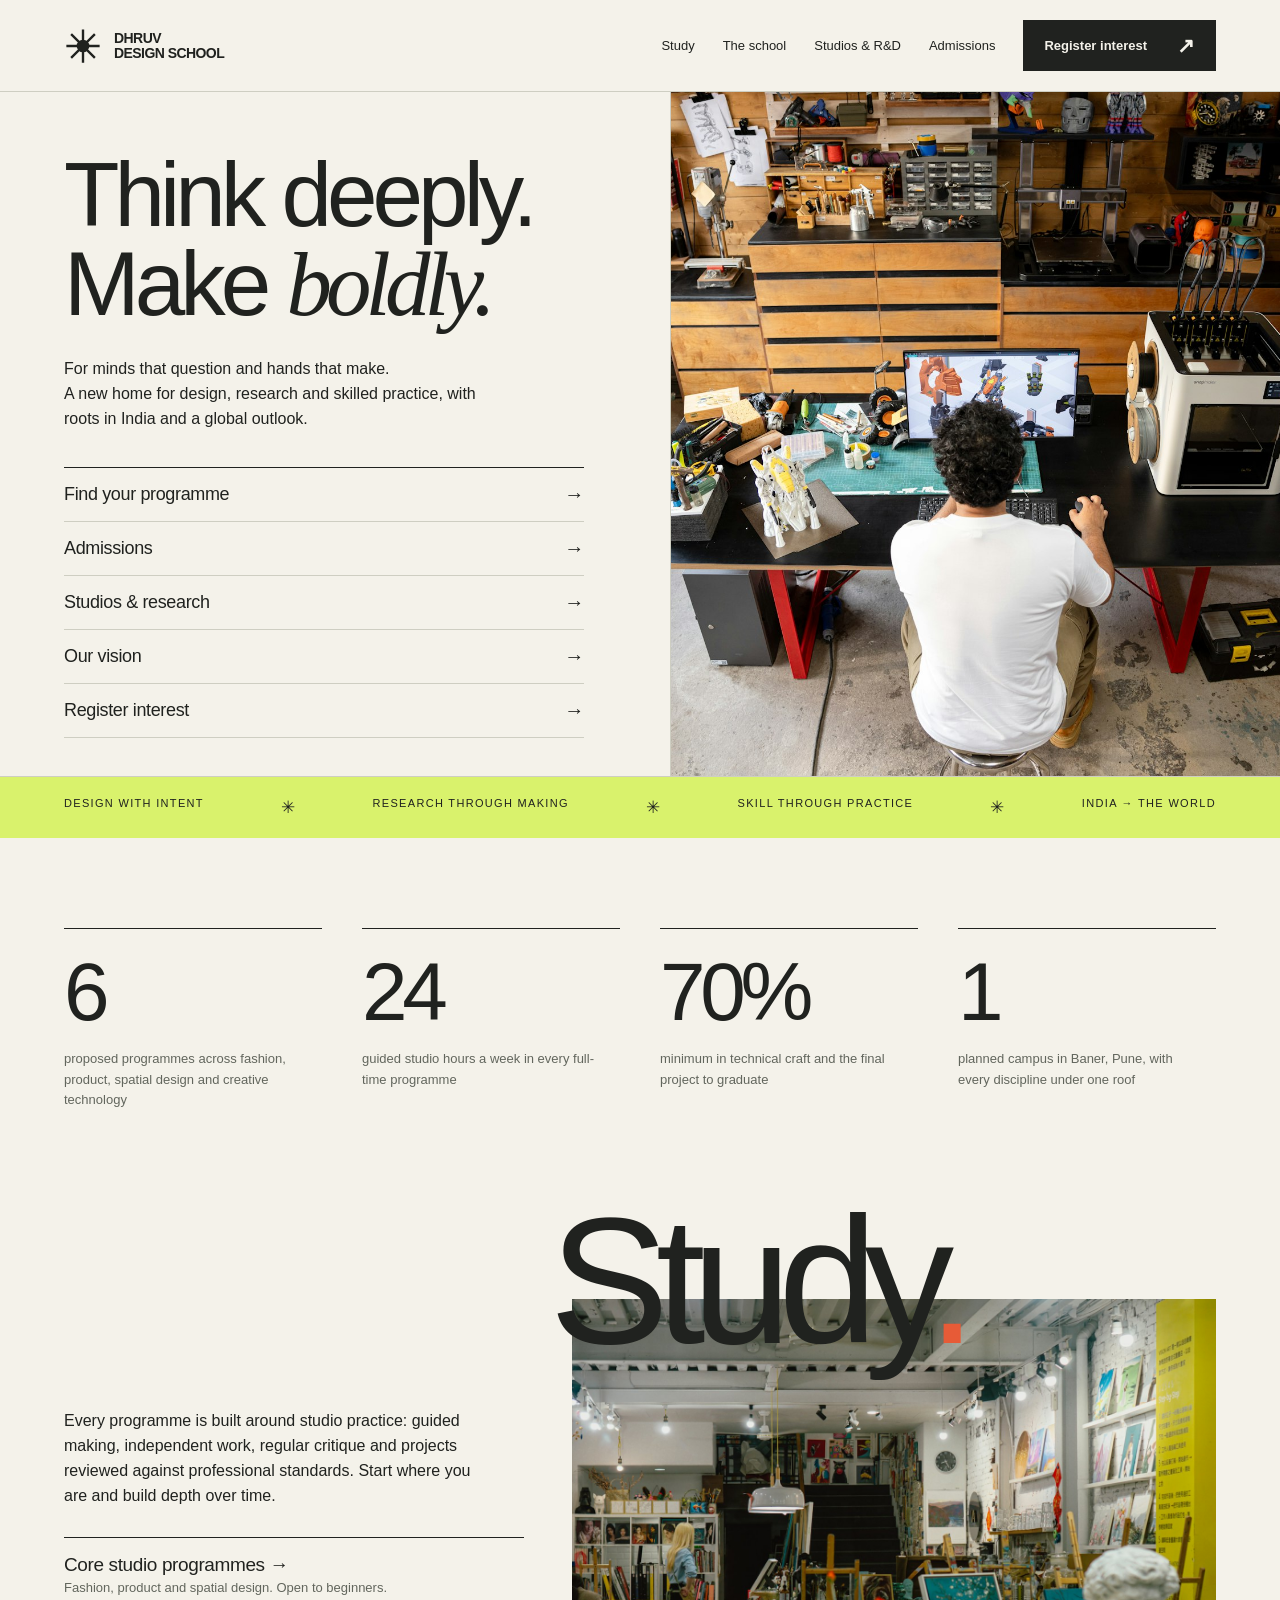
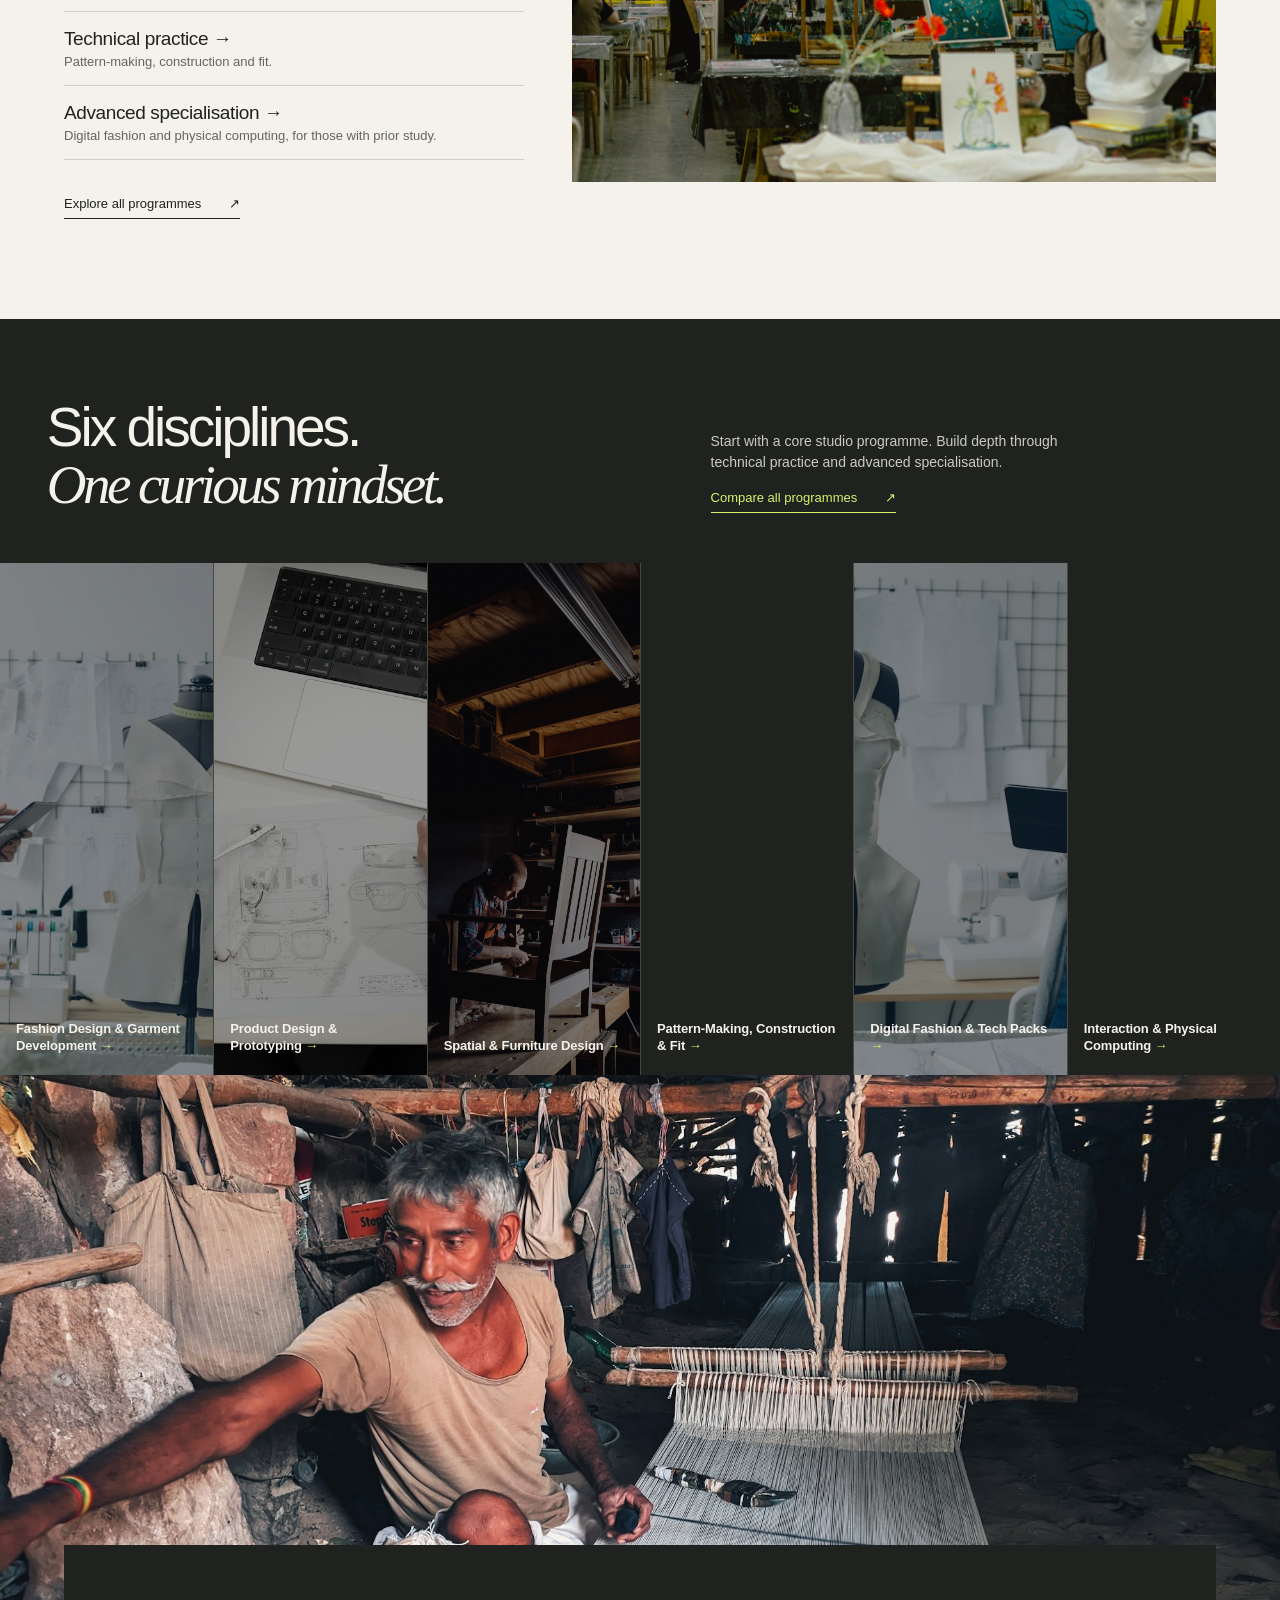
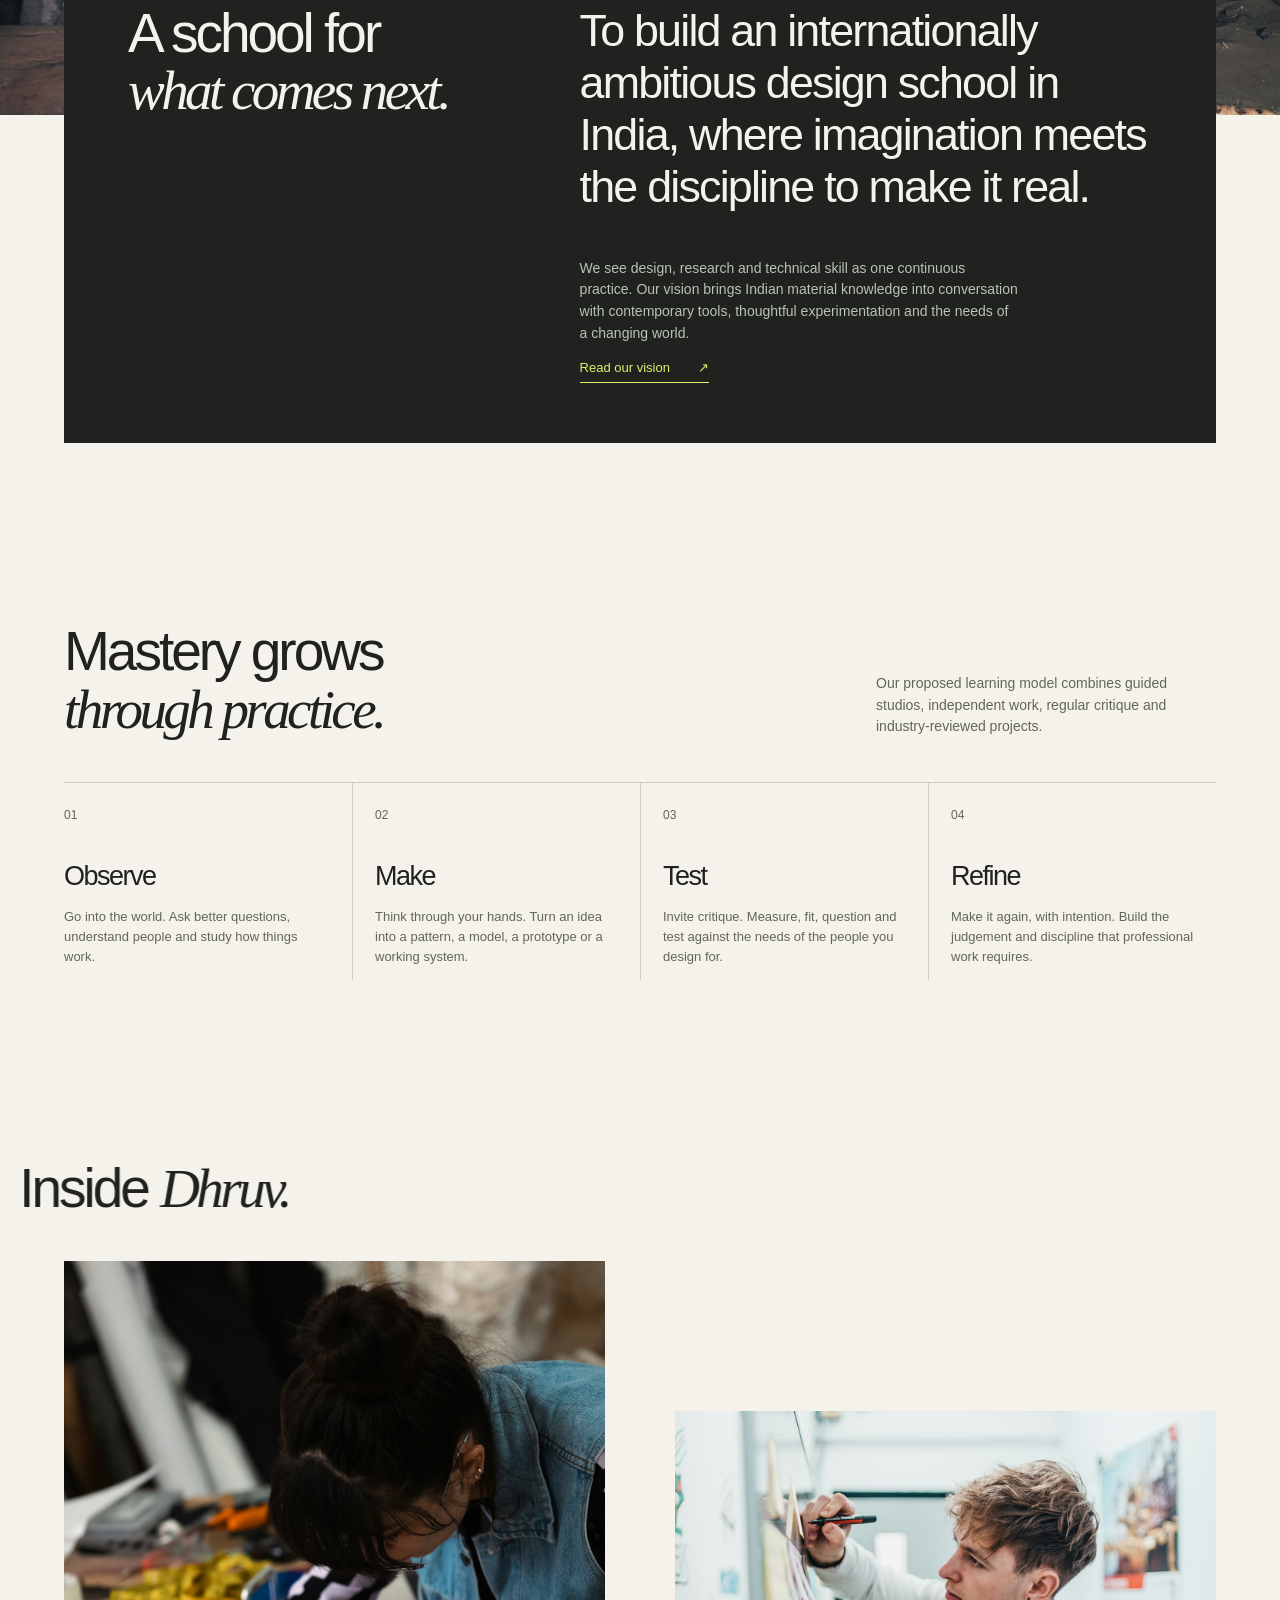
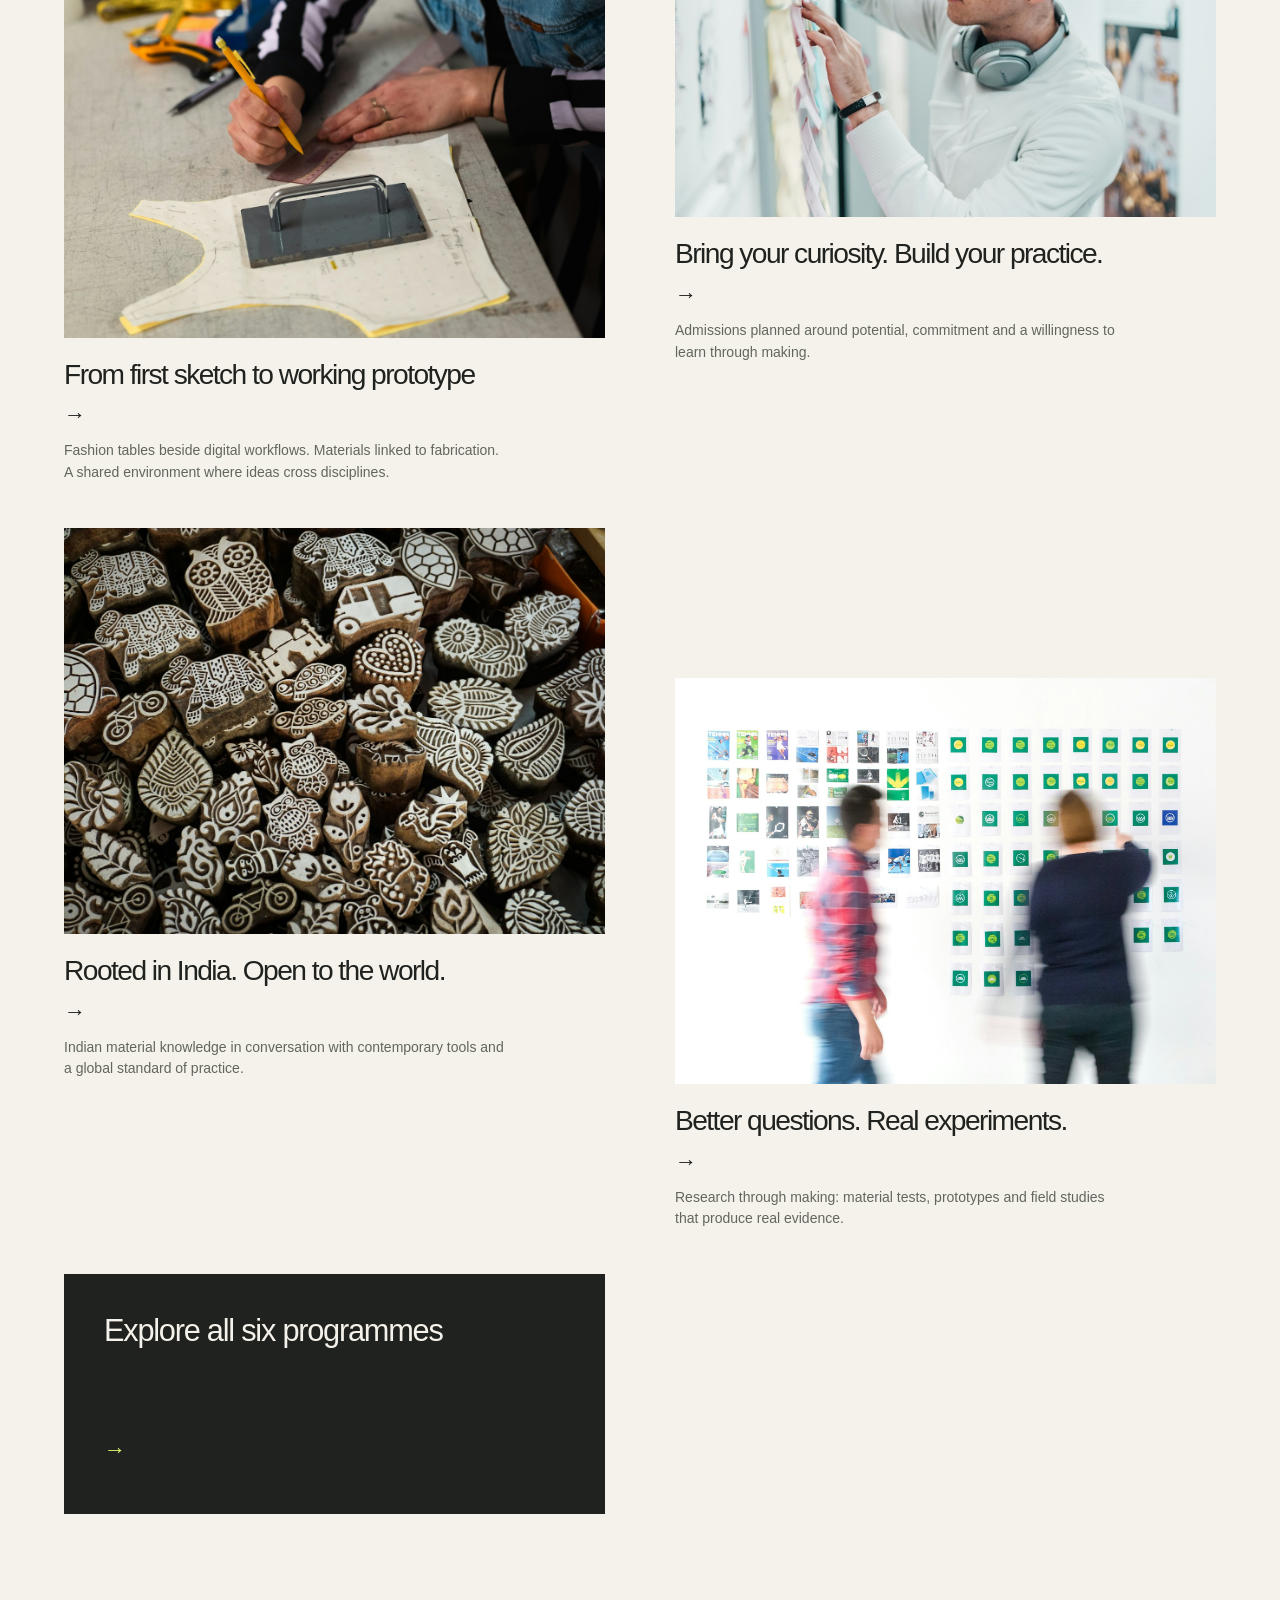
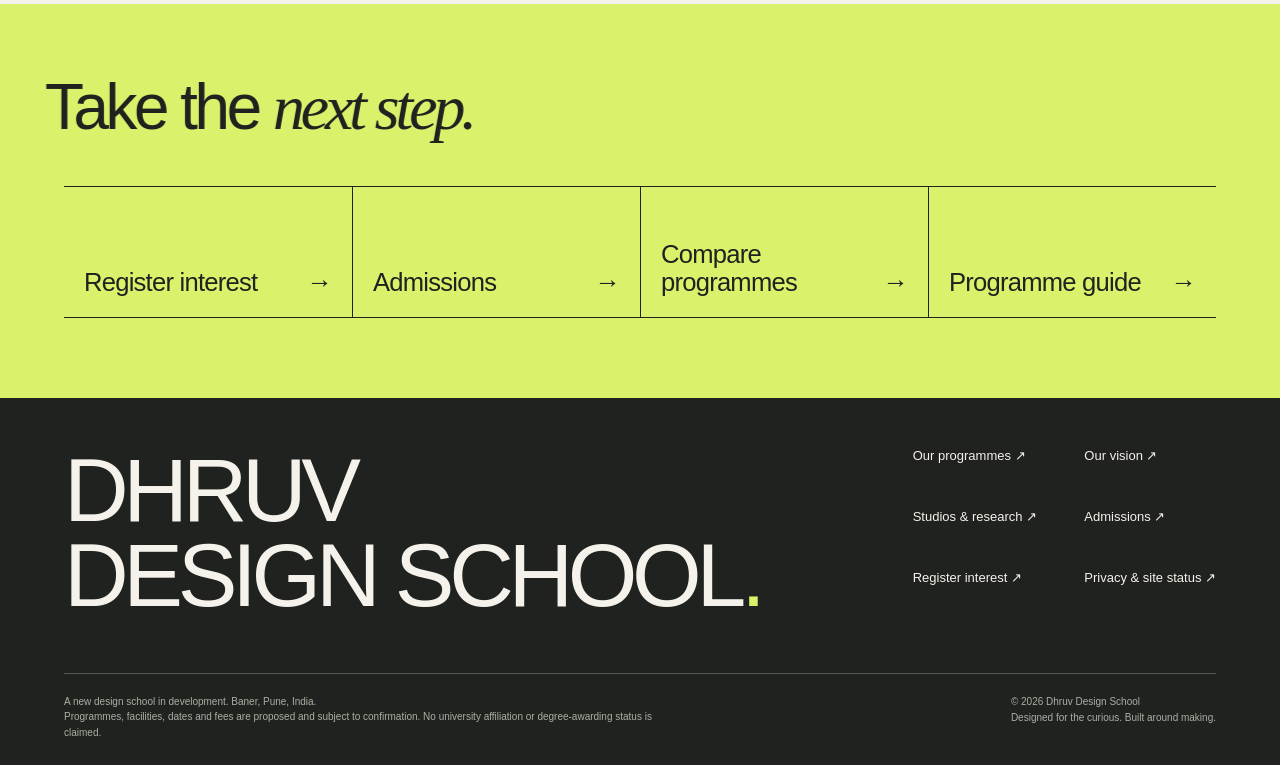
<file: index.html>
<!doctype html><html lang="en-IN"><head><meta charset="utf-8"><meta name="viewport" content="width=device-width, initial-scale=1"><title>Think deeply. Make boldly. | Dhruv Design School</title><meta name="description" content="A new design school taking shape in Baner, Pune. Explore proposed programmes in fashion, product, spatial design and creative technology."><meta name="theme-color" content="#f4f2ea"><meta name="robots" content="noindex, nofollow"><meta property="og:title" content="Think deeply. Make boldly. | Dhruv Design School"><meta property="og:description" content="A new design school taking shape in Baner, Pune. Explore proposed programmes in fashion, product, spatial design and creative technology."><meta property="og:type" content="website"><link rel="icon" href="assets/favicon.svg" type="image/svg+xml"><link rel="stylesheet" href="assets/site.css"><script src="assets/config.js" defer></script><script src="assets/site.js" defer></script></head><body><a class="skip" href="#main">Skip to content</a><header class="site-header"><a class="brand" href="index.html" aria-label="Dhruv Design School home"><svg viewBox="0 0 48 48" fill="none" xmlns="http://www.w3.org/2000/svg" aria-hidden="true"><path d="M24 3v42M3 24h42M9 9l30 30M9 39L39 9" stroke="currentColor" stroke-width="3"/><circle cx="24" cy="24" r="8" fill="currentColor"/></svg><span>DHRUV<br>DESIGN SCHOOL</span></a><button class="menu-toggle" aria-expanded="false" aria-controls="main-nav">Menu +</button><nav class="site-nav" id="main-nav" aria-label="Main navigation"><a href="programmes.html">Study</a><a href="about.html">The school</a><a href="studios.html">Studios & R&D</a><a href="admissions.html">Admissions</a><a class="button " href="register.html">Register interest<span class="arrow" aria-hidden="true">↗</span></a></nav></header><main id="main"><section class="hero"><div class="hero-copy"><h1>Think deeply.<br>Make <span class="serif">boldly.</span></h1><p class="intro">For minds that question and hands that make.<br>A new home for design, research and skilled practice, with roots in India and a global outlook.</p><ul class="quick-links"><li><a href="programmes.html">Find your programme<span aria-hidden="true">→</span></a></li><li><a href="admissions.html">Admissions<span aria-hidden="true">→</span></a></li><li><a href="studios.html">Studios & research<span aria-hidden="true">→</span></a></li><li><a href="about.html">Our vision<span aria-hidden="true">→</span></a></li><li><a href="register.html">Register interest<span aria-hidden="true">→</span></a></li></ul></div><div class="hero-art"><img src="assets/img/hero.jpg" alt="Designer at a studio workbench with a 3D printer, computer, hand tools and material drawers" decoding="async"></div></section><div class="ticker"><span>Design with intent</span><b>✳</b><span>Research through making</span><b>✳</b><span>Skill through practice</span><b>✳</b><span>India → The world</span></div>
<section class="stats container"><div><strong>6</strong><p>proposed programmes across fashion, product, spatial design and creative technology</p></div><div><strong>24</strong><p>guided studio hours a week in every full-time programme</p></div><div><strong>70%</strong><p>minimum in technical craft and the final project to graduate</p></div><div><strong>1</strong><p>planned campus in Baner, Pune, with every discipline under one roof</p></div></section><section class="academics container"><h2 class="display" data-scroll-text style="--shift:16vw">Study</h2><div class="academics-grid"><div class="academics-copy"><p>Every programme is built around studio practice: guided making, independent work, regular critique and projects reviewed against professional standards. Start where you are and build depth over time.</p><ul class="levels"><li><a href="programmes.html?level=core"><strong>Core studio programmes</strong><span>Fashion, product and spatial design. Open to beginners.</span></a></li><li><a href="programmes.html?level=technical"><strong>Technical practice</strong><span>Pattern-making, construction and fit.</span></a></li><li><a href="programmes.html?level=advanced"><strong>Advanced specialisation</strong><span>Digital fashion and physical computing, for those with prior study.</span></a></li></ul><a class="text-link" href="programmes.html">Explore all programmes <span aria-hidden="true">↗</span></a></div><div class="academics-img"><img src="assets/img/studio-campus.jpg" alt="Open art and design studio with easels and works in progress" loading="lazy" decoding="async"></div></div></section><section class="disciplines"><div class="disciplines-head container"><h2 data-scroll-text>Six disciplines.<br><span class="serif">One curious mindset.</span></h2><div><p>Start with a core studio programme. Build depth through technical practice and advanced specialisation.</p><a class="text-link" href="programmes.html">Compare all programmes <span aria-hidden="true">↗</span></a></div></div><div class="strip"><a href="fashion-design.html"><img src="assets/img/fashion-design.jpg" alt="Two fashion designers fitting a toile on a dress form" loading="lazy" decoding="async"><span>Fashion Design & Garment Development</span></a><a href="product-design.html"><img src="assets/img/product-design.jpg" alt="Designer sketching eyewear with callipers and technical drawings" loading="lazy" decoding="async"><span>Product Design & Prototyping</span></a><a href="spatial-furniture.html"><img src="assets/img/spatial-furniture.jpg" alt="Furniture maker building a chair in a workshop" loading="lazy" decoding="async"><span>Spatial & Furniture Design</span></a><a href="pattern-construction.html"><img src="assets/img/pattern-construction.jpg" alt="Hands cutting a paper sewing pattern with tailoring shears" loading="lazy" decoding="async"><span>Pattern-Making, Construction & Fit</span></a><a href="digital-fashion.html"><img src="assets/img/digital-fashion.jpg" alt="Designer reviewing a garment design on a tablet beside a dress form" loading="lazy" decoding="async"><span>Digital Fashion & Tech Packs</span></a><a href="interaction-computing.html"><img src="assets/img/interaction-computing.jpg" alt="Arduino board wired to a breadboard prototype" loading="lazy" decoding="async"><span>Interaction & Physical Computing</span></a></div></section>
<section class="statement"><div class="statement-img"><img src="assets/img/india-craft.jpg" alt="Weaver at a handloom with a block-printed textile" loading="lazy" decoding="async"></div><div class="manifesto statement-panel"><div><h2>A school for<br><span class="serif">what comes next.</span></h2></div><div><p class="big">To build an internationally ambitious design school in India, where imagination meets the discipline to make it real.</p><p class="small-copy">We see design, research and technical skill as one continuous practice. Our vision brings Indian material knowledge into conversation with contemporary tools, thoughtful experimentation and the needs of a changing world.</p><a class="text-link" href="about.html">Read our vision <span aria-hidden="true">↗</span></a></div></div></section>
<section class="section container"><div class="section-head"><div><h2>Mastery grows<br><span class="serif">through practice.</span></h2></div><p>Our proposed learning model combines guided studios, independent work, regular critique and industry-reviewed projects.</p></div><div class="method-grid"><article class="method-step"><span class="num">01</span><h3>Observe</h3><p>Go into the world. Ask better questions, understand people and study how things work.</p></article><article class="method-step"><span class="num">02</span><h3>Make</h3><p>Think through your hands. Turn an idea into a pattern, a model, a prototype or a working system.</p></article><article class="method-step"><span class="num">03</span><h3>Test</h3><p>Invite critique. Measure, fit, question and test against the needs of the people you design for.</p></article><article class="method-step"><span class="num">04</span><h3>Refine</h3><p>Make it again, with intention. Build the judgement and discipline that professional work requires.</p></article></div></section>
<section class="section container"><div class="section-head"><h2 data-scroll-text>Inside <span class="serif">Dhruv.</span></h2></div><div class="stories"><a class="story" href="studios.html"><div class="story-img"><img src="assets/img/studio-home.jpg" alt="Design student drawing at a studio worktable" loading="lazy" decoding="async"></div><h3>From first sketch to working prototype</h3><span class="story-arrow" aria-hidden="true">→</span><p>Fashion tables beside digital workflows. Materials linked to fabrication. A shared environment where ideas cross disciplines.</p></a><a class="story" href="admissions.html"><div class="story-img"><img src="assets/img/pinboard.jpg" alt="Designer pinning drawings to a studio wall" loading="lazy" decoding="async"></div><h3>Bring your curiosity. Build your practice.</h3><span class="story-arrow" aria-hidden="true">→</span><p>Admissions planned around potential, commitment and a willingness to learn through making.</p></a><a class="story" href="about.html"><div class="story-img"><img src="assets/img/craft-blocks.jpg" alt="Carved wooden blocks for Indian textile printing" loading="lazy" decoding="async"></div><h3>Rooted in India. Open to the world.</h3><span class="story-arrow" aria-hidden="true">→</span><p>Indian material knowledge in conversation with contemporary tools and a global standard of practice.</p></a><a class="story" href="studios.html"><div class="story-img"><img src="assets/img/critique-wall.jpg" alt="Designers arranging printed studies on a critique wall" loading="lazy" decoding="async"></div><h3>Better questions. Real experiments.</h3><span class="story-arrow" aria-hidden="true">→</span><p>Research through making: material tests, prototypes and field studies that produce real evidence.</p></a><a class="story-more" href="programmes.html"><span>Explore all six programmes</span><span class="story-arrow" aria-hidden="true">→</span></a></div></section><section class="next-step"><h2 data-scroll-text>Take the <span class="serif">next step.</span></h2><ul><li><a href="register.html">Register interest<span aria-hidden="true">→</span></a></li><li><a href="admissions.html">Admissions<span aria-hidden="true">→</span></a></li><li><a href="programmes.html">Compare programmes<span aria-hidden="true">→</span></a></li><li><a href="assets/programme-guide.pdf">Programme guide<span aria-hidden="true">→</span></a></li></ul></section></main><footer class="site-footer"><div class="footer-top"><a class="footer-title" href="index.html">DHRUV<br>DESIGN SCHOOL<span style="color:var(--lime)">.</span></a><div class="footer-nav"><a href="programmes.html">Our programmes ↗</a><a href="about.html">Our vision ↗</a><a href="studios.html">Studios & research ↗</a><a href="admissions.html">Admissions ↗</a><a href="register.html">Register interest ↗</a><a href="privacy.html">Privacy & site status ↗</a></div></div><div class="footer-bottom"><p>A new design school in development. Baner, Pune, India.<br>Programmes, facilities, dates and fees are proposed and subject to confirmation. No university affiliation or degree-awarding status is claimed.</p><span>© 2026 Dhruv Design School<br>Designed for the curious. Built around making.</span></div></footer></body></html>
</file>
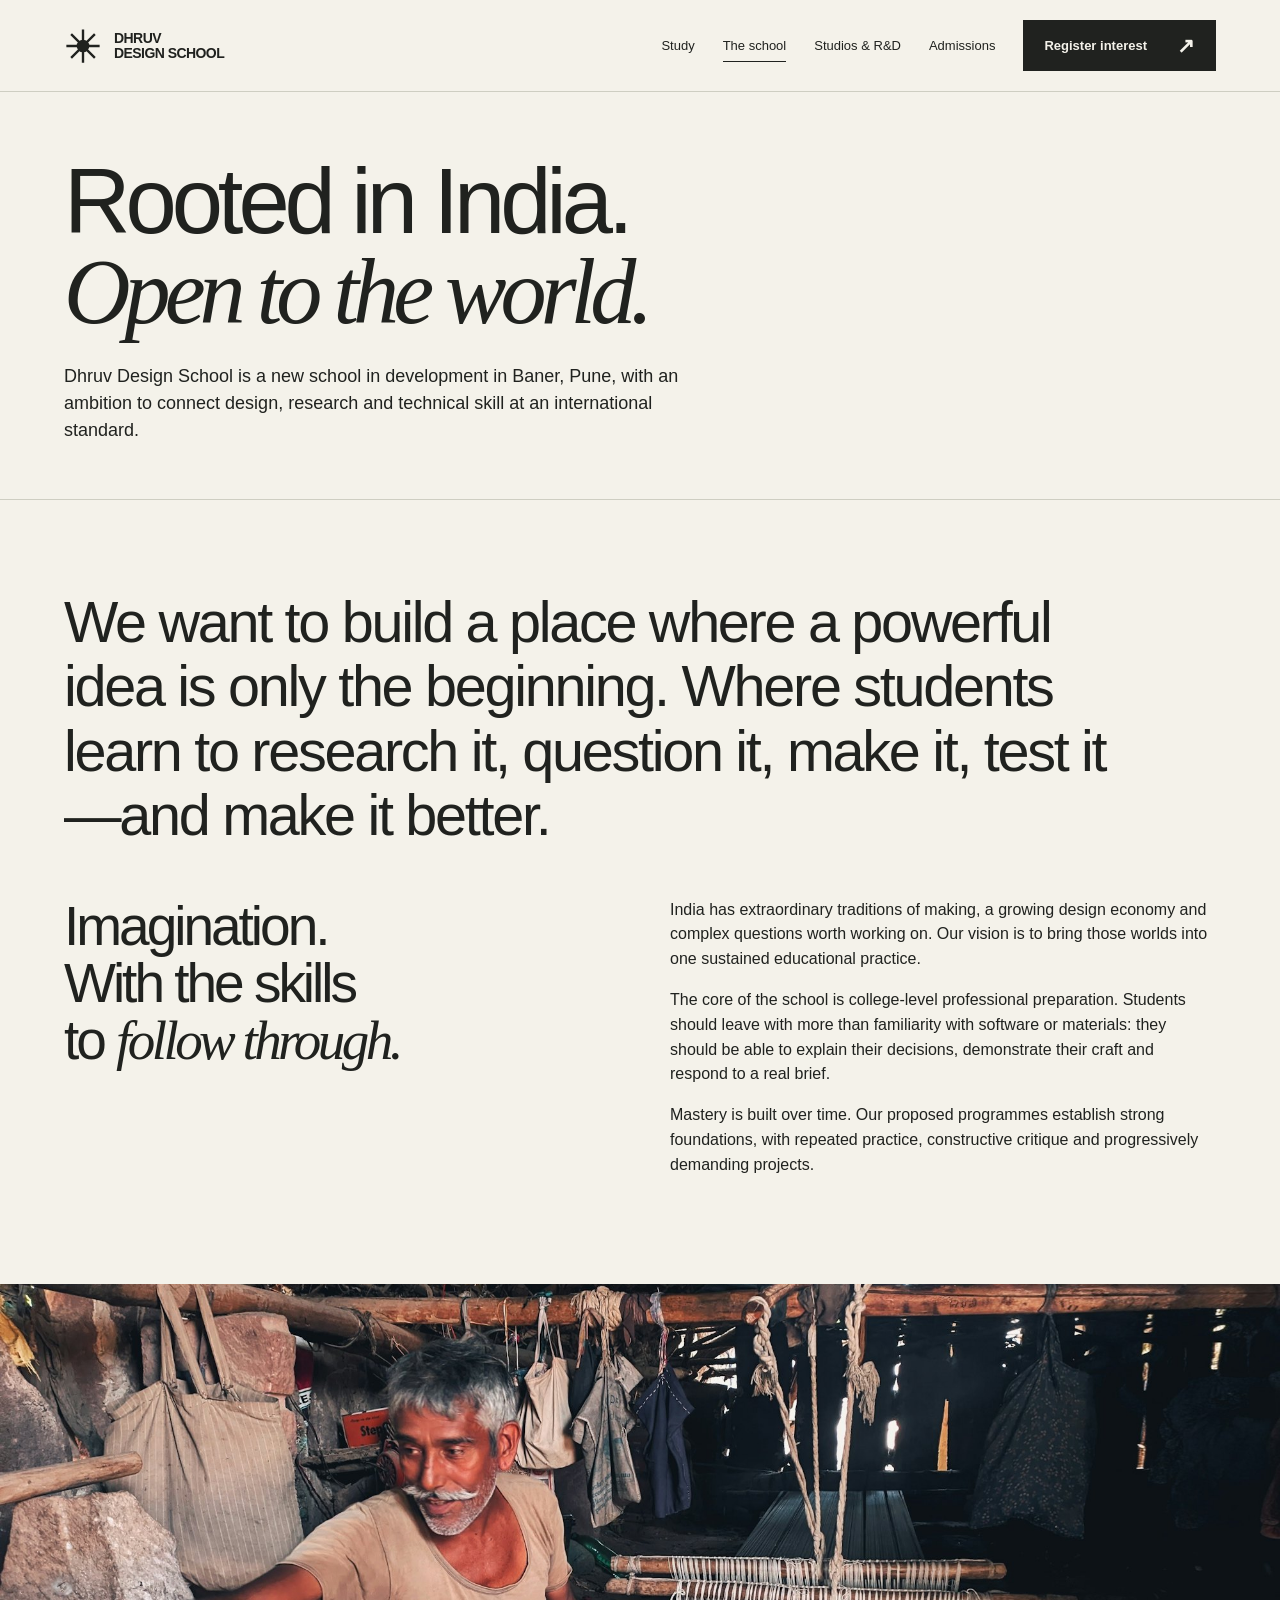
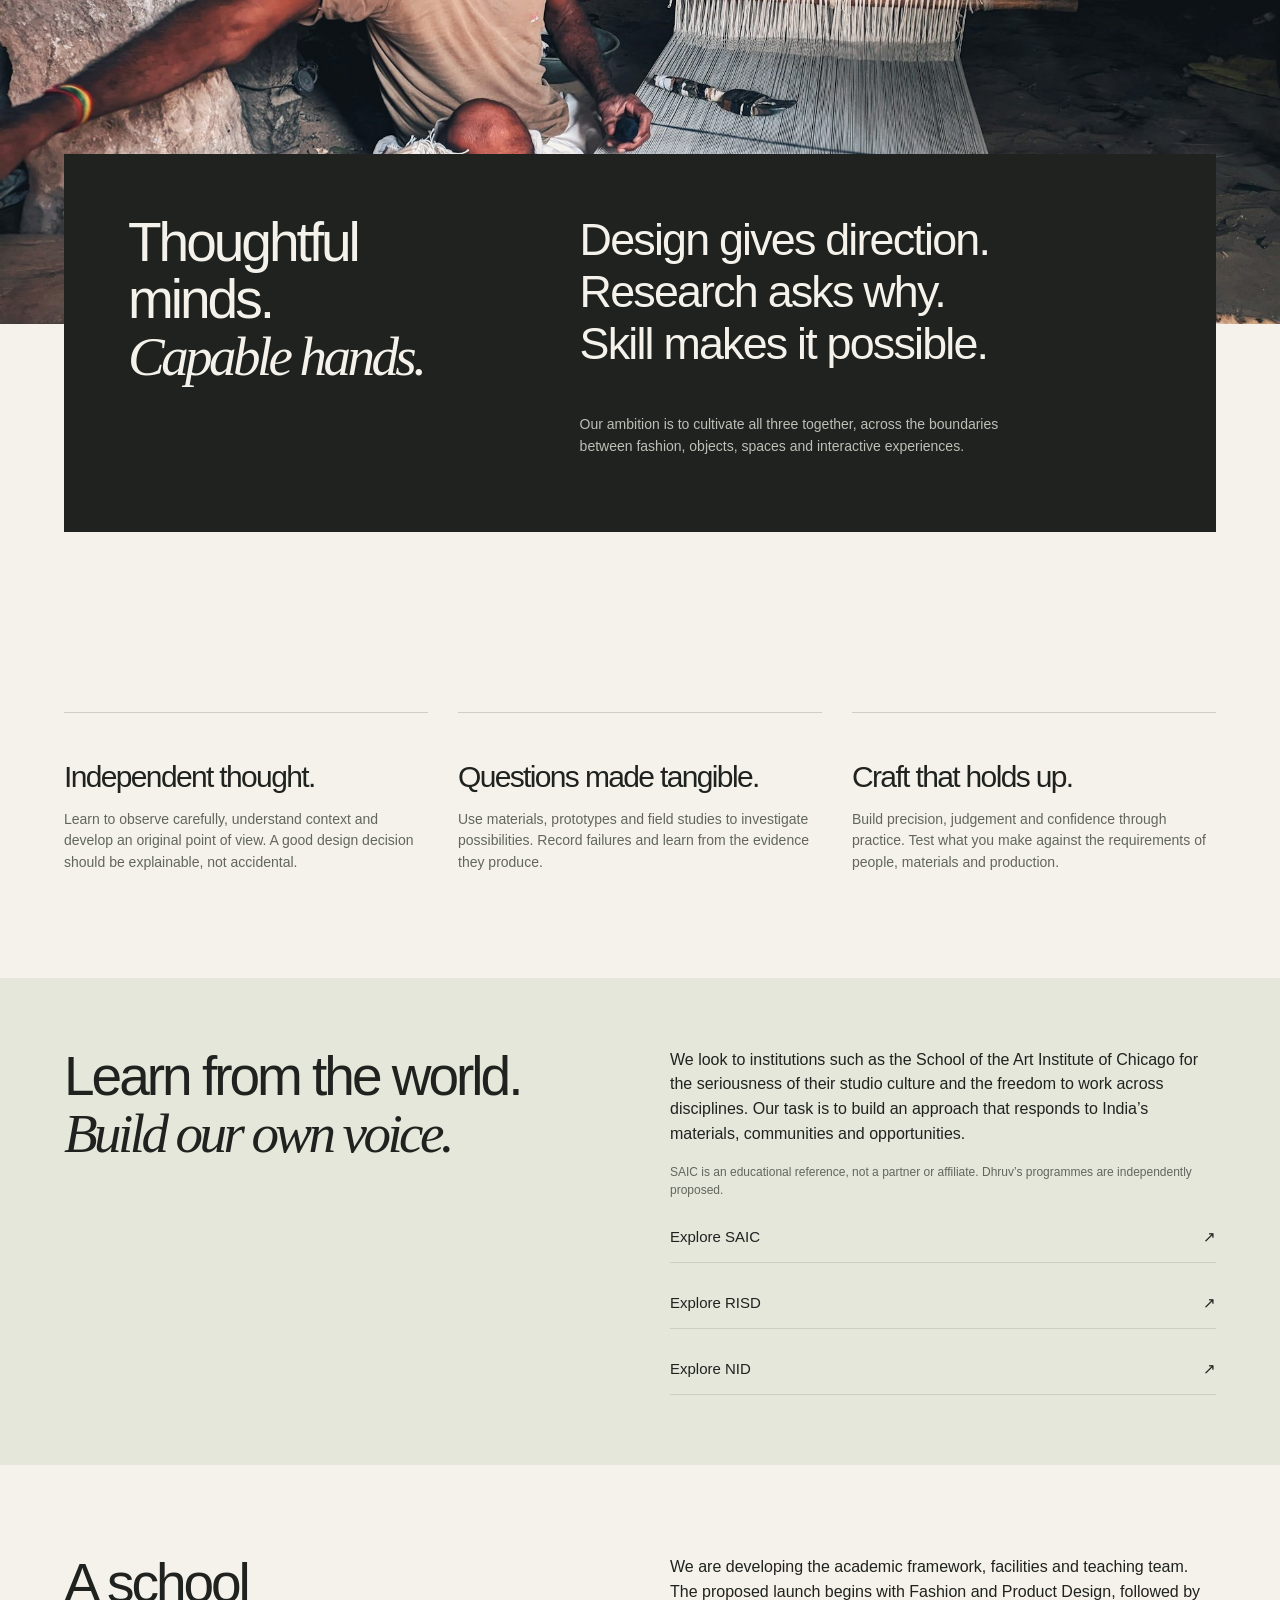
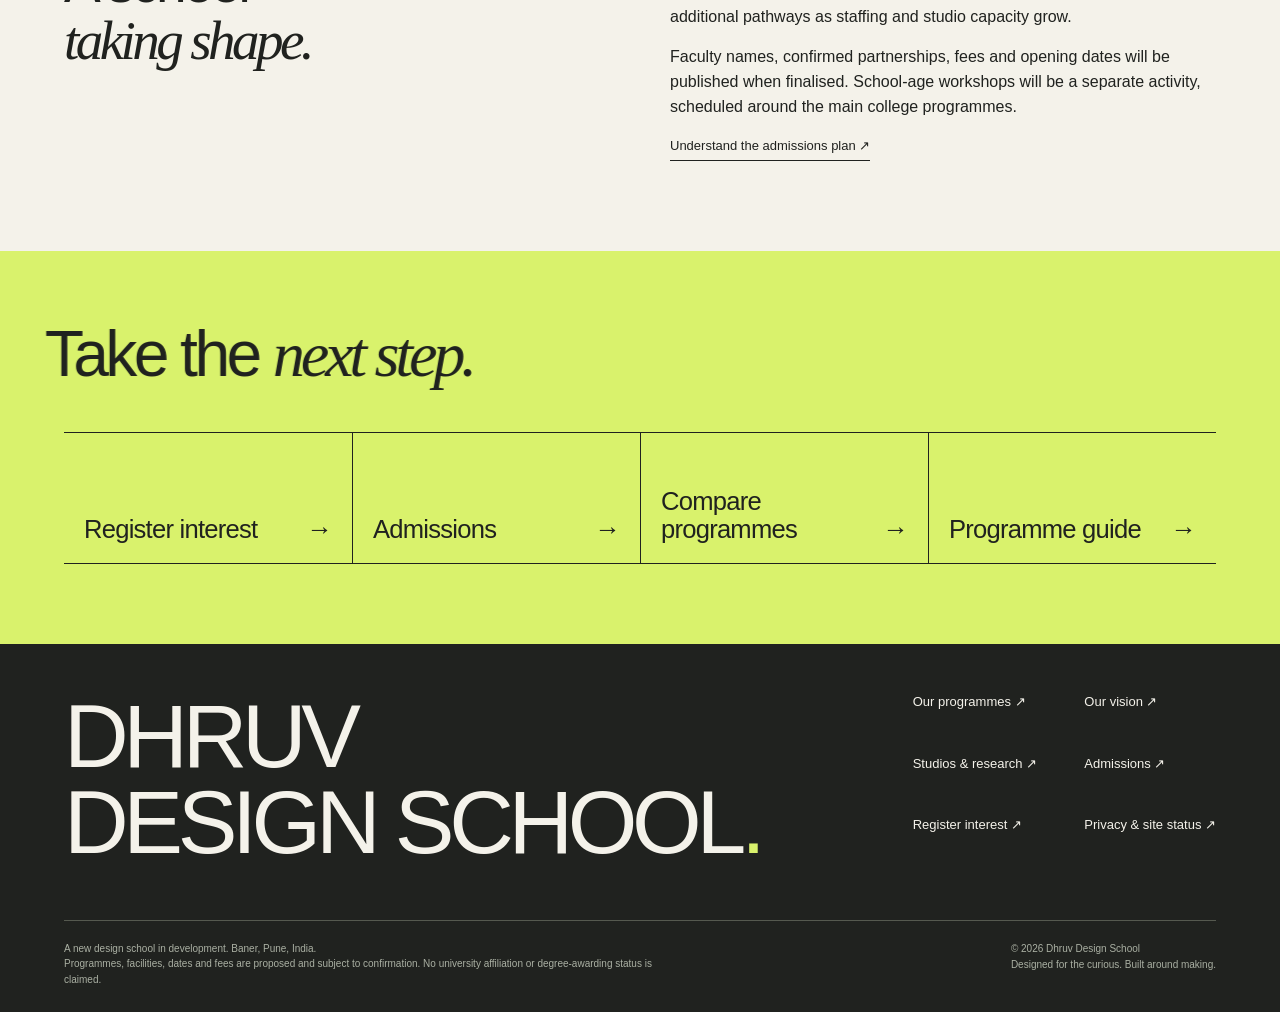
<file: about.html>
<!doctype html><html lang="en-IN"><head><meta charset="utf-8"><meta name="viewport" content="width=device-width, initial-scale=1"><title>The school &amp; our vision | Dhruv Design School</title><meta name="description" content="An internationally ambitious design school in India, centred on design, research and skilled practice."><meta name="theme-color" content="#f4f2ea"><meta name="robots" content="noindex, nofollow"><meta property="og:title" content="The school &amp; our vision | Dhruv Design School"><meta property="og:description" content="An internationally ambitious design school in India, centred on design, research and skilled practice."><meta property="og:type" content="website"><link rel="icon" href="assets/favicon.svg" type="image/svg+xml"><link rel="stylesheet" href="assets/site.css"><script src="assets/config.js" defer></script><script src="assets/site.js" defer></script></head><body><a class="skip" href="#main">Skip to content</a><header class="site-header"><a class="brand" href="index.html" aria-label="Dhruv Design School home"><svg viewBox="0 0 48 48" fill="none" xmlns="http://www.w3.org/2000/svg" aria-hidden="true"><path d="M24 3v42M3 24h42M9 9l30 30M9 39L39 9" stroke="currentColor" stroke-width="3"/><circle cx="24" cy="24" r="8" fill="currentColor"/></svg><span>DHRUV<br>DESIGN SCHOOL</span></a><button class="menu-toggle" aria-expanded="false" aria-controls="main-nav">Menu +</button><nav class="site-nav" id="main-nav" aria-label="Main navigation"><a href="programmes.html">Study</a><a href="about.html" aria-current="page">The school</a><a href="studios.html">Studios & R&D</a><a href="admissions.html">Admissions</a><a class="button " href="register.html">Register interest<span class="arrow" aria-hidden="true">↗</span></a></nav></header><main id="main"><section class="page-intro container"><h1>Rooted in India.<br><span class="serif">Open to the world.</span></h1><p class="lede">Dhruv Design School is a new school in development in Baner, Pune, with an ambition to connect design, research and technical skill at an international standard.</p></section><section class="section container"><p class="vision-block">We want to build a place where a powerful idea is only the beginning. Where students learn to research it, question it, make it, test it—and make it better.</p><div class="two-col"><div><h2>Imagination.<br>With the skills<br>to <span class="serif">follow through.</span></h2></div><div><p>India has extraordinary traditions of making, a growing design economy and complex questions worth working on. Our vision is to bring those worlds into one sustained educational practice.</p><p>The core of the school is college-level professional preparation. Students should leave with more than familiarity with software or materials: they should be able to explain their decisions, demonstrate their craft and respond to a real brief.</p><p>Mastery is built over time. Our proposed programmes establish strong foundations, with repeated practice, constructive critique and progressively demanding projects.</p></div></div></section><section class="statement"><div class="statement-img"><img src="assets/img/india-craft.jpg" alt="Weaver at a handloom with a block-printed textile" loading="lazy" decoding="async"></div><div class="manifesto statement-panel"><div><h2>Thoughtful minds.<br><span class="serif">Capable hands.</span></h2></div><div><p class="big">Design gives direction.<br>Research asks why.<br>Skill makes it possible.</p><p class="small-copy">Our ambition is to cultivate all three together, across the boundaries between fashion, objects, spaces and interactive experiences.</p></div></div></section><section class="section container"><div class="principles"><article><h3>Independent thought.</h3><p>Learn to observe carefully, understand context and develop an original point of view. A good design decision should be explainable, not accidental.</p></article><article><h3>Questions made tangible.</h3><p>Use materials, prototypes and field studies to investigate possibilities. Record failures and learn from the evidence they produce.</p></article><article><h3>Craft that holds up.</h3><p>Build precision, judgement and confidence through practice. Test what you make against the requirements of people, materials and production.</p></article></div></section><section class="split-panel"><div><h2>Learn from the world.<br><span class="serif">Build our own voice.</span></h2></div><div><p>We look to institutions such as the School of the Art Institute of Chicago for the seriousness of their studio culture and the freedom to work across disciplines. Our task is to build an approach that responds to India’s materials, communities and opportunities.</p><p class="research-note">SAIC is an educational reference, not a partner or affiliate. Dhruv’s programmes are independently proposed.</p><div class="reading-list"><a href="https://www.saic.edu/" target="_blank" rel="noopener">Explore SAIC <span>↗</span></a><a href="https://www.risd.edu/" target="_blank" rel="noopener">Explore RISD <span>↗</span></a><a href="https://www.nid.edu/" target="_blank" rel="noopener">Explore NID <span>↗</span></a></div></div></section><section class="section container"><div class="two-col"><h2>A school<br><span class="serif">taking shape.</span></h2><div><p>We are developing the academic framework, facilities and teaching team. The proposed launch begins with Fashion and Product Design, followed by additional pathways as staffing and studio capacity grow.</p><p>Faculty names, confirmed partnerships, fees and opening dates will be published when finalised. School-age workshops will be a separate activity, scheduled around the main college programmes.</p><a class="text-link" href="admissions.html">Understand the admissions plan ↗</a></div></div></section><section class="next-step"><h2 data-scroll-text>Take the <span class="serif">next step.</span></h2><ul><li><a href="register.html">Register interest<span aria-hidden="true">→</span></a></li><li><a href="admissions.html">Admissions<span aria-hidden="true">→</span></a></li><li><a href="programmes.html">Compare programmes<span aria-hidden="true">→</span></a></li><li><a href="assets/programme-guide.pdf">Programme guide<span aria-hidden="true">→</span></a></li></ul></section></main><footer class="site-footer"><div class="footer-top"><a class="footer-title" href="index.html">DHRUV<br>DESIGN SCHOOL<span style="color:var(--lime)">.</span></a><div class="footer-nav"><a href="programmes.html">Our programmes ↗</a><a href="about.html">Our vision ↗</a><a href="studios.html">Studios & research ↗</a><a href="admissions.html">Admissions ↗</a><a href="register.html">Register interest ↗</a><a href="privacy.html">Privacy & site status ↗</a></div></div><div class="footer-bottom"><p>A new design school in development. Baner, Pune, India.<br>Programmes, facilities, dates and fees are proposed and subject to confirmation. No university affiliation or degree-awarding status is claimed.</p><span>© 2026 Dhruv Design School<br>Designed for the curious. Built around making.</span></div></footer></body></html>
</file>
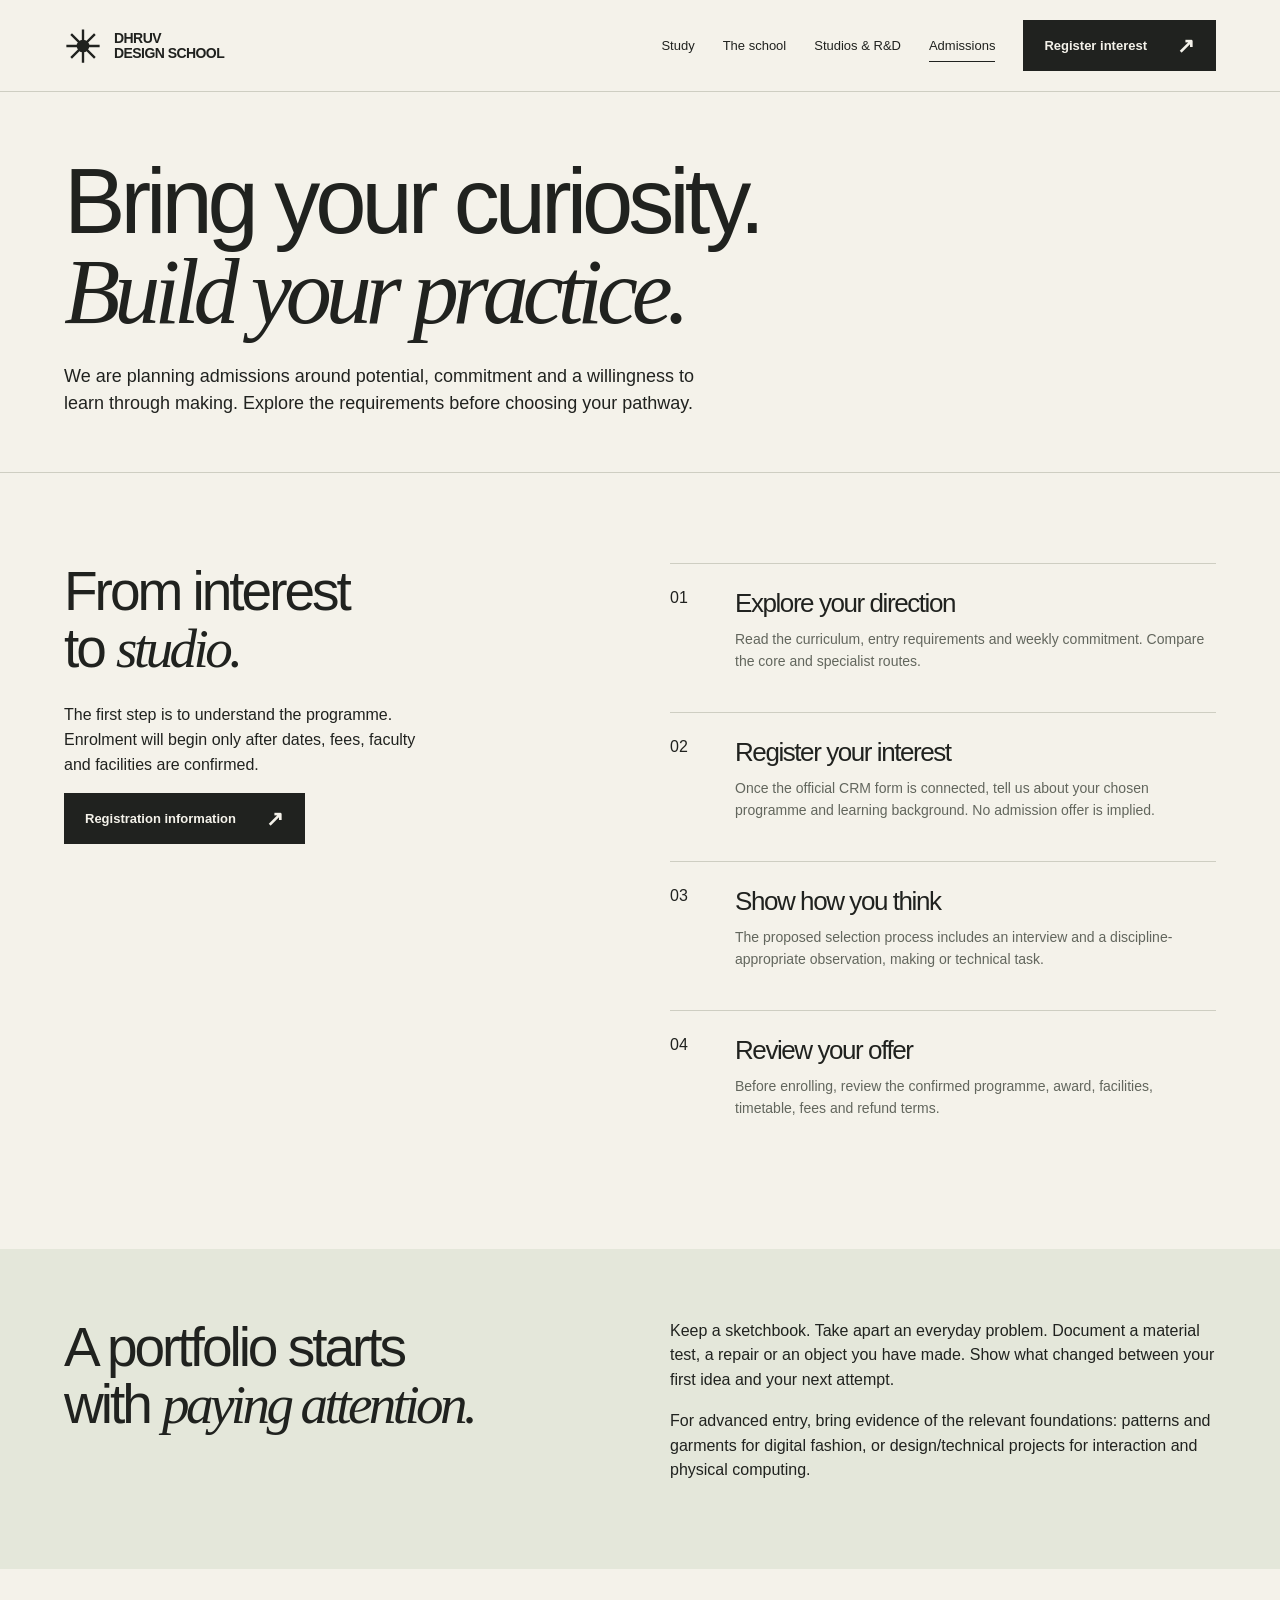
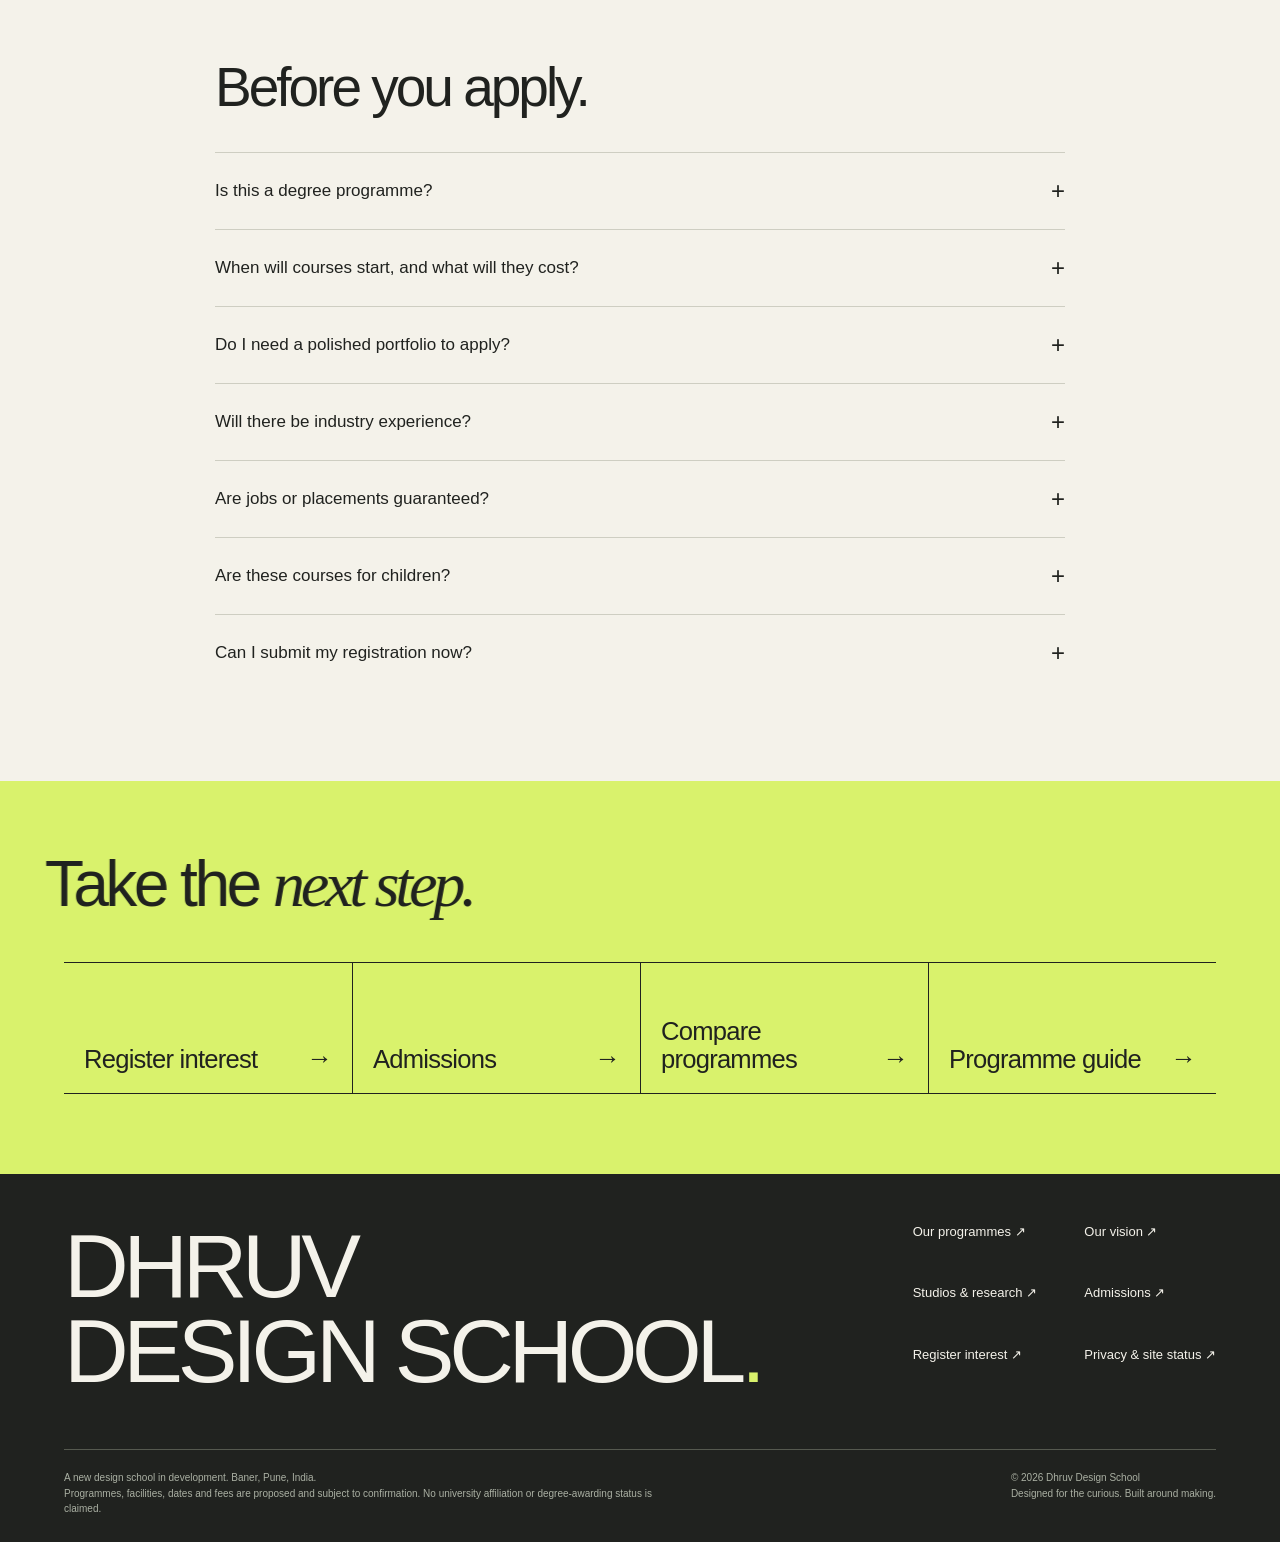
<file: admissions.html>
<!doctype html><html lang="en-IN"><head><meta charset="utf-8"><meta name="viewport" content="width=device-width, initial-scale=1"><title>Admissions | Dhruv Design School</title><meta name="description" content="Understand the proposed admissions process, portfolio preparation, entry requirements and current programme status."><meta name="theme-color" content="#f4f2ea"><meta name="robots" content="noindex, nofollow"><meta property="og:title" content="Admissions | Dhruv Design School"><meta property="og:description" content="Understand the proposed admissions process, portfolio preparation, entry requirements and current programme status."><meta property="og:type" content="website"><link rel="icon" href="assets/favicon.svg" type="image/svg+xml"><link rel="stylesheet" href="assets/site.css"><script src="assets/config.js" defer></script><script src="assets/site.js" defer></script></head><body><a class="skip" href="#main">Skip to content</a><header class="site-header"><a class="brand" href="index.html" aria-label="Dhruv Design School home"><svg viewBox="0 0 48 48" fill="none" xmlns="http://www.w3.org/2000/svg" aria-hidden="true"><path d="M24 3v42M3 24h42M9 9l30 30M9 39L39 9" stroke="currentColor" stroke-width="3"/><circle cx="24" cy="24" r="8" fill="currentColor"/></svg><span>DHRUV<br>DESIGN SCHOOL</span></a><button class="menu-toggle" aria-expanded="false" aria-controls="main-nav">Menu +</button><nav class="site-nav" id="main-nav" aria-label="Main navigation"><a href="programmes.html">Study</a><a href="about.html">The school</a><a href="studios.html">Studios & R&D</a><a href="admissions.html" aria-current="page">Admissions</a><a class="button " href="register.html">Register interest<span class="arrow" aria-hidden="true">↗</span></a></nav></header><main id="main"><section class="page-intro container"><h1>Bring your curiosity.<br><span class="serif">Build your practice.</span></h1><p class="lede">We are planning admissions around potential, commitment and a willingness to learn through making. Explore the requirements before choosing your pathway.</p></section><section class="section container"><div class="two-col"><div><h2>From interest<br>to <span class="serif">studio.</span></h2><p style="margin-top:25px;max-width:380px">The first step is to understand the programme. Enrolment will begin only after dates, fees, faculty and facilities are confirmed.</p><a class="button " href="register.html">Registration information<span class="arrow" aria-hidden="true">↗</span></a></div><ol class="admission-steps"><li><span>01</span><div><h3>Explore your direction</h3><p>Read the curriculum, entry requirements and weekly commitment. Compare the core and specialist routes.</p></div></li><li><span>02</span><div><h3>Register your interest</h3><p>Once the official CRM form is connected, tell us about your chosen programme and learning background. No admission offer is implied.</p></div></li><li><span>03</span><div><h3>Show how you think</h3><p>The proposed selection process includes an interview and a discipline-appropriate observation, making or technical task.</p></div></li><li><span>04</span><div><h3>Review your offer</h3><p>Before enrolling, review the confirmed programme, award, facilities, timetable, fees and refund terms.</p></div></li></ol></div></section><section class="split-panel"><div><h2>A portfolio starts<br>with <span class="serif">paying attention.</span></h2></div><div><p>Keep a sketchbook. Take apart an everyday problem. Document a material test, a repair or an object you have made. Show what changed between your first idea and your next attempt.</p><p>For advanced entry, bring evidence of the relevant foundations: patterns and garments for digital fashion, or design/technical projects for interaction and physical computing.</p></div></section><section class="section container"><div class="faq"><h2>Before you apply.</h2><details><summary>Is this a degree programme?</summary><p>The current proposal is for institute certificate programmes. No university affiliation or degree equivalence is claimed. Confirmed awarding arrangements will be published before enrolment.</p></details><details><summary>When will courses start, and what will they cost?</summary><p>Start dates and fees are being finalised. The website will be updated with the confirmed schedule, fee inclusions and payment/refund terms before students are asked to enrol.</p></details><details><summary>Do I need a polished portfolio to apply?</summary><p>The proposed core admissions process values observation, curiosity and willingness to make. Simple sketches, experiments and personal projects can help show your thinking. Advanced programmes require relevant prior learning.</p></details><details><summary>Will there be industry experience?</summary><p>The proposed core programmes include 12 weeks of supervised industry work. The one-year full-time pathways include 8 weeks. A placement or externally mentored live studio brief is planned; specific partners and placements are not yet confirmed.</p></details><details><summary>Are jobs or placements guaranteed?</summary><p>No. The programmes are designed around professional readiness, practical work and portfolio development. Employment depends on individual performance, opportunities and employer requirements.</p></details><details><summary>Are these courses for children?</summary><p>The main programmes are college-level pathways. School-age workshops will be separate and scheduled in spare studio time.</p></details><details><summary>Can I submit my registration now?</summary><p>The registration section is being prepared for the school’s CRM form. Until that integration is connected, the on-page form is a preview only and does not submit or store your information.</p></details></div></section><section class="next-step"><h2 data-scroll-text>Take the <span class="serif">next step.</span></h2><ul><li><a href="register.html">Register interest<span aria-hidden="true">→</span></a></li><li><a href="admissions.html">Admissions<span aria-hidden="true">→</span></a></li><li><a href="programmes.html">Compare programmes<span aria-hidden="true">→</span></a></li><li><a href="assets/programme-guide.pdf">Programme guide<span aria-hidden="true">→</span></a></li></ul></section></main><footer class="site-footer"><div class="footer-top"><a class="footer-title" href="index.html">DHRUV<br>DESIGN SCHOOL<span style="color:var(--lime)">.</span></a><div class="footer-nav"><a href="programmes.html">Our programmes ↗</a><a href="about.html">Our vision ↗</a><a href="studios.html">Studios & research ↗</a><a href="admissions.html">Admissions ↗</a><a href="register.html">Register interest ↗</a><a href="privacy.html">Privacy & site status ↗</a></div></div><div class="footer-bottom"><p>A new design school in development. Baner, Pune, India.<br>Programmes, facilities, dates and fees are proposed and subject to confirmation. No university affiliation or degree-awarding status is claimed.</p><span>© 2026 Dhruv Design School<br>Designed for the curious. Built around making.</span></div></footer></body></html>
</file>
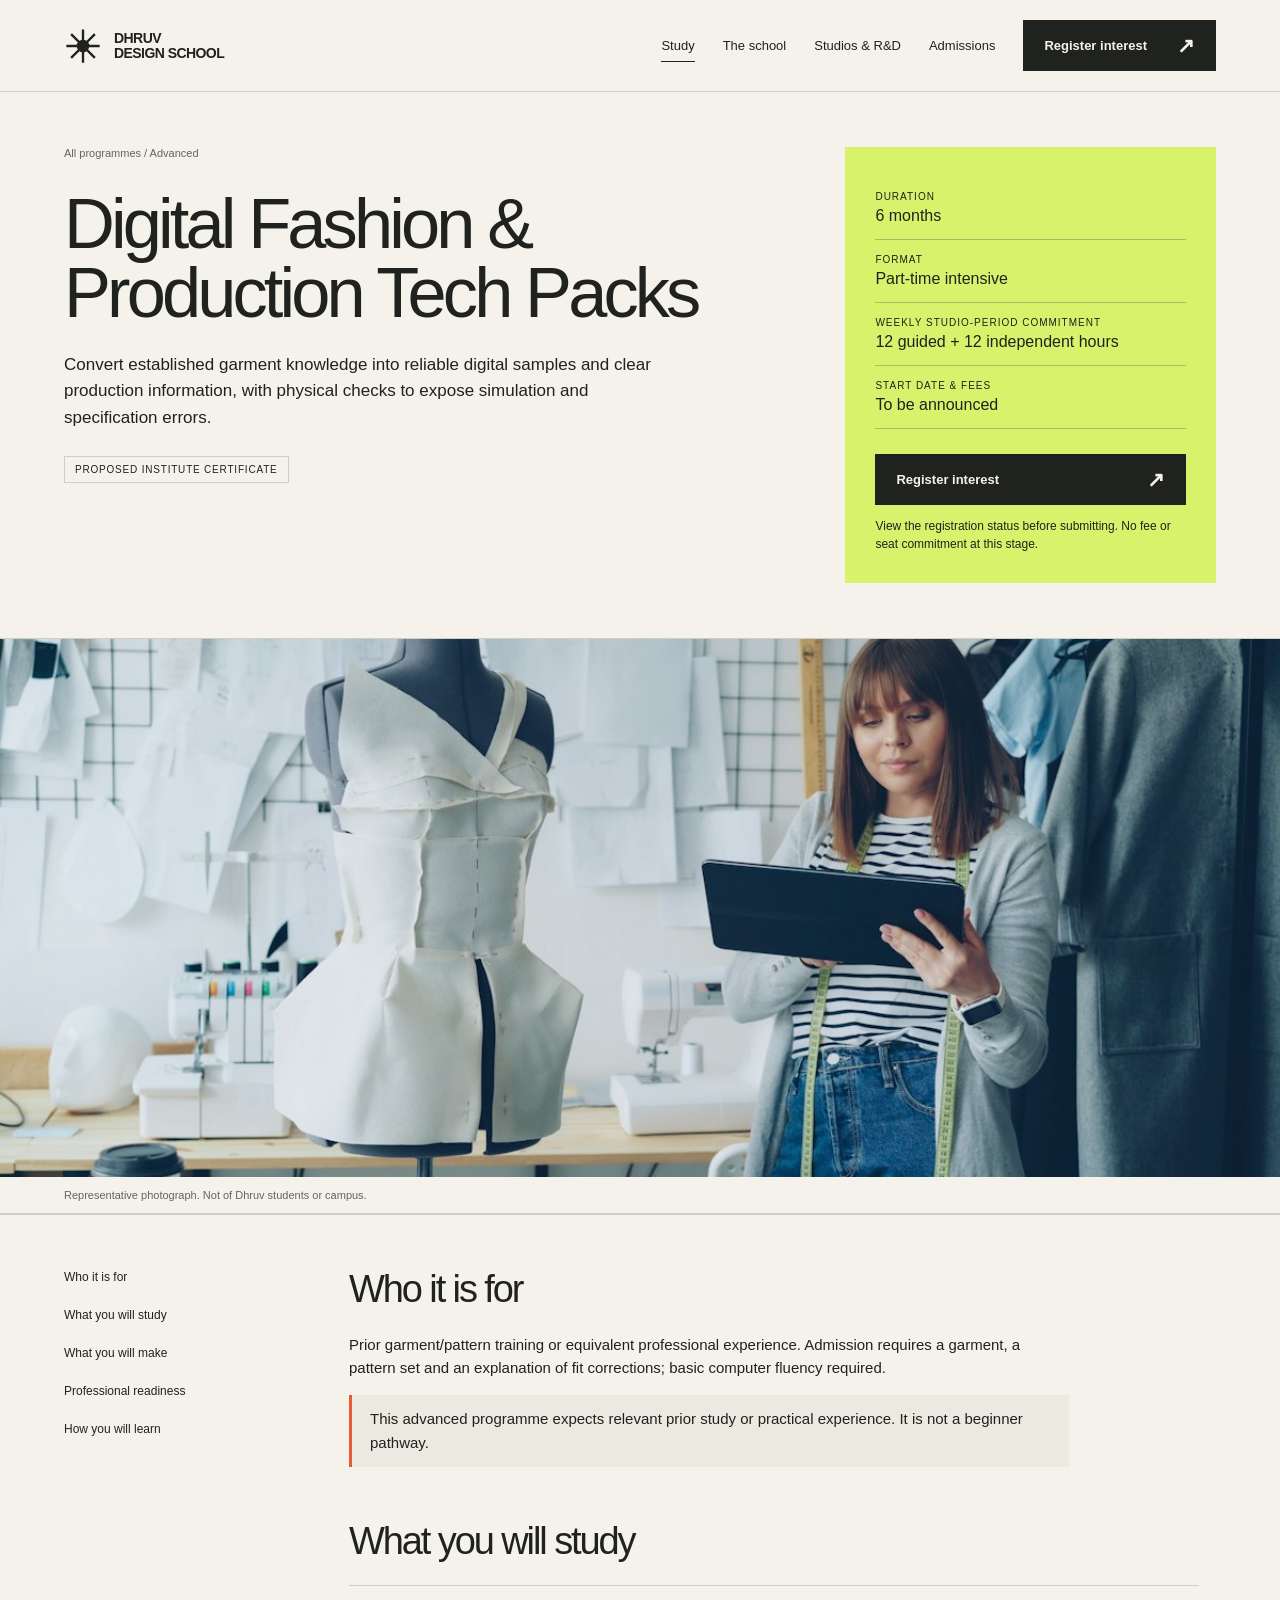
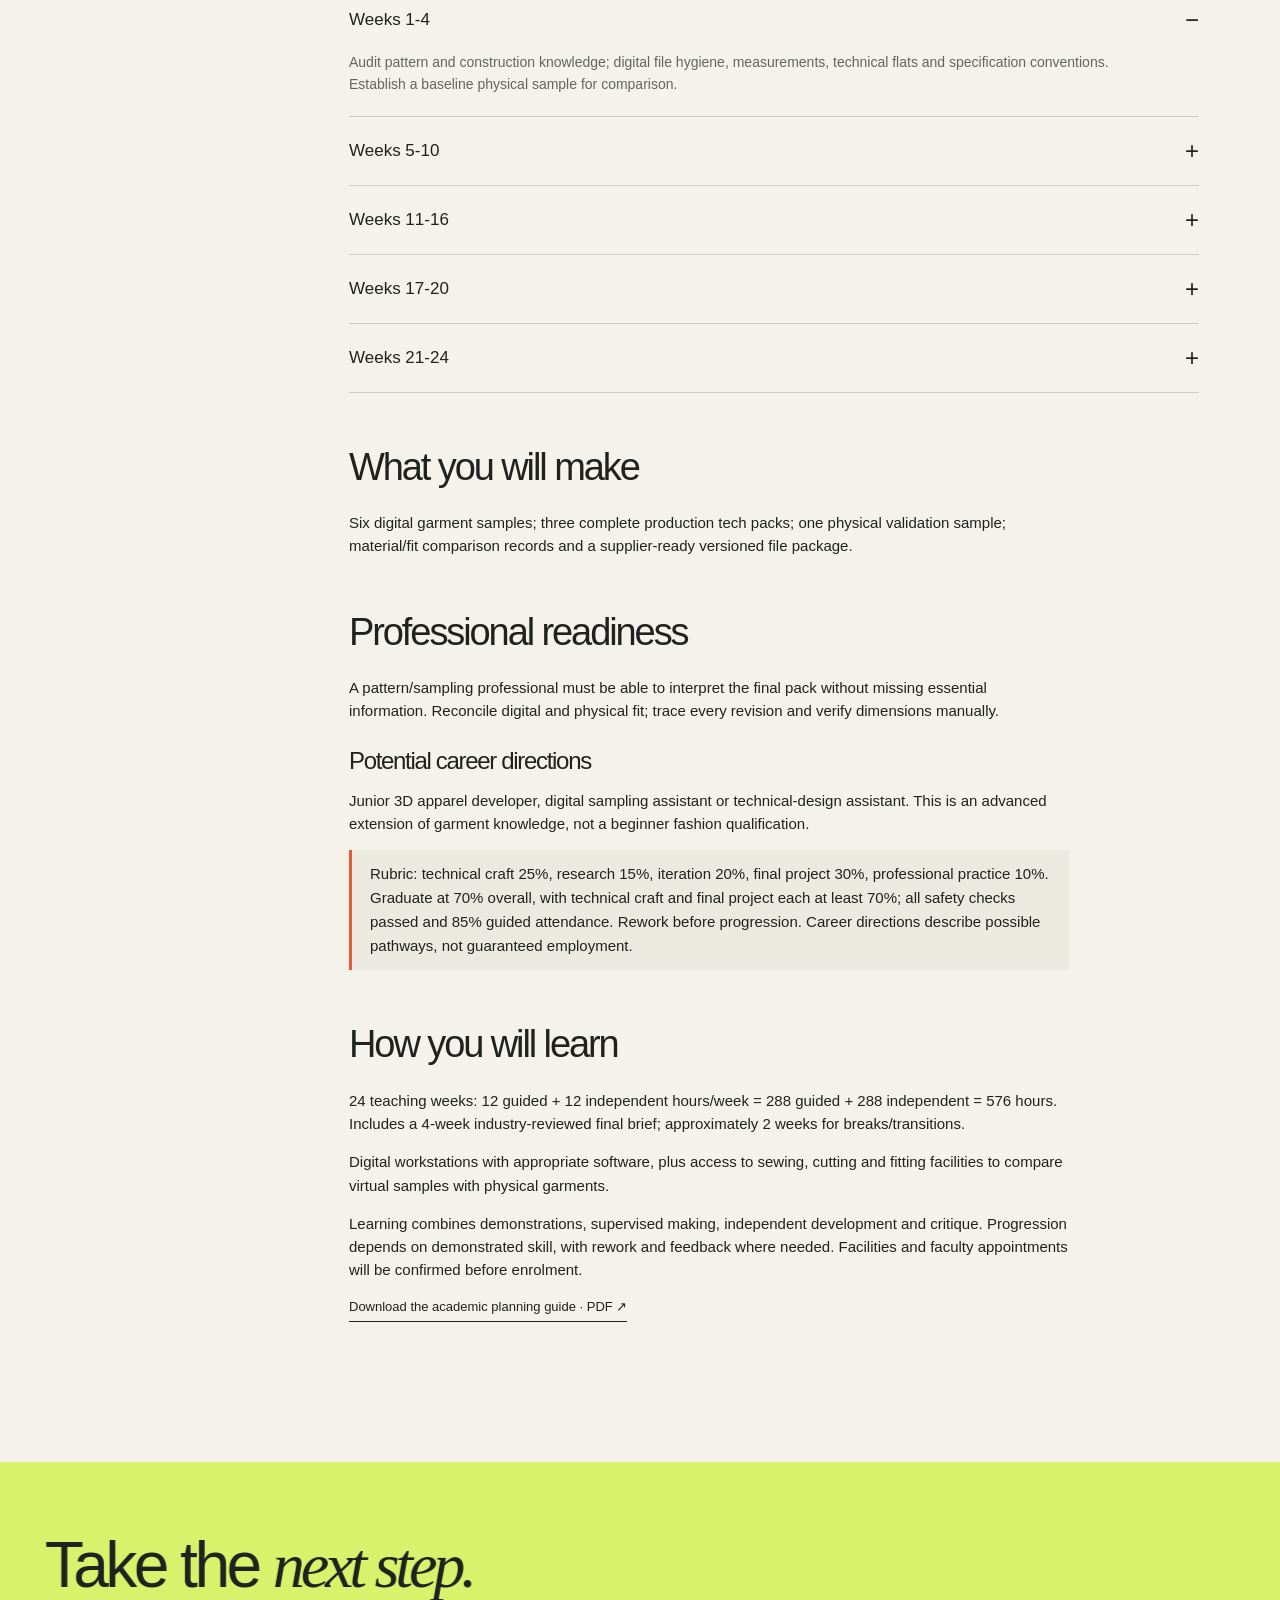
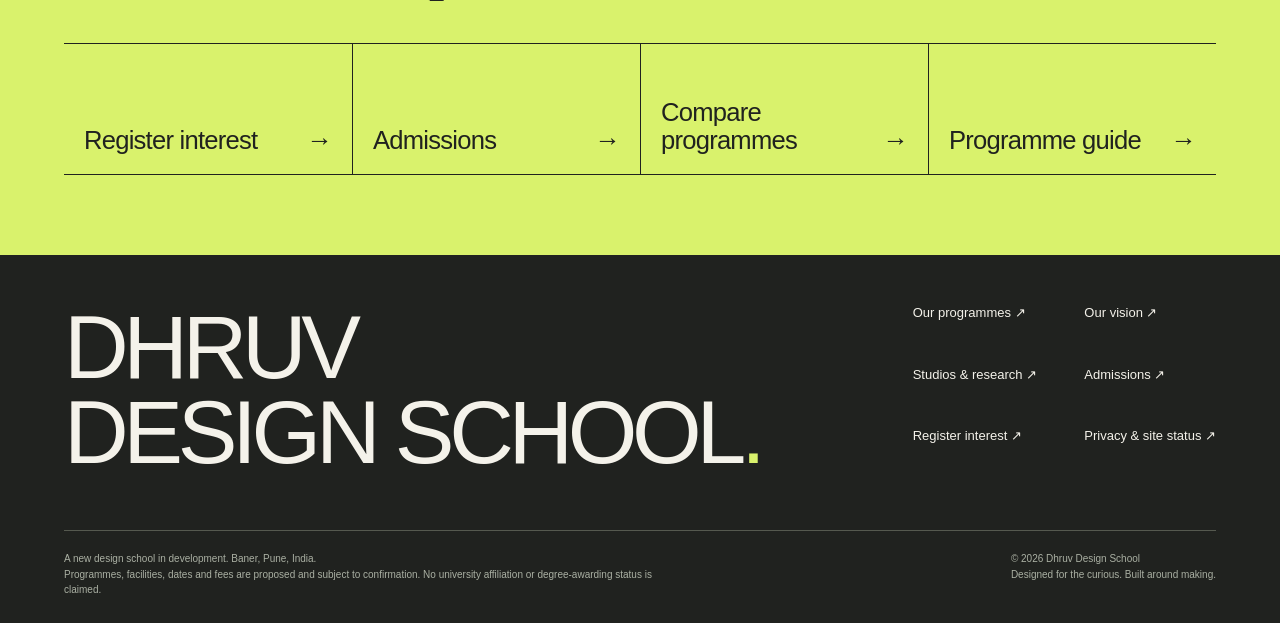
<file: digital-fashion.html>
<!doctype html><html lang="en-IN"><head><meta charset="utf-8"><meta name="viewport" content="width=device-width, initial-scale=1"><title>Digital Fashion &amp; Production Tech Packs | Dhruv Design School</title><meta name="description" content="Convert established garment knowledge into reliable digital samples and clear production information, with physical checks to expose simulation and specification errors."><meta name="theme-color" content="#f4f2ea"><meta name="robots" content="noindex, nofollow"><meta property="og:title" content="Digital Fashion &amp; Production Tech Packs | Dhruv Design School"><meta property="og:description" content="Convert established garment knowledge into reliable digital samples and clear production information, with physical checks to expose simulation and specification errors."><meta property="og:type" content="website"><link rel="icon" href="assets/favicon.svg" type="image/svg+xml"><link rel="stylesheet" href="assets/site.css"><script src="assets/config.js" defer></script><script src="assets/site.js" defer></script></head><body><a class="skip" href="#main">Skip to content</a><header class="site-header"><a class="brand" href="index.html" aria-label="Dhruv Design School home"><svg viewBox="0 0 48 48" fill="none" xmlns="http://www.w3.org/2000/svg" aria-hidden="true"><path d="M24 3v42M3 24h42M9 9l30 30M9 39L39 9" stroke="currentColor" stroke-width="3"/><circle cx="24" cy="24" r="8" fill="currentColor"/></svg><span>DHRUV<br>DESIGN SCHOOL</span></a><button class="menu-toggle" aria-expanded="false" aria-controls="main-nav">Menu +</button><nav class="site-nav" id="main-nav" aria-label="Main navigation"><a href="programmes.html" aria-current="page">Study</a><a href="about.html">The school</a><a href="studios.html">Studios & R&D</a><a href="admissions.html">Admissions</a><a class="button " href="register.html">Register interest<span class="arrow" aria-hidden="true">↗</span></a></nav></header><main id="main"><section class="course-hero container"><div><div class="breadcrumbs"><a href="programmes.html">All programmes</a> / Advanced</div><h1>Digital Fashion &amp; Production Tech Packs</h1><p class="lede">Convert established garment knowledge into reliable digital samples and clear production information, with physical checks to expose simulation and specification errors.</p><span class="pill">Proposed institute certificate</span></div><aside class="course-summary" aria-label="Programme facts"><dl><div><dt>Duration</dt><dd>6 months</dd></div><div><dt>Format</dt><dd>Part-time intensive</dd></div><div><dt>Weekly studio-period commitment</dt><dd>12 guided + 12 independent hours</dd></div><div><dt>Start date & fees</dt><dd>To be announced</dd></div></dl><a class="button " href="register.html?course=digital-fashion">Register interest<span class="arrow" aria-hidden="true">↗</span></a><small>View the registration status before submitting. No fee or seat commitment at this stage.</small></aside></section><figure class="course-banner"><img src="assets/img/digital-fashion.jpg" alt="Designer reviewing a garment design on a tablet beside a dress form" decoding="async"><figcaption class="container">Representative photograph. Not of Dhruv students or campus.</figcaption></figure><div class="course-body container"><nav class="side-nav" aria-label="On this page"><a href="#entry">Who it is for</a><a href="#curriculum">What you will study</a><a href="#portfolio">What you will make</a><a href="#practice">Professional readiness</a><a href="#learning">How you will learn</a></nav><div><section class="content-section" id="entry"><h2>Who it is for</h2><p>Prior garment/pattern training or equivalent professional experience. Admission requires a garment, a pattern set and an explanation of fit corrections; basic computer fluency required.</p><p class="note">This advanced programme expects relevant prior study or practical experience. It is not a beginner pathway.</p></section><section class="content-section" id="curriculum"><h2>What you will study</h2><details open><summary>Weeks 1-4</summary><p>Audit pattern and construction knowledge; digital file hygiene, measurements, technical flats and specification conventions. Establish a baseline physical sample for comparison.</p></details><details ><summary>Weeks 5-10</summary><p>CLO or equivalent 3D garment workflow: pattern import/editing, sewing, avatars, fabric settings and fit review. Compare digital behaviour against physical fabric and garment tests.</p></details><details ><summary>Weeks 11-16</summary><p>Tech packs: dimensions/tolerances, construction details, bill of materials, colourways, size specifications, grading rules, labels and revision control. Introduction to supplier/PLM handover.</p></details><details ><summary>Weeks 17-20</summary><p>Build a digital capsule, plan variants and validate one physical sample. Review costing, sampling approvals, supplier feedback, file exchange and limitations of AI-assisted imagery.</p></details><details ><summary>Weeks 21-24</summary><p>Externally reviewed production brief: submit digital garments and complete tech packs, respond to sample-room questions, correct discrepancies and defend the final handover.</p></details></section><section class="content-section" id="portfolio"><h2>What you will make</h2><p>Six digital garment samples; three complete production tech packs; one physical validation sample; material/fit comparison records and a supplier-ready versioned file package.</p></section><section class="content-section" id="practice"><h2>Professional readiness</h2><p>A pattern/sampling professional must be able to interpret the final pack without missing essential information. Reconcile digital and physical fit; trace every revision and verify dimensions manually.</p><h3 style="font-size:24px;margin:25px 0 15px">Potential career directions</h3><p>Junior 3D apparel developer, digital sampling assistant or technical-design assistant. This is an advanced extension of garment knowledge, not a beginner fashion qualification.</p><p class="note">Rubric: technical craft 25%, research 15%, iteration 20%, final project 30%, professional practice 10%. Graduate at 70% overall, with technical craft and final project each at least 70%; all safety checks passed and 85% guided attendance. Rework before progression. Career directions describe possible pathways, not guaranteed employment.</p></section><section class="content-section" id="learning"><h2>How you will learn</h2><p>24 teaching weeks: 12 guided + 12 independent hours/week = 288 guided + 288 independent = 576 hours. Includes a 4-week industry-reviewed final brief; approximately 2 weeks for breaks/transitions.</p><p>Digital workstations with appropriate software, plus access to sewing, cutting and fitting facilities to compare virtual samples with physical garments.</p><p>Learning combines demonstrations, supervised making, independent development and critique. Progression depends on demonstrated skill, with rework and feedback where needed. Facilities and faculty appointments will be confirmed before enrolment.</p><a class="text-link" href="assets/programme-guide.pdf" target="_blank" rel="noopener">Download the academic planning guide · PDF ↗</a></section></div></div><section class="next-step"><h2 data-scroll-text>Take the <span class="serif">next step.</span></h2><ul><li><a href="register.html">Register interest<span aria-hidden="true">→</span></a></li><li><a href="admissions.html">Admissions<span aria-hidden="true">→</span></a></li><li><a href="programmes.html">Compare programmes<span aria-hidden="true">→</span></a></li><li><a href="assets/programme-guide.pdf">Programme guide<span aria-hidden="true">→</span></a></li></ul></section></main><footer class="site-footer"><div class="footer-top"><a class="footer-title" href="index.html">DHRUV<br>DESIGN SCHOOL<span style="color:var(--lime)">.</span></a><div class="footer-nav"><a href="programmes.html">Our programmes ↗</a><a href="about.html">Our vision ↗</a><a href="studios.html">Studios & research ↗</a><a href="admissions.html">Admissions ↗</a><a href="register.html">Register interest ↗</a><a href="privacy.html">Privacy & site status ↗</a></div></div><div class="footer-bottom"><p>A new design school in development. Baner, Pune, India.<br>Programmes, facilities, dates and fees are proposed and subject to confirmation. No university affiliation or degree-awarding status is claimed.</p><span>© 2026 Dhruv Design School<br>Designed for the curious. Built around making.</span></div></footer></body></html>
</file>
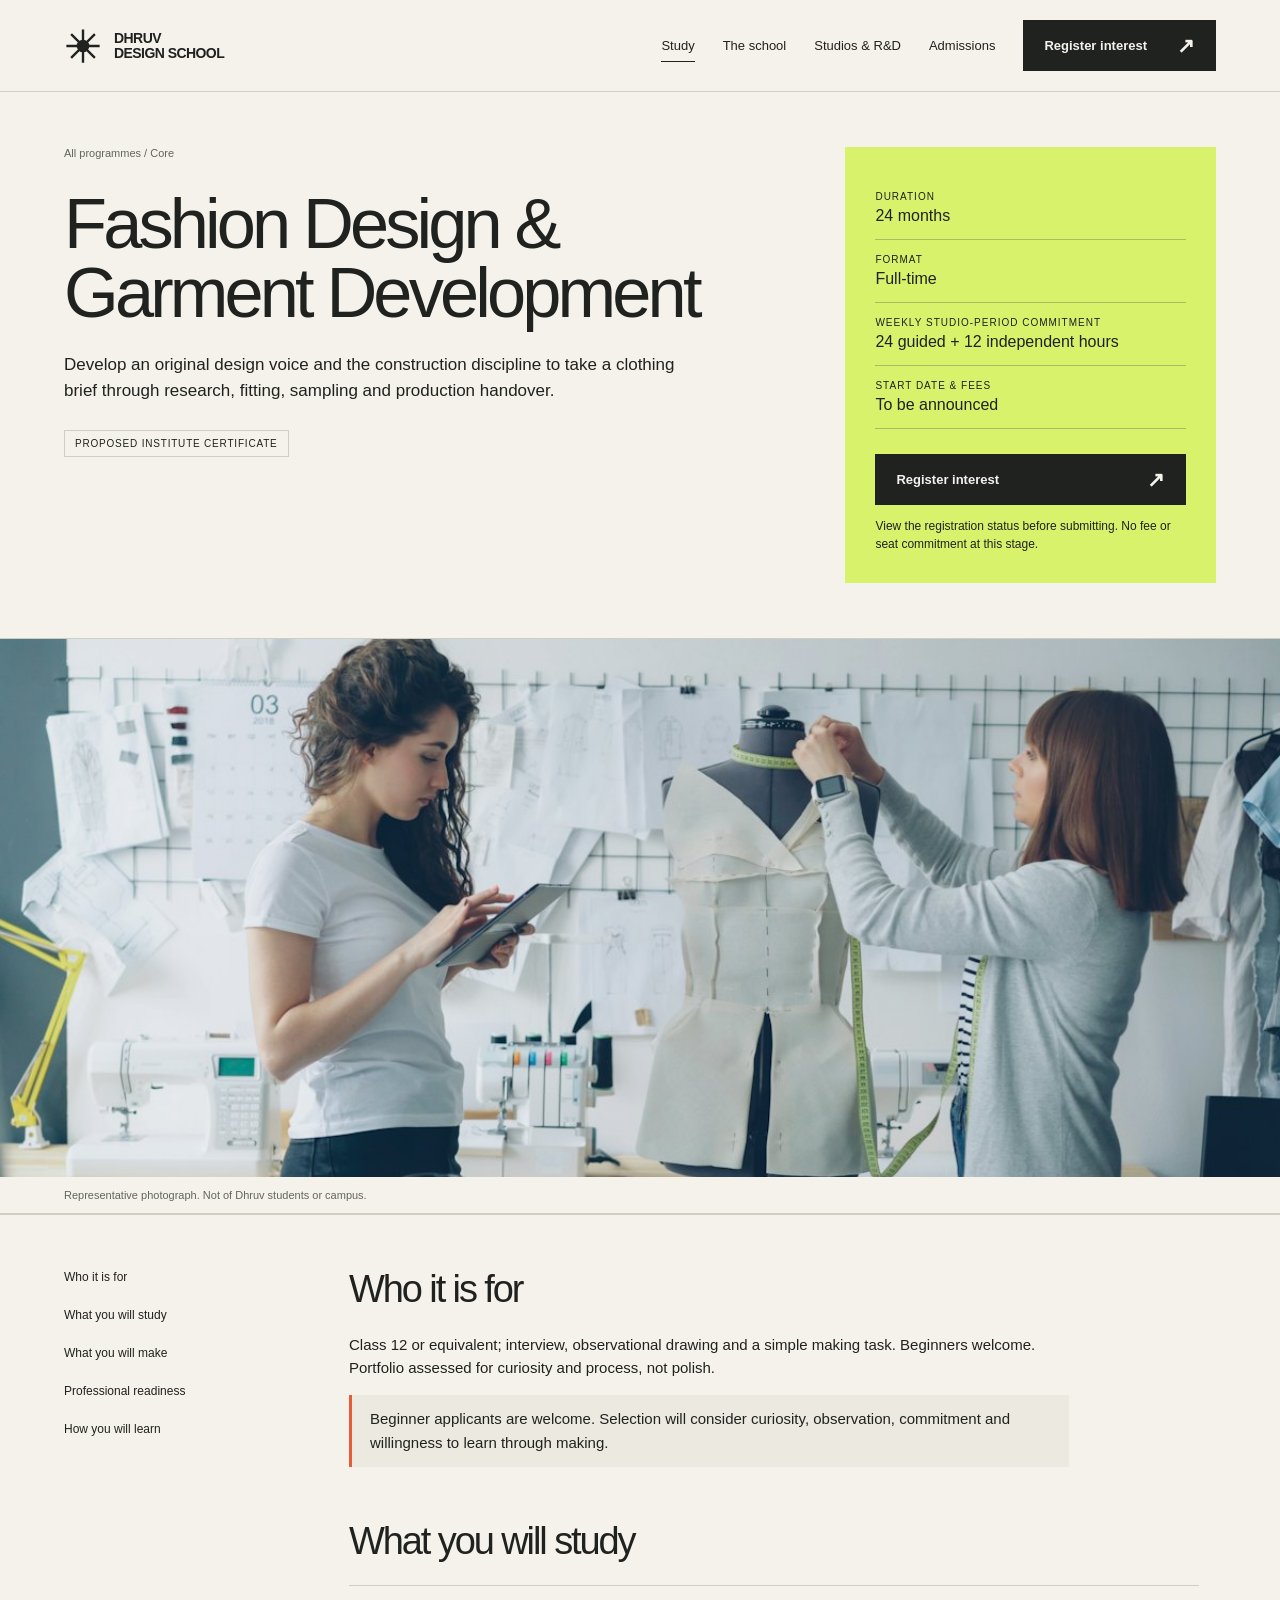
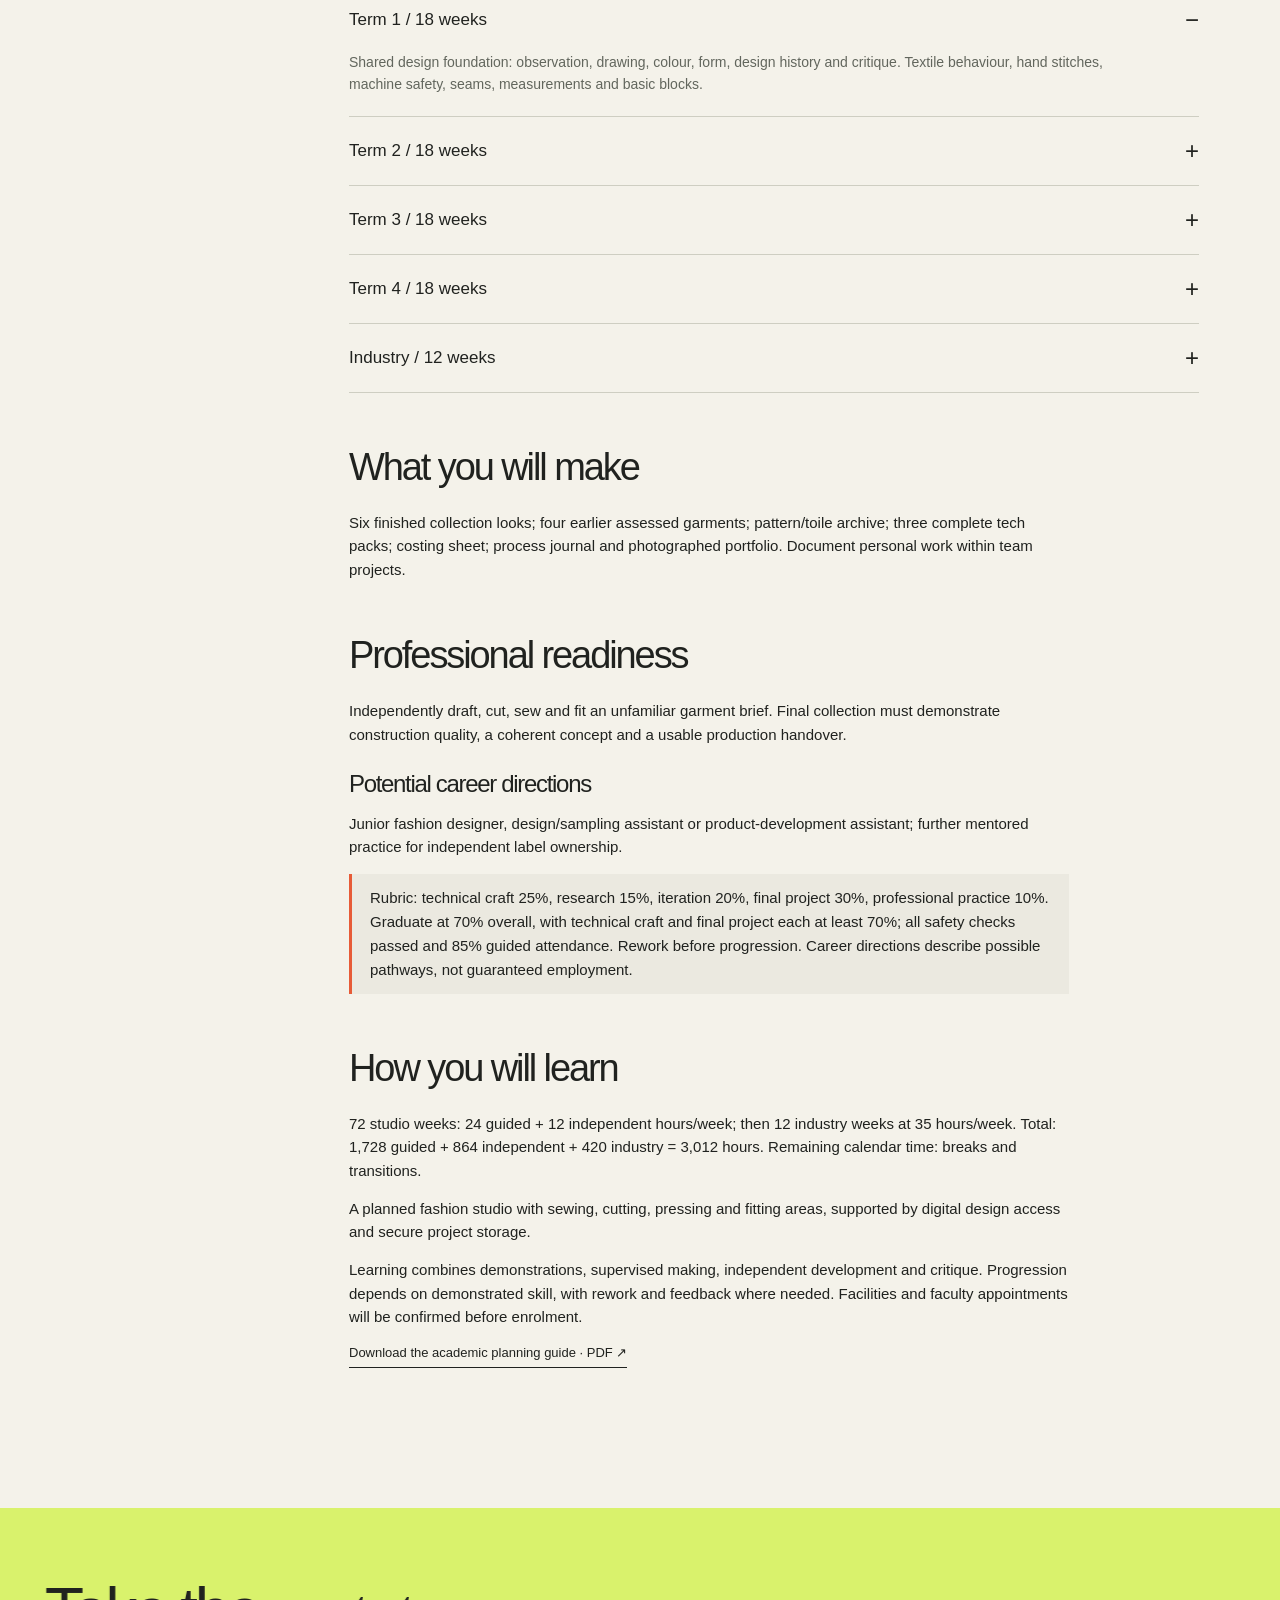
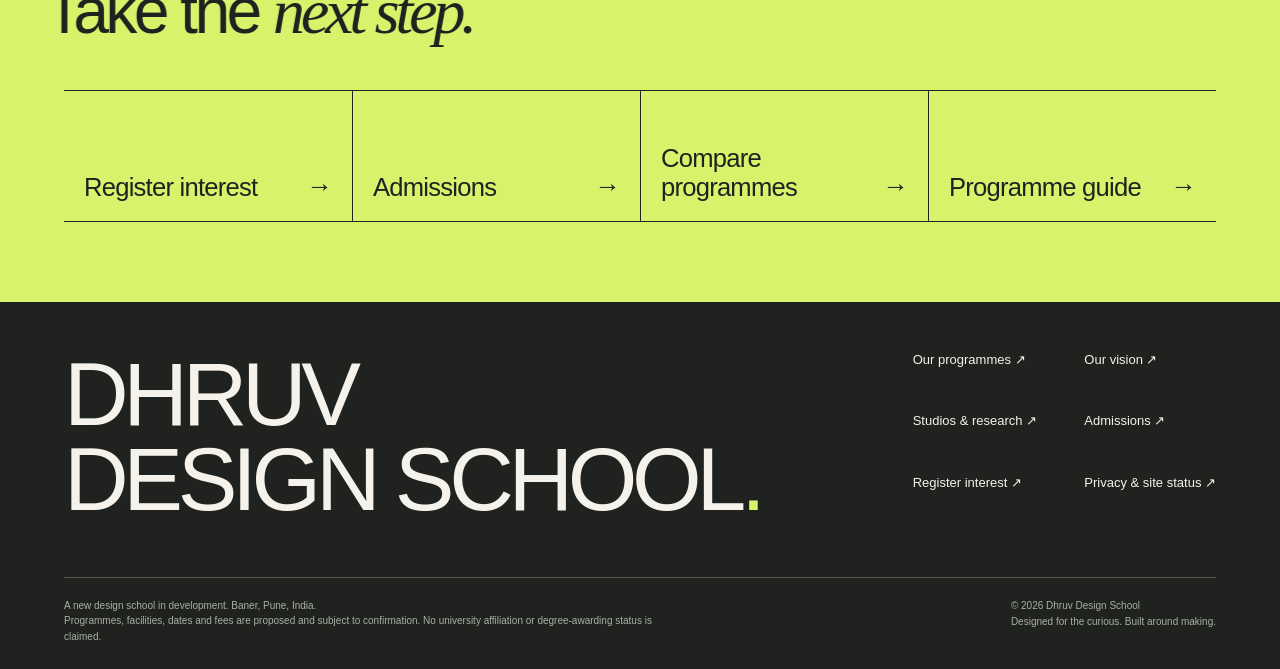
<file: fashion-design.html>
<!doctype html><html lang="en-IN"><head><meta charset="utf-8"><meta name="viewport" content="width=device-width, initial-scale=1"><title>Fashion Design &amp; Garment Development | Dhruv Design School</title><meta name="description" content="Develop an original design voice and the construction discipline to take a clothing brief through research, fitting, sampling and production handover."><meta name="theme-color" content="#f4f2ea"><meta name="robots" content="noindex, nofollow"><meta property="og:title" content="Fashion Design &amp; Garment Development | Dhruv Design School"><meta property="og:description" content="Develop an original design voice and the construction discipline to take a clothing brief through research, fitting, sampling and production handover."><meta property="og:type" content="website"><link rel="icon" href="assets/favicon.svg" type="image/svg+xml"><link rel="stylesheet" href="assets/site.css"><script src="assets/config.js" defer></script><script src="assets/site.js" defer></script></head><body><a class="skip" href="#main">Skip to content</a><header class="site-header"><a class="brand" href="index.html" aria-label="Dhruv Design School home"><svg viewBox="0 0 48 48" fill="none" xmlns="http://www.w3.org/2000/svg" aria-hidden="true"><path d="M24 3v42M3 24h42M9 9l30 30M9 39L39 9" stroke="currentColor" stroke-width="3"/><circle cx="24" cy="24" r="8" fill="currentColor"/></svg><span>DHRUV<br>DESIGN SCHOOL</span></a><button class="menu-toggle" aria-expanded="false" aria-controls="main-nav">Menu +</button><nav class="site-nav" id="main-nav" aria-label="Main navigation"><a href="programmes.html" aria-current="page">Study</a><a href="about.html">The school</a><a href="studios.html">Studios & R&D</a><a href="admissions.html">Admissions</a><a class="button " href="register.html">Register interest<span class="arrow" aria-hidden="true">↗</span></a></nav></header><main id="main"><section class="course-hero container"><div><div class="breadcrumbs"><a href="programmes.html">All programmes</a> / Core</div><h1>Fashion Design &amp; Garment Development</h1><p class="lede">Develop an original design voice and the construction discipline to take a clothing brief through research, fitting, sampling and production handover.</p><span class="pill">Proposed institute certificate</span></div><aside class="course-summary" aria-label="Programme facts"><dl><div><dt>Duration</dt><dd>24 months</dd></div><div><dt>Format</dt><dd>Full-time</dd></div><div><dt>Weekly studio-period commitment</dt><dd>24 guided + 12 independent hours</dd></div><div><dt>Start date & fees</dt><dd>To be announced</dd></div></dl><a class="button " href="register.html?course=fashion-design">Register interest<span class="arrow" aria-hidden="true">↗</span></a><small>View the registration status before submitting. No fee or seat commitment at this stage.</small></aside></section><figure class="course-banner"><img src="assets/img/fashion-design.jpg" alt="Two fashion designers fitting a toile on a dress form" decoding="async"><figcaption class="container">Representative photograph. Not of Dhruv students or campus.</figcaption></figure><div class="course-body container"><nav class="side-nav" aria-label="On this page"><a href="#entry">Who it is for</a><a href="#curriculum">What you will study</a><a href="#portfolio">What you will make</a><a href="#practice">Professional readiness</a><a href="#learning">How you will learn</a></nav><div><section class="content-section" id="entry"><h2>Who it is for</h2><p>Class 12 or equivalent; interview, observational drawing and a simple making task. Beginners welcome. Portfolio assessed for curiosity and process, not polish.</p><p class="note">Beginner applicants are welcome. Selection will consider curiosity, observation, commitment and willingness to learn through making.</p></section><section class="content-section" id="curriculum"><h2>What you will study</h2><details open><summary>Term 1 / 18 weeks</summary><p>Shared design foundation: observation, drawing, colour, form, design history and critique. Textile behaviour, hand stitches, machine safety, seams, measurements and basic blocks.</p></details><details ><summary>Term 2 / 18 weeks</summary><p>Design and construction taught together: pattern manipulation, draping, fit corrections, garment finishing, fashion illustration and technical flats. Make and refit four garment types.</p></details><details ><summary>Term 3 / 18 weeks</summary><p>Collection research, Indian textile/craft contexts, surface development, introductory knit/stretch construction, digital patterns and 3D sampling. Sourcing, costing, quality and repairability.</p></details><details ><summary>Term 4 / 18 weeks</summary><p>Self-directed six-look collection: iterative toiles, fittings and final construction. Tech packs, size specifications, range planning, photography, authorship/IP and a small-label business brief.</p></details><details ><summary>Industry / 12 weeks</summary><p>Supervised placement or an institute-run live client studio with an external mentor. Maintain a work log, deliver production files and defend the final portfolio before a mixed faculty/industry jury.</p></details></section><section class="content-section" id="portfolio"><h2>What you will make</h2><p>Six finished collection looks; four earlier assessed garments; pattern/toile archive; three complete tech packs; costing sheet; process journal and photographed portfolio. Document personal work within team projects.</p></section><section class="content-section" id="practice"><h2>Professional readiness</h2><p>Independently draft, cut, sew and fit an unfamiliar garment brief. Final collection must demonstrate construction quality, a coherent concept and a usable production handover.</p><h3 style="font-size:24px;margin:25px 0 15px">Potential career directions</h3><p>Junior fashion designer, design/sampling assistant or product-development assistant; further mentored practice for independent label ownership.</p><p class="note">Rubric: technical craft 25%, research 15%, iteration 20%, final project 30%, professional practice 10%. Graduate at 70% overall, with technical craft and final project each at least 70%; all safety checks passed and 85% guided attendance. Rework before progression. Career directions describe possible pathways, not guaranteed employment.</p></section><section class="content-section" id="learning"><h2>How you will learn</h2><p>72 studio weeks: 24 guided + 12 independent hours/week; then 12 industry weeks at 35 hours/week. Total: 1,728 guided + 864 independent + 420 industry = 3,012 hours. Remaining calendar time: breaks and transitions.</p><p>A planned fashion studio with sewing, cutting, pressing and fitting areas, supported by digital design access and secure project storage.</p><p>Learning combines demonstrations, supervised making, independent development and critique. Progression depends on demonstrated skill, with rework and feedback where needed. Facilities and faculty appointments will be confirmed before enrolment.</p><a class="text-link" href="assets/programme-guide.pdf" target="_blank" rel="noopener">Download the academic planning guide · PDF ↗</a></section></div></div><section class="next-step"><h2 data-scroll-text>Take the <span class="serif">next step.</span></h2><ul><li><a href="register.html">Register interest<span aria-hidden="true">→</span></a></li><li><a href="admissions.html">Admissions<span aria-hidden="true">→</span></a></li><li><a href="programmes.html">Compare programmes<span aria-hidden="true">→</span></a></li><li><a href="assets/programme-guide.pdf">Programme guide<span aria-hidden="true">→</span></a></li></ul></section></main><footer class="site-footer"><div class="footer-top"><a class="footer-title" href="index.html">DHRUV<br>DESIGN SCHOOL<span style="color:var(--lime)">.</span></a><div class="footer-nav"><a href="programmes.html">Our programmes ↗</a><a href="about.html">Our vision ↗</a><a href="studios.html">Studios & research ↗</a><a href="admissions.html">Admissions ↗</a><a href="register.html">Register interest ↗</a><a href="privacy.html">Privacy & site status ↗</a></div></div><div class="footer-bottom"><p>A new design school in development. Baner, Pune, India.<br>Programmes, facilities, dates and fees are proposed and subject to confirmation. No university affiliation or degree-awarding status is claimed.</p><span>© 2026 Dhruv Design School<br>Designed for the curious. Built around making.</span></div></footer></body></html>
</file>
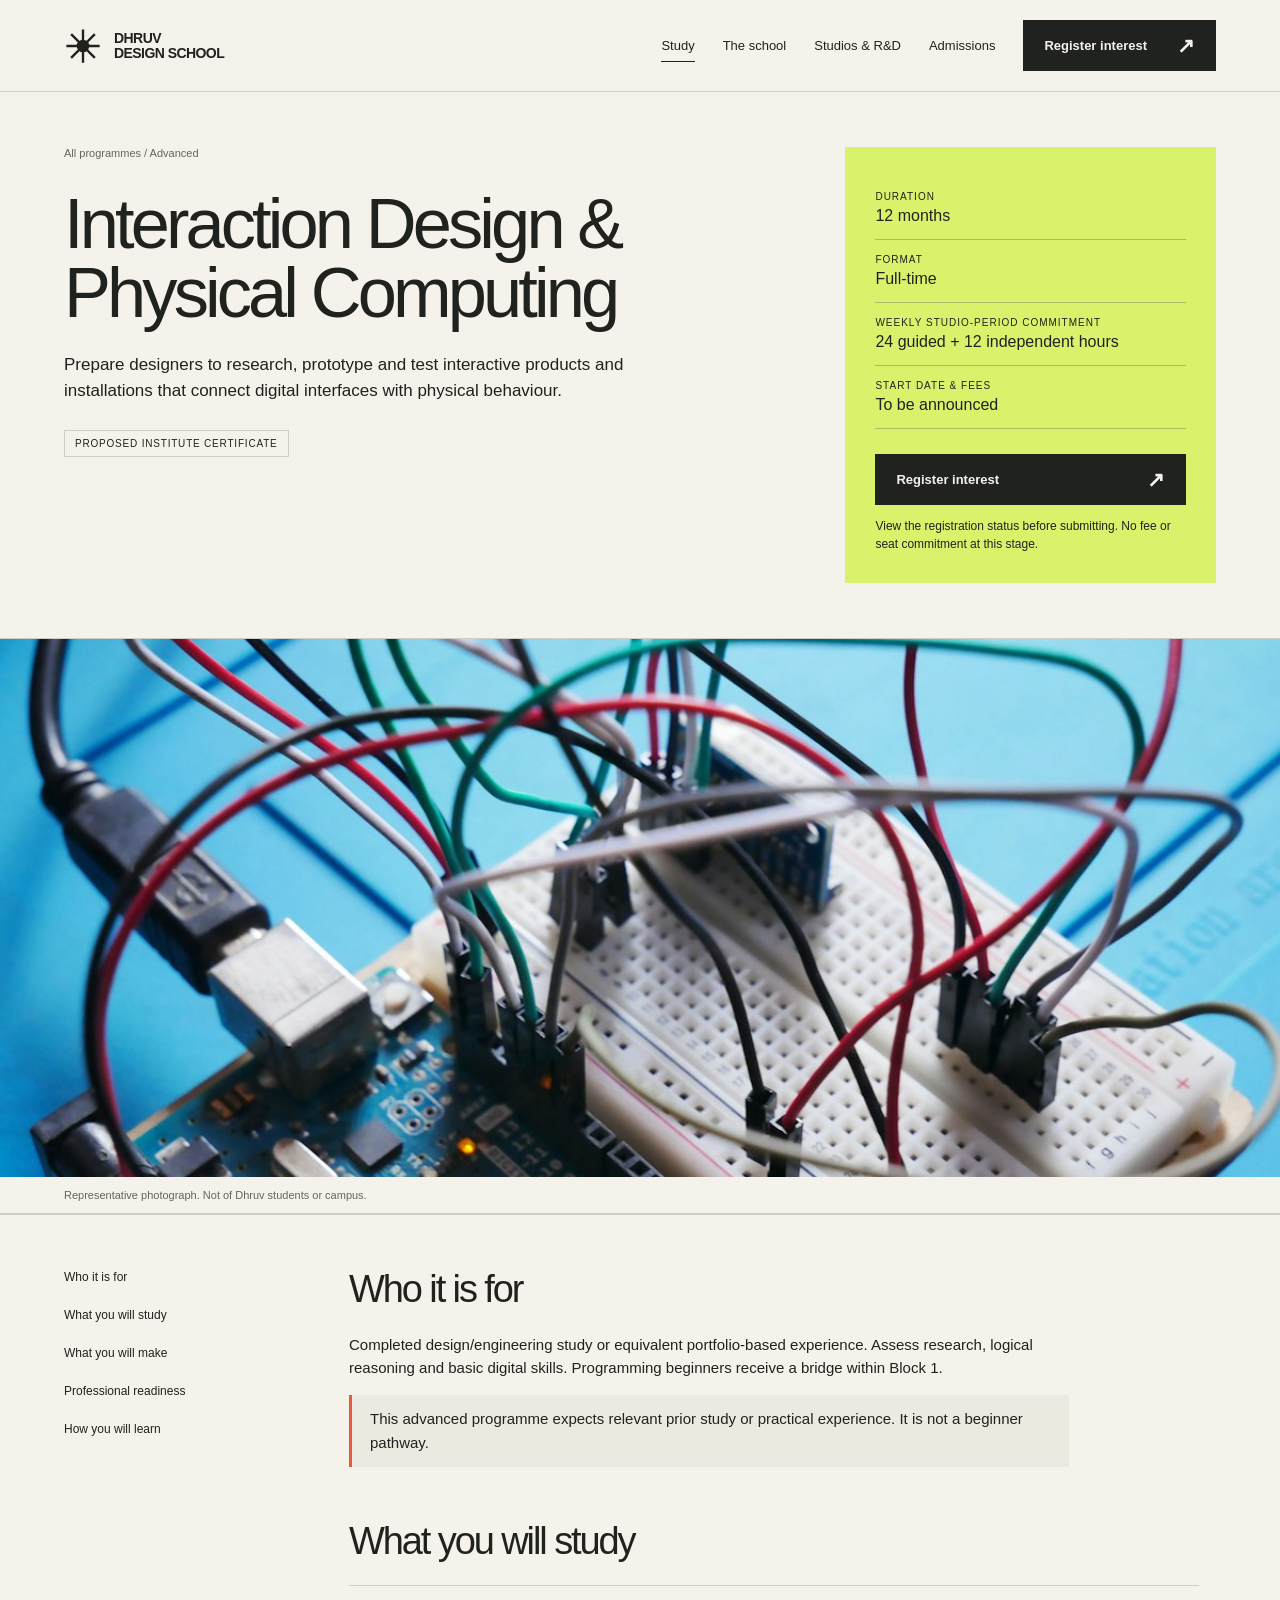
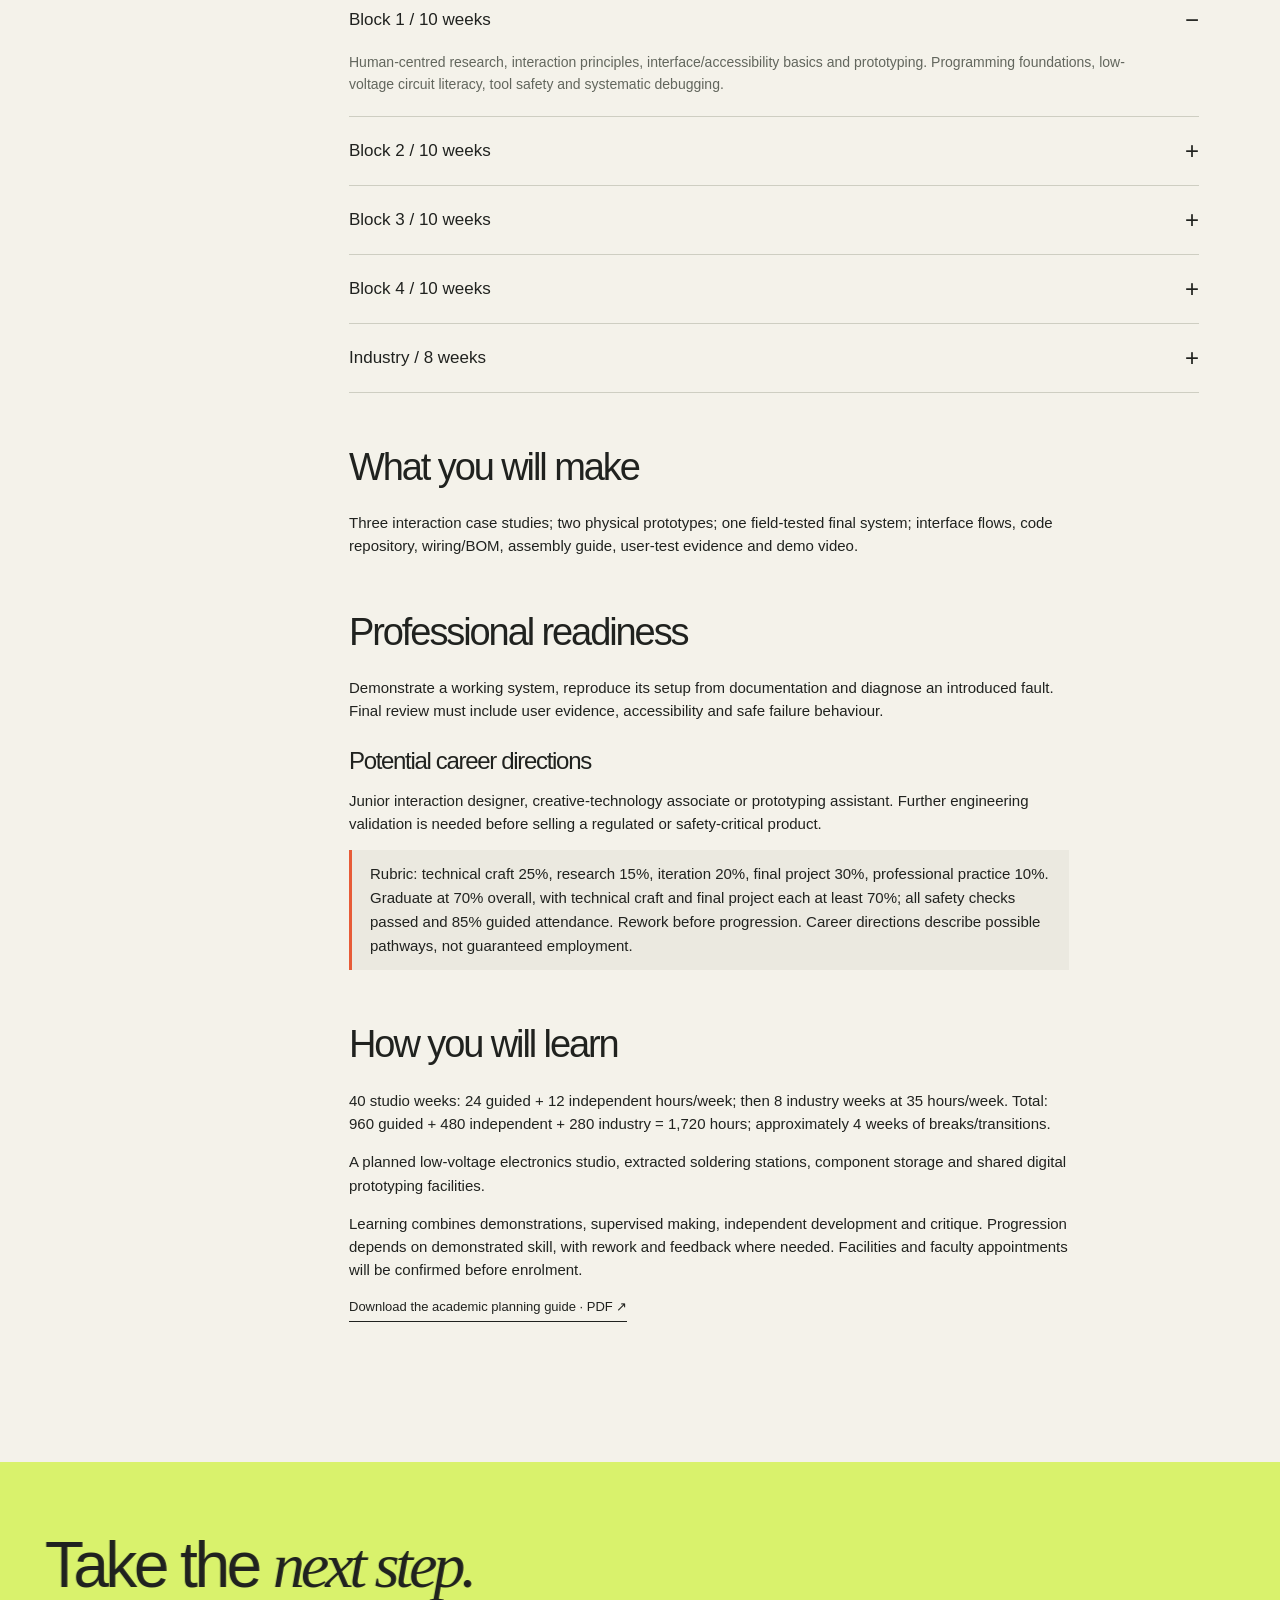
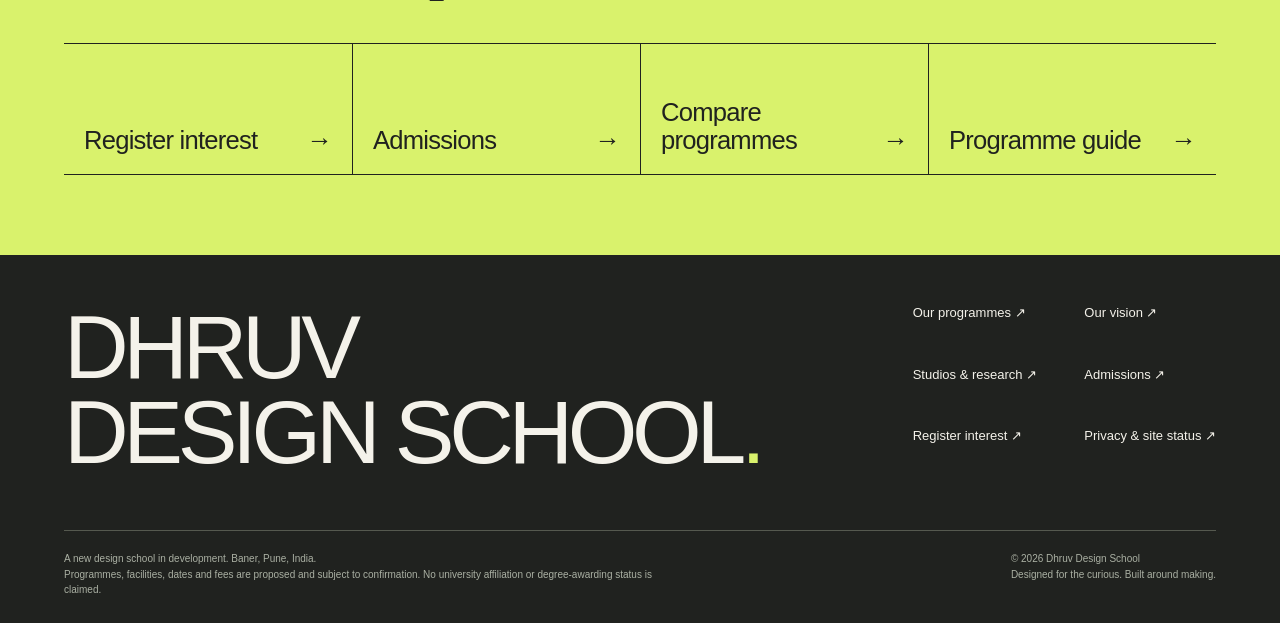
<file: interaction-computing.html>
<!doctype html><html lang="en-IN"><head><meta charset="utf-8"><meta name="viewport" content="width=device-width, initial-scale=1"><title>Interaction Design &amp; Physical Computing | Dhruv Design School</title><meta name="description" content="Prepare designers to research, prototype and test interactive products and installations that connect digital interfaces with physical behaviour."><meta name="theme-color" content="#f4f2ea"><meta name="robots" content="noindex, nofollow"><meta property="og:title" content="Interaction Design &amp; Physical Computing | Dhruv Design School"><meta property="og:description" content="Prepare designers to research, prototype and test interactive products and installations that connect digital interfaces with physical behaviour."><meta property="og:type" content="website"><link rel="icon" href="assets/favicon.svg" type="image/svg+xml"><link rel="stylesheet" href="assets/site.css"><script src="assets/config.js" defer></script><script src="assets/site.js" defer></script></head><body><a class="skip" href="#main">Skip to content</a><header class="site-header"><a class="brand" href="index.html" aria-label="Dhruv Design School home"><svg viewBox="0 0 48 48" fill="none" xmlns="http://www.w3.org/2000/svg" aria-hidden="true"><path d="M24 3v42M3 24h42M9 9l30 30M9 39L39 9" stroke="currentColor" stroke-width="3"/><circle cx="24" cy="24" r="8" fill="currentColor"/></svg><span>DHRUV<br>DESIGN SCHOOL</span></a><button class="menu-toggle" aria-expanded="false" aria-controls="main-nav">Menu +</button><nav class="site-nav" id="main-nav" aria-label="Main navigation"><a href="programmes.html" aria-current="page">Study</a><a href="about.html">The school</a><a href="studios.html">Studios & R&D</a><a href="admissions.html">Admissions</a><a class="button " href="register.html">Register interest<span class="arrow" aria-hidden="true">↗</span></a></nav></header><main id="main"><section class="course-hero container"><div><div class="breadcrumbs"><a href="programmes.html">All programmes</a> / Advanced</div><h1>Interaction Design &amp; Physical Computing</h1><p class="lede">Prepare designers to research, prototype and test interactive products and installations that connect digital interfaces with physical behaviour.</p><span class="pill">Proposed institute certificate</span></div><aside class="course-summary" aria-label="Programme facts"><dl><div><dt>Duration</dt><dd>12 months</dd></div><div><dt>Format</dt><dd>Full-time</dd></div><div><dt>Weekly studio-period commitment</dt><dd>24 guided + 12 independent hours</dd></div><div><dt>Start date & fees</dt><dd>To be announced</dd></div></dl><a class="button " href="register.html?course=interaction-computing">Register interest<span class="arrow" aria-hidden="true">↗</span></a><small>View the registration status before submitting. No fee or seat commitment at this stage.</small></aside></section><figure class="course-banner"><img src="assets/img/interaction-computing.jpg" alt="Arduino board wired to a breadboard prototype" decoding="async"><figcaption class="container">Representative photograph. Not of Dhruv students or campus.</figcaption></figure><div class="course-body container"><nav class="side-nav" aria-label="On this page"><a href="#entry">Who it is for</a><a href="#curriculum">What you will study</a><a href="#portfolio">What you will make</a><a href="#practice">Professional readiness</a><a href="#learning">How you will learn</a></nav><div><section class="content-section" id="entry"><h2>Who it is for</h2><p>Completed design/engineering study or equivalent portfolio-based experience. Assess research, logical reasoning and basic digital skills. Programming beginners receive a bridge within Block 1.</p><p class="note">This advanced programme expects relevant prior study or practical experience. It is not a beginner pathway.</p></section><section class="content-section" id="curriculum"><h2>What you will study</h2><details open><summary>Block 1 / 10 weeks</summary><p>Human-centred research, interaction principles, interface/accessibility basics and prototyping. Programming foundations, low-voltage circuit literacy, tool safety and systematic debugging.</p></details><details ><summary>Block 2 / 10 weeks</summary><p>Microcontrollers, sensors, outputs and simple actuators; state-based behaviour and data capture. Physical/interface sketches, breadboards, soldering authorisation and rapid user tests.</p></details><details ><summary>Block 3 / 10 weeks</summary><p>Integrate enclosure, electronics and interface; connectivity fundamentals, privacy, consent and reliability. Prototype connected services; critically test any AI component and design failure states.</p></details><details ><summary>Block 4 / 10 weeks</summary><p>Build an interactive product or installation for a real context. Define success measures, conduct usability and accessibility testing, log faults and prepare repeatable assembly/documentation.</p></details><details ><summary>Industry / 8 weeks</summary><p>Externally mentored live deployment trial or placement. Track field behaviour, maintenance and user feedback; revise the system and present a working demonstration with handover documentation.</p></details></section><section class="content-section" id="portfolio"><h2>What you will make</h2><p>Three interaction case studies; two physical prototypes; one field-tested final system; interface flows, code repository, wiring/BOM, assembly guide, user-test evidence and demo video.</p></section><section class="content-section" id="practice"><h2>Professional readiness</h2><p>Demonstrate a working system, reproduce its setup from documentation and diagnose an introduced fault. Final review must include user evidence, accessibility and safe failure behaviour.</p><h3 style="font-size:24px;margin:25px 0 15px">Potential career directions</h3><p>Junior interaction designer, creative-technology associate or prototyping assistant. Further engineering validation is needed before selling a regulated or safety-critical product.</p><p class="note">Rubric: technical craft 25%, research 15%, iteration 20%, final project 30%, professional practice 10%. Graduate at 70% overall, with technical craft and final project each at least 70%; all safety checks passed and 85% guided attendance. Rework before progression. Career directions describe possible pathways, not guaranteed employment.</p></section><section class="content-section" id="learning"><h2>How you will learn</h2><p>40 studio weeks: 24 guided + 12 independent hours/week; then 8 industry weeks at 35 hours/week. Total: 960 guided + 480 independent + 280 industry = 1,720 hours; approximately 4 weeks of breaks/transitions.</p><p>A planned low-voltage electronics studio, extracted soldering stations, component storage and shared digital prototyping facilities.</p><p>Learning combines demonstrations, supervised making, independent development and critique. Progression depends on demonstrated skill, with rework and feedback where needed. Facilities and faculty appointments will be confirmed before enrolment.</p><a class="text-link" href="assets/programme-guide.pdf" target="_blank" rel="noopener">Download the academic planning guide · PDF ↗</a></section></div></div><section class="next-step"><h2 data-scroll-text>Take the <span class="serif">next step.</span></h2><ul><li><a href="register.html">Register interest<span aria-hidden="true">→</span></a></li><li><a href="admissions.html">Admissions<span aria-hidden="true">→</span></a></li><li><a href="programmes.html">Compare programmes<span aria-hidden="true">→</span></a></li><li><a href="assets/programme-guide.pdf">Programme guide<span aria-hidden="true">→</span></a></li></ul></section></main><footer class="site-footer"><div class="footer-top"><a class="footer-title" href="index.html">DHRUV<br>DESIGN SCHOOL<span style="color:var(--lime)">.</span></a><div class="footer-nav"><a href="programmes.html">Our programmes ↗</a><a href="about.html">Our vision ↗</a><a href="studios.html">Studios & research ↗</a><a href="admissions.html">Admissions ↗</a><a href="register.html">Register interest ↗</a><a href="privacy.html">Privacy & site status ↗</a></div></div><div class="footer-bottom"><p>A new design school in development. Baner, Pune, India.<br>Programmes, facilities, dates and fees are proposed and subject to confirmation. No university affiliation or degree-awarding status is claimed.</p><span>© 2026 Dhruv Design School<br>Designed for the curious. Built around making.</span></div></footer></body></html>
</file>
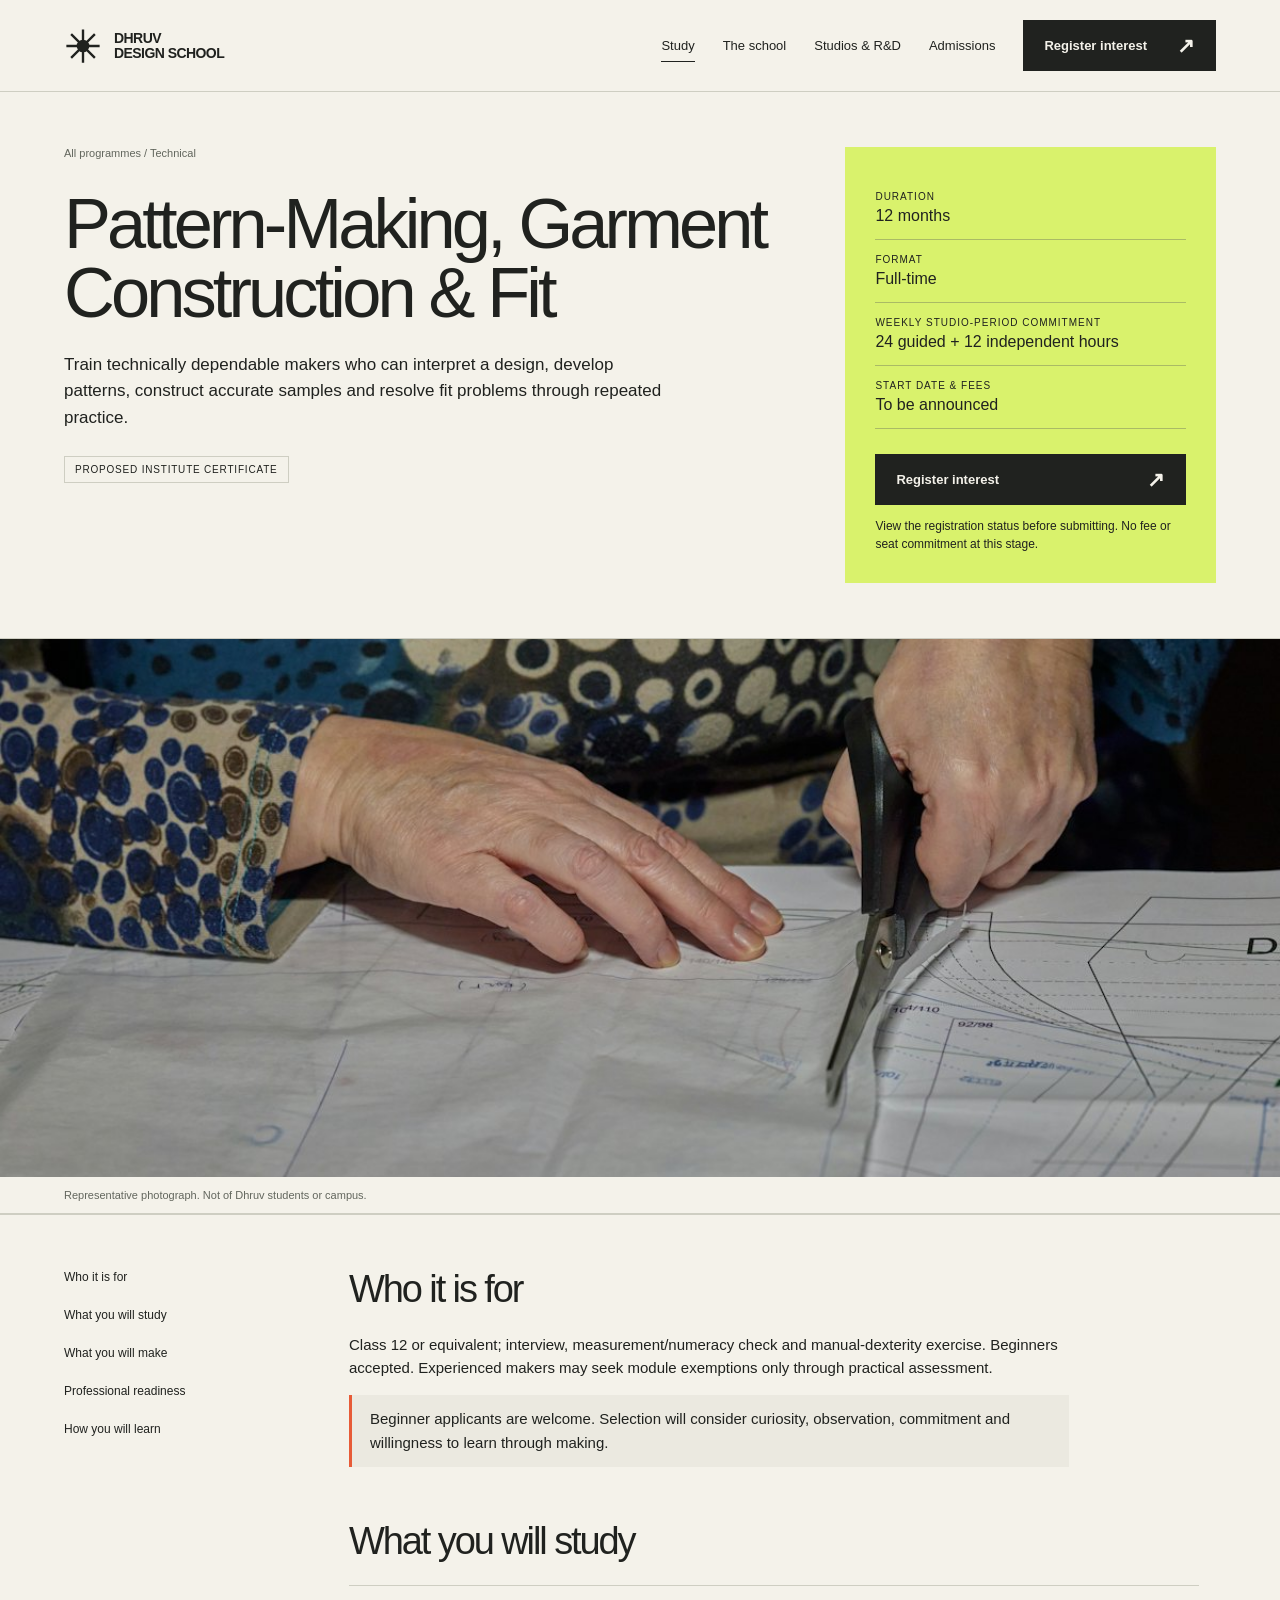
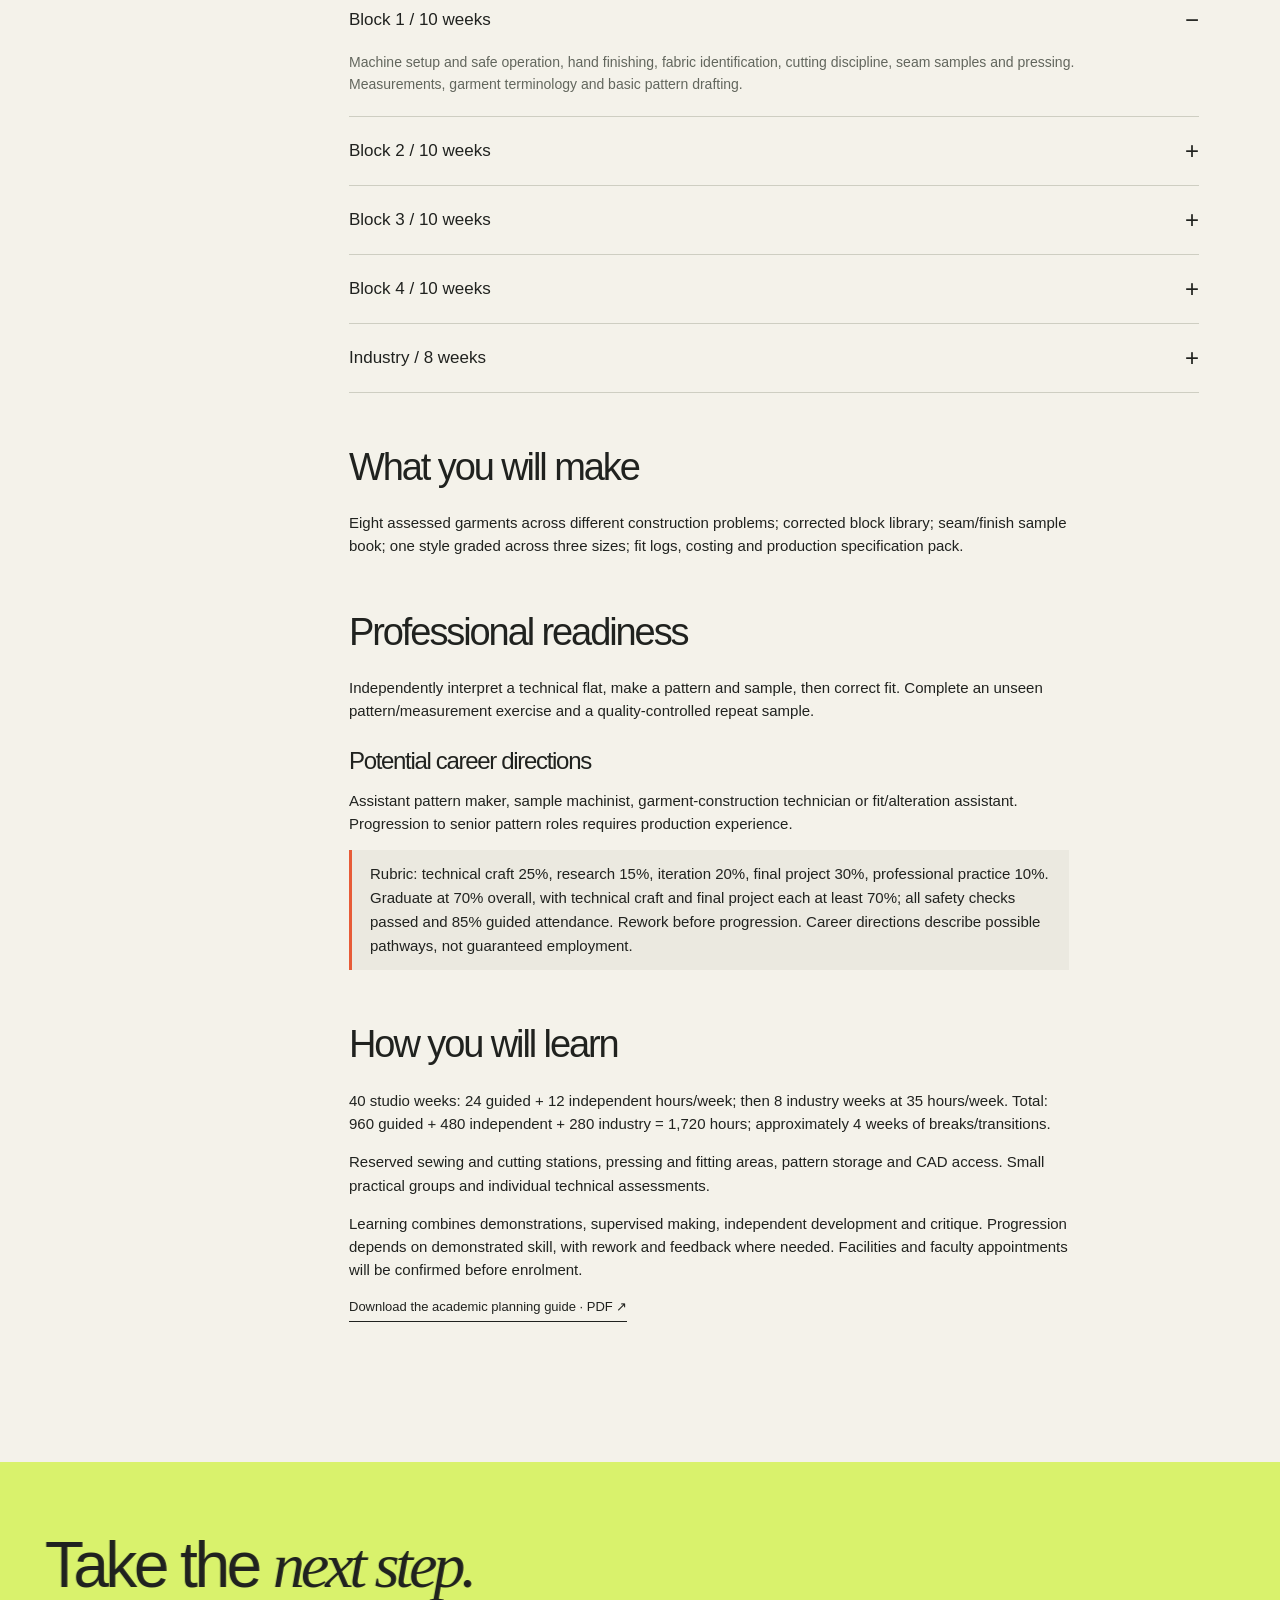
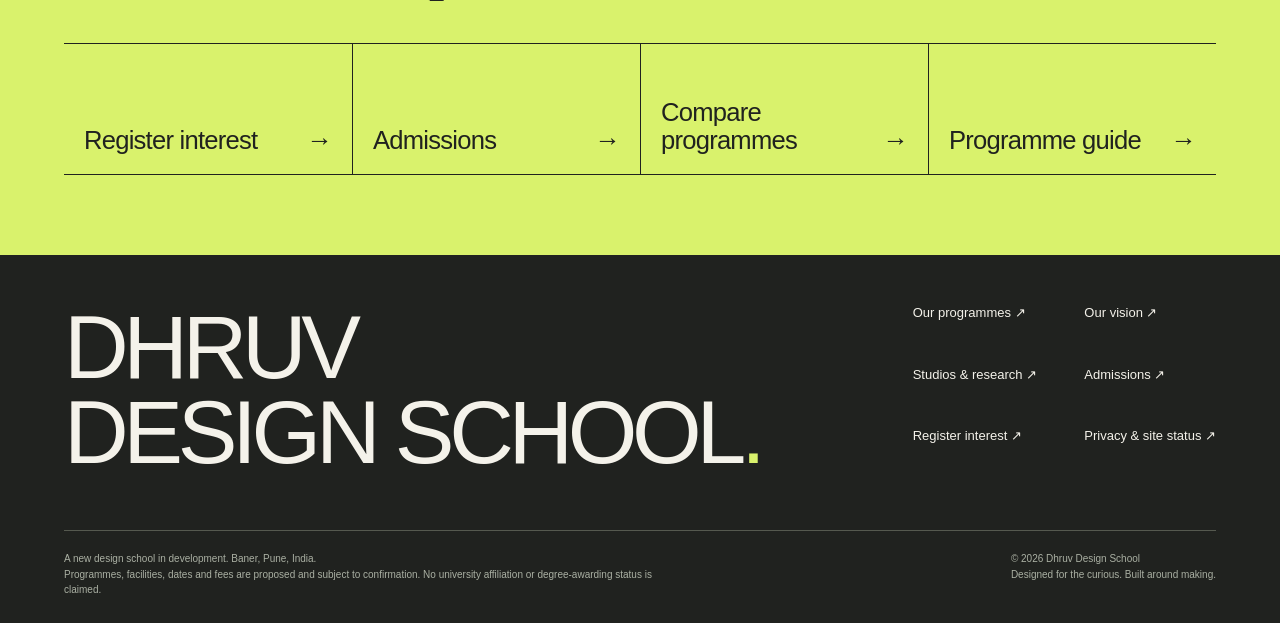
<file: pattern-construction.html>
<!doctype html><html lang="en-IN"><head><meta charset="utf-8"><meta name="viewport" content="width=device-width, initial-scale=1"><title>Pattern-Making, Garment Construction &amp; Fit | Dhruv Design School</title><meta name="description" content="Train technically dependable makers who can interpret a design, develop patterns, construct accurate samples and resolve fit problems through repeated practice."><meta name="theme-color" content="#f4f2ea"><meta name="robots" content="noindex, nofollow"><meta property="og:title" content="Pattern-Making, Garment Construction &amp; Fit | Dhruv Design School"><meta property="og:description" content="Train technically dependable makers who can interpret a design, develop patterns, construct accurate samples and resolve fit problems through repeated practice."><meta property="og:type" content="website"><link rel="icon" href="assets/favicon.svg" type="image/svg+xml"><link rel="stylesheet" href="assets/site.css"><script src="assets/config.js" defer></script><script src="assets/site.js" defer></script></head><body><a class="skip" href="#main">Skip to content</a><header class="site-header"><a class="brand" href="index.html" aria-label="Dhruv Design School home"><svg viewBox="0 0 48 48" fill="none" xmlns="http://www.w3.org/2000/svg" aria-hidden="true"><path d="M24 3v42M3 24h42M9 9l30 30M9 39L39 9" stroke="currentColor" stroke-width="3"/><circle cx="24" cy="24" r="8" fill="currentColor"/></svg><span>DHRUV<br>DESIGN SCHOOL</span></a><button class="menu-toggle" aria-expanded="false" aria-controls="main-nav">Menu +</button><nav class="site-nav" id="main-nav" aria-label="Main navigation"><a href="programmes.html" aria-current="page">Study</a><a href="about.html">The school</a><a href="studios.html">Studios & R&D</a><a href="admissions.html">Admissions</a><a class="button " href="register.html">Register interest<span class="arrow" aria-hidden="true">↗</span></a></nav></header><main id="main"><section class="course-hero container"><div><div class="breadcrumbs"><a href="programmes.html">All programmes</a> / Technical</div><h1>Pattern-Making, Garment Construction &amp; Fit</h1><p class="lede">Train technically dependable makers who can interpret a design, develop patterns, construct accurate samples and resolve fit problems through repeated practice.</p><span class="pill">Proposed institute certificate</span></div><aside class="course-summary" aria-label="Programme facts"><dl><div><dt>Duration</dt><dd>12 months</dd></div><div><dt>Format</dt><dd>Full-time</dd></div><div><dt>Weekly studio-period commitment</dt><dd>24 guided + 12 independent hours</dd></div><div><dt>Start date & fees</dt><dd>To be announced</dd></div></dl><a class="button " href="register.html?course=pattern-construction">Register interest<span class="arrow" aria-hidden="true">↗</span></a><small>View the registration status before submitting. No fee or seat commitment at this stage.</small></aside></section><figure class="course-banner"><img src="assets/img/pattern-construction.jpg" alt="Hands cutting a paper sewing pattern with tailoring shears" decoding="async"><figcaption class="container">Representative photograph. Not of Dhruv students or campus.</figcaption></figure><div class="course-body container"><nav class="side-nav" aria-label="On this page"><a href="#entry">Who it is for</a><a href="#curriculum">What you will study</a><a href="#portfolio">What you will make</a><a href="#practice">Professional readiness</a><a href="#learning">How you will learn</a></nav><div><section class="content-section" id="entry"><h2>Who it is for</h2><p>Class 12 or equivalent; interview, measurement/numeracy check and manual-dexterity exercise. Beginners accepted. Experienced makers may seek module exemptions only through practical assessment.</p><p class="note">Beginner applicants are welcome. Selection will consider curiosity, observation, commitment and willingness to learn through making.</p></section><section class="content-section" id="curriculum"><h2>What you will study</h2><details open><summary>Block 1 / 10 weeks</summary><p>Machine setup and safe operation, hand finishing, fabric identification, cutting discipline, seam samples and pressing. Measurements, garment terminology and basic pattern drafting.</p></details><details ><summary>Block 2 / 10 weeks</summary><p>Bodice, skirt, sleeve and trouser blocks; pattern manipulation and draping. Toile construction, fittings on varied bodies, balance and ease; structured correction records.</p></details><details ><summary>Block 3 / 10 weeks</summary><p>Shirts, trousers, dresses and simple jackets; linings, closures, facings and pockets. Introductory stretch construction, pattern digitisation, grading principles and cutting layouts.</p></details><details ><summary>Block 4 / 10 weeks</summary><p>Work from technical flats/specifications; build a graded pattern set and repeatable sample. Size charts, material estimates, quality checks, alteration workflow and production documentation.</p></details><details ><summary>Industry / 8 weeks</summary><p>Sampling-room placement or externally mentored production brief. Complete tracked samples to agreed specifications and deadlines, with fit review and an independent practical examination.</p></details></section><section class="content-section" id="portfolio"><h2>What you will make</h2><p>Eight assessed garments across different construction problems; corrected block library; seam/finish sample book; one style graded across three sizes; fit logs, costing and production specification pack.</p></section><section class="content-section" id="practice"><h2>Professional readiness</h2><p>Independently interpret a technical flat, make a pattern and sample, then correct fit. Complete an unseen pattern/measurement exercise and a quality-controlled repeat sample.</p><h3 style="font-size:24px;margin:25px 0 15px">Potential career directions</h3><p>Assistant pattern maker, sample machinist, garment-construction technician or fit/alteration assistant. Progression to senior pattern roles requires production experience.</p><p class="note">Rubric: technical craft 25%, research 15%, iteration 20%, final project 30%, professional practice 10%. Graduate at 70% overall, with technical craft and final project each at least 70%; all safety checks passed and 85% guided attendance. Rework before progression. Career directions describe possible pathways, not guaranteed employment.</p></section><section class="content-section" id="learning"><h2>How you will learn</h2><p>40 studio weeks: 24 guided + 12 independent hours/week; then 8 industry weeks at 35 hours/week. Total: 960 guided + 480 independent + 280 industry = 1,720 hours; approximately 4 weeks of breaks/transitions.</p><p>Reserved sewing and cutting stations, pressing and fitting areas, pattern storage and CAD access. Small practical groups and individual technical assessments.</p><p>Learning combines demonstrations, supervised making, independent development and critique. Progression depends on demonstrated skill, with rework and feedback where needed. Facilities and faculty appointments will be confirmed before enrolment.</p><a class="text-link" href="assets/programme-guide.pdf" target="_blank" rel="noopener">Download the academic planning guide · PDF ↗</a></section></div></div><section class="next-step"><h2 data-scroll-text>Take the <span class="serif">next step.</span></h2><ul><li><a href="register.html">Register interest<span aria-hidden="true">→</span></a></li><li><a href="admissions.html">Admissions<span aria-hidden="true">→</span></a></li><li><a href="programmes.html">Compare programmes<span aria-hidden="true">→</span></a></li><li><a href="assets/programme-guide.pdf">Programme guide<span aria-hidden="true">→</span></a></li></ul></section></main><footer class="site-footer"><div class="footer-top"><a class="footer-title" href="index.html">DHRUV<br>DESIGN SCHOOL<span style="color:var(--lime)">.</span></a><div class="footer-nav"><a href="programmes.html">Our programmes ↗</a><a href="about.html">Our vision ↗</a><a href="studios.html">Studios & research ↗</a><a href="admissions.html">Admissions ↗</a><a href="register.html">Register interest ↗</a><a href="privacy.html">Privacy & site status ↗</a></div></div><div class="footer-bottom"><p>A new design school in development. Baner, Pune, India.<br>Programmes, facilities, dates and fees are proposed and subject to confirmation. No university affiliation or degree-awarding status is claimed.</p><span>© 2026 Dhruv Design School<br>Designed for the curious. Built around making.</span></div></footer></body></html>
</file>
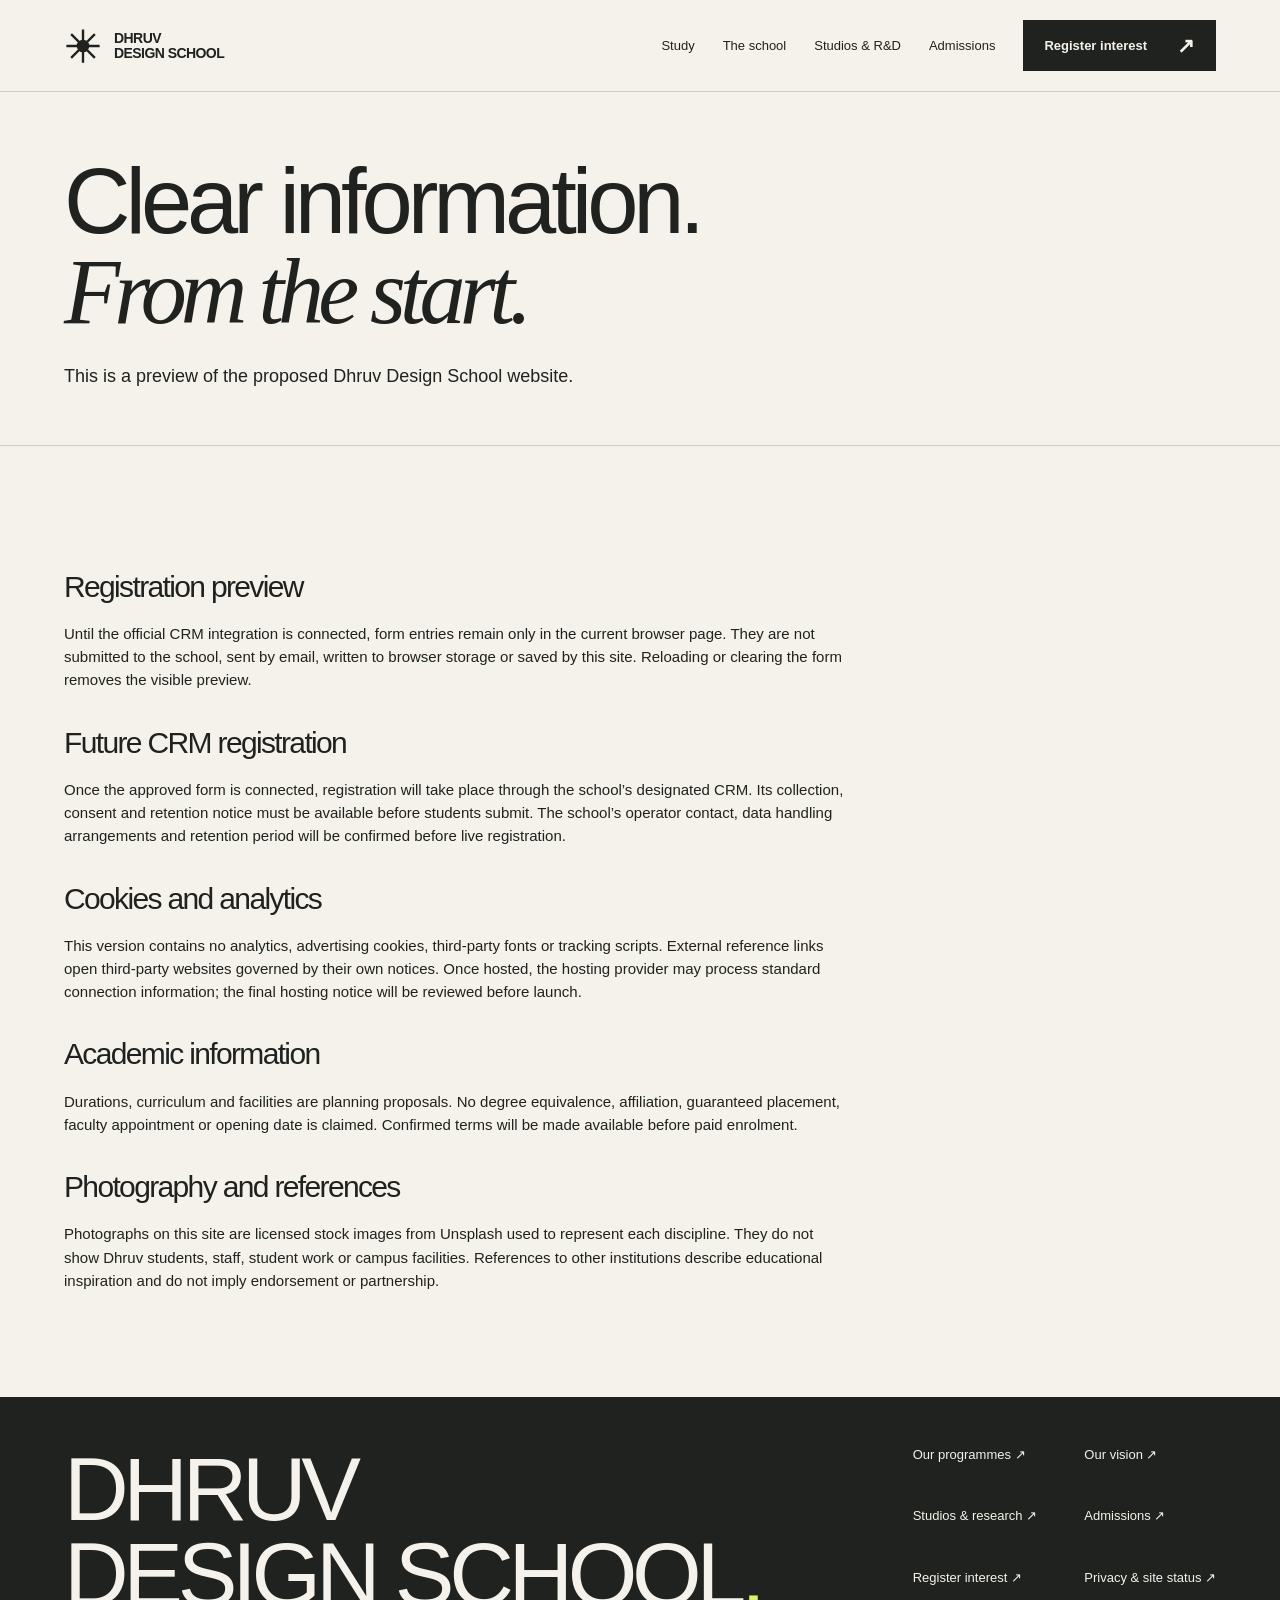
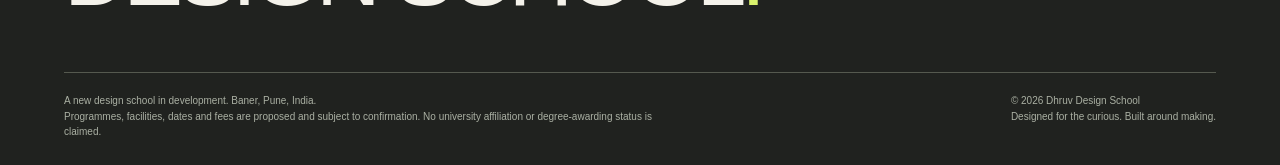
<file: privacy.html>
<!doctype html><html lang="en-IN"><head><meta charset="utf-8"><meta name="viewport" content="width=device-width, initial-scale=1"><title>Privacy &amp; site status | Dhruv Design School</title><meta name="description" content="How this website preview handles information and describes proposed academic programmes."><meta name="theme-color" content="#f4f2ea"><meta name="robots" content="noindex, nofollow"><meta property="og:title" content="Privacy &amp; site status | Dhruv Design School"><meta property="og:description" content="How this website preview handles information and describes proposed academic programmes."><meta property="og:type" content="website"><link rel="icon" href="assets/favicon.svg" type="image/svg+xml"><link rel="stylesheet" href="assets/site.css"><script src="assets/config.js" defer></script><script src="assets/site.js" defer></script></head><body><a class="skip" href="#main">Skip to content</a><header class="site-header"><a class="brand" href="index.html" aria-label="Dhruv Design School home"><svg viewBox="0 0 48 48" fill="none" xmlns="http://www.w3.org/2000/svg" aria-hidden="true"><path d="M24 3v42M3 24h42M9 9l30 30M9 39L39 9" stroke="currentColor" stroke-width="3"/><circle cx="24" cy="24" r="8" fill="currentColor"/></svg><span>DHRUV<br>DESIGN SCHOOL</span></a><button class="menu-toggle" aria-expanded="false" aria-controls="main-nav">Menu +</button><nav class="site-nav" id="main-nav" aria-label="Main navigation"><a href="programmes.html">Study</a><a href="about.html">The school</a><a href="studios.html">Studios & R&D</a><a href="admissions.html">Admissions</a><a class="button " href="register.html">Register interest<span class="arrow" aria-hidden="true">↗</span></a></nav></header><main id="main"><section class="page-intro container"><h1>Clear information.<br><span class="serif">From the start.</span></h1><p class="lede">This is a preview of the proposed Dhruv Design School website.</p></section><section class="section container"><div class="privacy-copy"><h2>Registration preview</h2><p>Until the official CRM integration is connected, form entries remain only in the current browser page. They are not submitted to the school, sent by email, written to browser storage or saved by this site. Reloading or clearing the form removes the visible preview.</p><h2>Future CRM registration</h2><p>Once the approved form is connected, registration will take place through the school’s designated CRM. Its collection, consent and retention notice must be available before students submit. The school’s operator contact, data handling arrangements and retention period will be confirmed before live registration.</p><h2>Cookies and analytics</h2><p>This version contains no analytics, advertising cookies, third-party fonts or tracking scripts. External reference links open third-party websites governed by their own notices. Once hosted, the hosting provider may process standard connection information; the final hosting notice will be reviewed before launch.</p><h2>Academic information</h2><p>Durations, curriculum and facilities are planning proposals. No degree equivalence, affiliation, guaranteed placement, faculty appointment or opening date is claimed. Confirmed terms will be made available before paid enrolment.</p><h2>Photography and references</h2><p>Photographs on this site are licensed stock images from Unsplash used to represent each discipline. They do not show Dhruv students, staff, student work or campus facilities. References to other institutions describe educational inspiration and do not imply endorsement or partnership.</p></div></section></main><footer class="site-footer"><div class="footer-top"><a class="footer-title" href="index.html">DHRUV<br>DESIGN SCHOOL<span style="color:var(--lime)">.</span></a><div class="footer-nav"><a href="programmes.html">Our programmes ↗</a><a href="about.html">Our vision ↗</a><a href="studios.html">Studios & research ↗</a><a href="admissions.html">Admissions ↗</a><a href="register.html">Register interest ↗</a><a href="privacy.html">Privacy & site status ↗</a></div></div><div class="footer-bottom"><p>A new design school in development. Baner, Pune, India.<br>Programmes, facilities, dates and fees are proposed and subject to confirmation. No university affiliation or degree-awarding status is claimed.</p><span>© 2026 Dhruv Design School<br>Designed for the curious. Built around making.</span></div></footer></body></html>
</file>
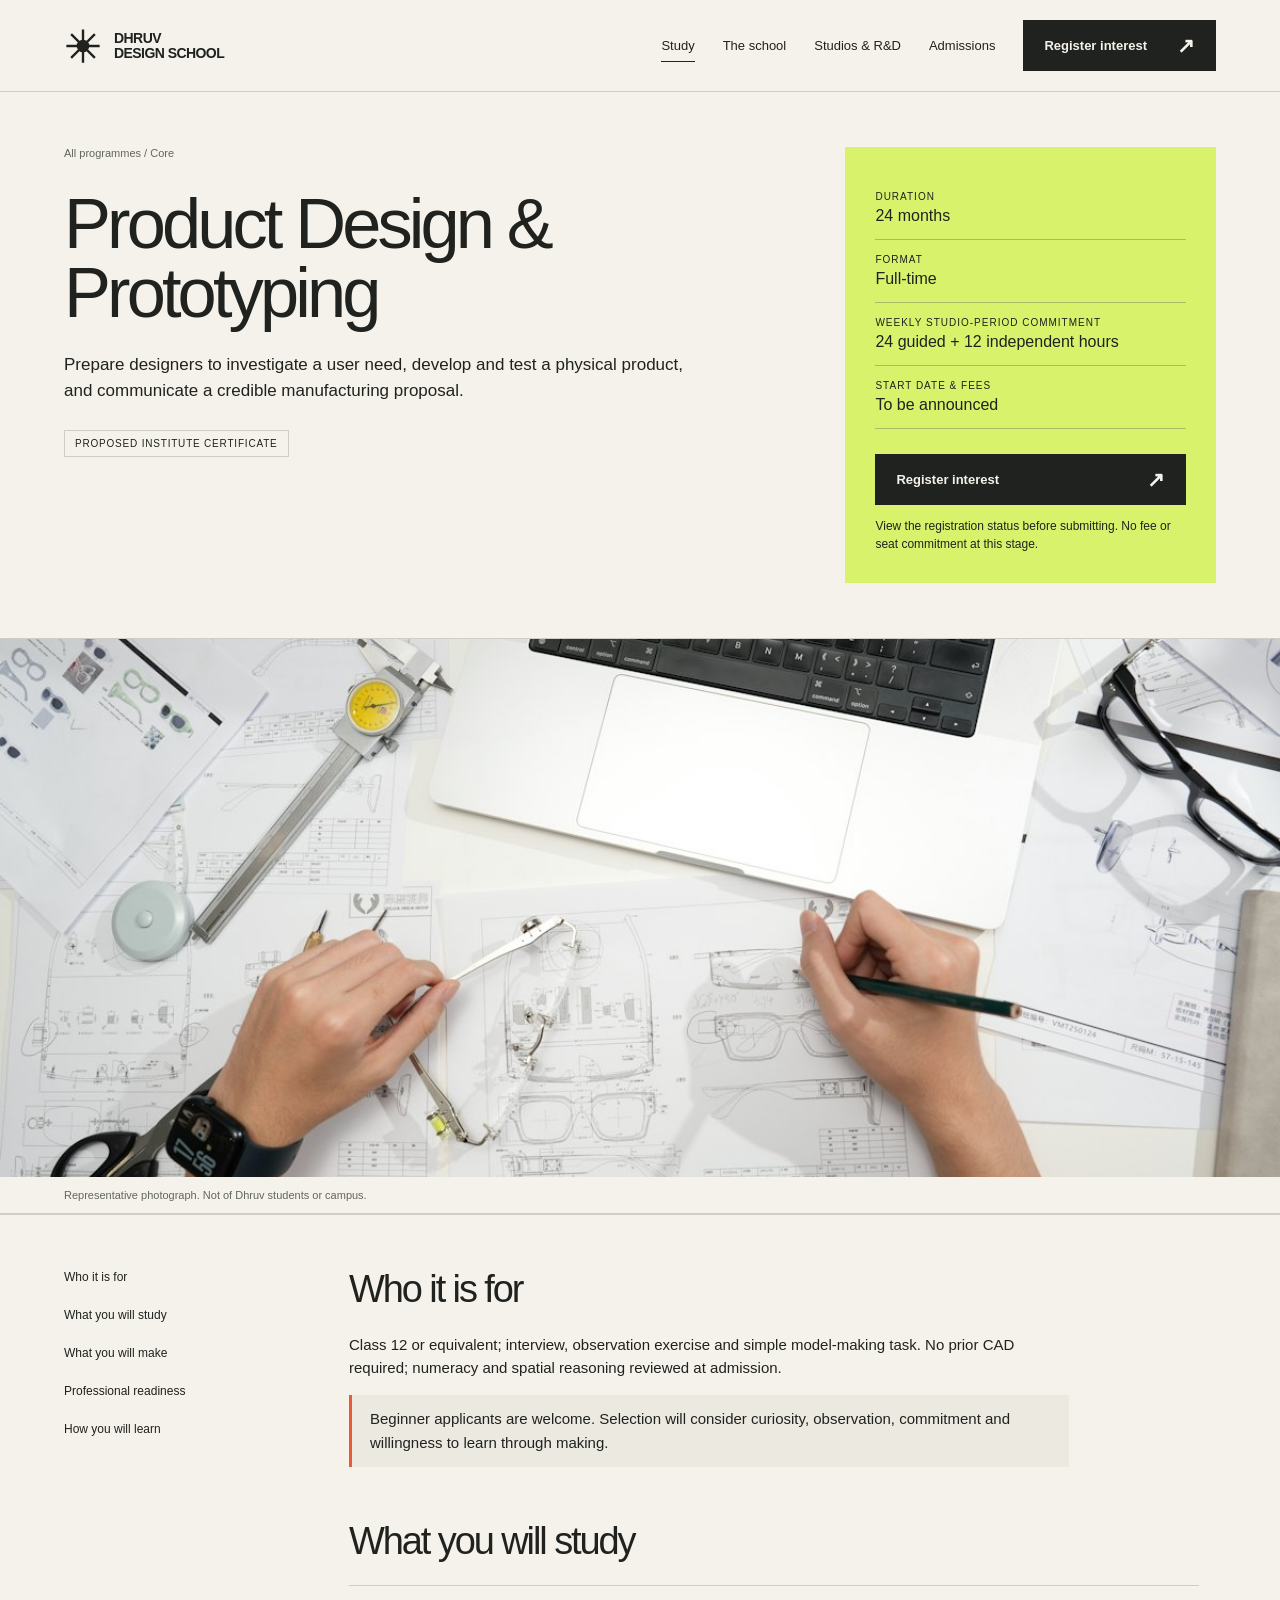
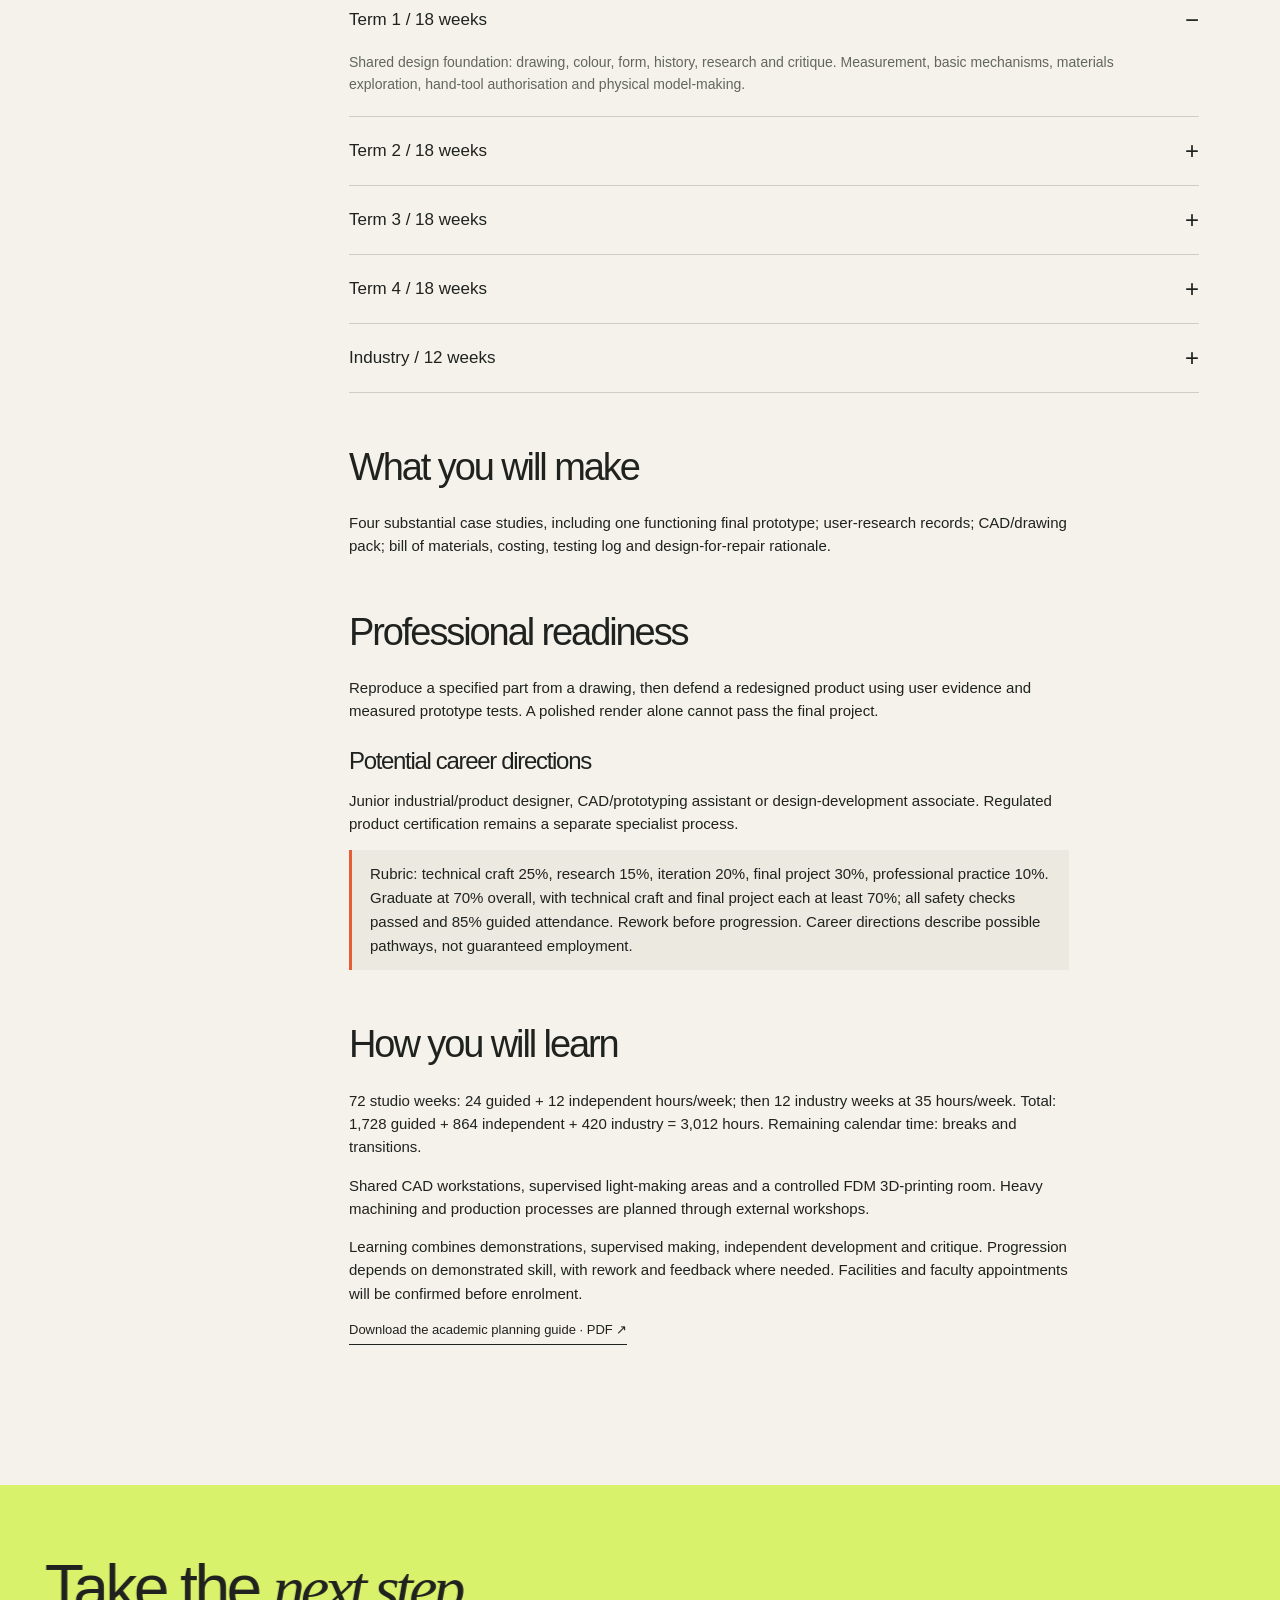
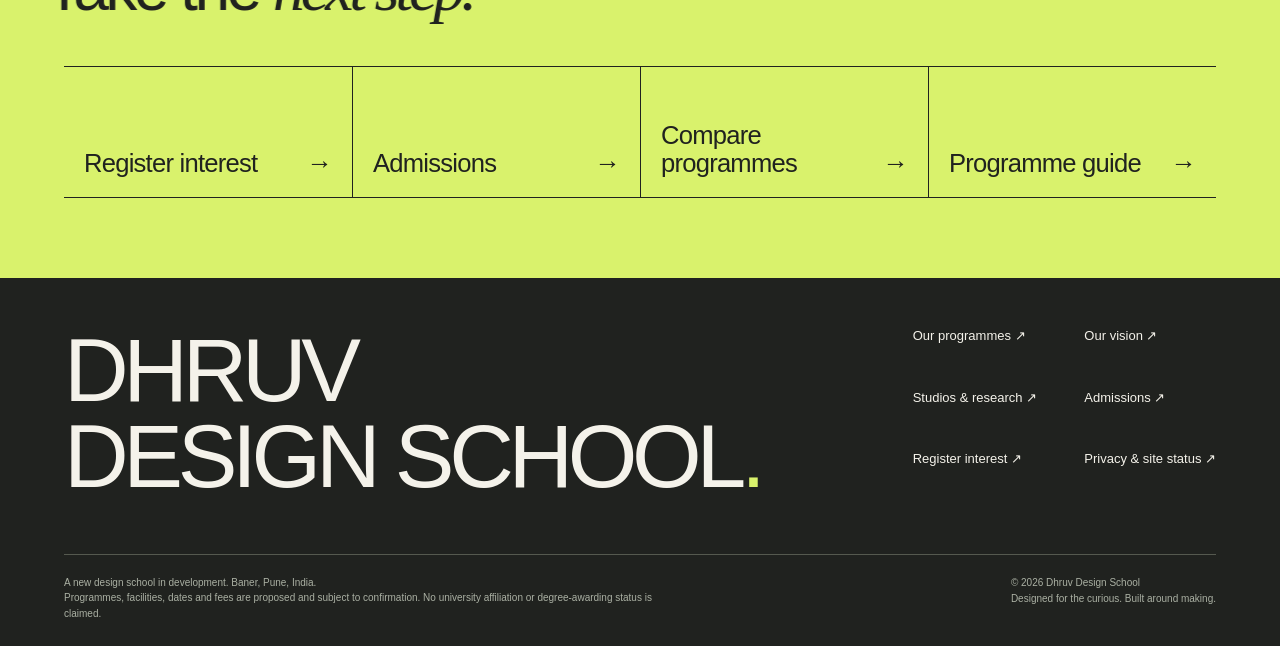
<file: product-design.html>
<!doctype html><html lang="en-IN"><head><meta charset="utf-8"><meta name="viewport" content="width=device-width, initial-scale=1"><title>Product Design &amp; Prototyping | Dhruv Design School</title><meta name="description" content="Prepare designers to investigate a user need, develop and test a physical product, and communicate a credible manufacturing proposal."><meta name="theme-color" content="#f4f2ea"><meta name="robots" content="noindex, nofollow"><meta property="og:title" content="Product Design &amp; Prototyping | Dhruv Design School"><meta property="og:description" content="Prepare designers to investigate a user need, develop and test a physical product, and communicate a credible manufacturing proposal."><meta property="og:type" content="website"><link rel="icon" href="assets/favicon.svg" type="image/svg+xml"><link rel="stylesheet" href="assets/site.css"><script src="assets/config.js" defer></script><script src="assets/site.js" defer></script></head><body><a class="skip" href="#main">Skip to content</a><header class="site-header"><a class="brand" href="index.html" aria-label="Dhruv Design School home"><svg viewBox="0 0 48 48" fill="none" xmlns="http://www.w3.org/2000/svg" aria-hidden="true"><path d="M24 3v42M3 24h42M9 9l30 30M9 39L39 9" stroke="currentColor" stroke-width="3"/><circle cx="24" cy="24" r="8" fill="currentColor"/></svg><span>DHRUV<br>DESIGN SCHOOL</span></a><button class="menu-toggle" aria-expanded="false" aria-controls="main-nav">Menu +</button><nav class="site-nav" id="main-nav" aria-label="Main navigation"><a href="programmes.html" aria-current="page">Study</a><a href="about.html">The school</a><a href="studios.html">Studios & R&D</a><a href="admissions.html">Admissions</a><a class="button " href="register.html">Register interest<span class="arrow" aria-hidden="true">↗</span></a></nav></header><main id="main"><section class="course-hero container"><div><div class="breadcrumbs"><a href="programmes.html">All programmes</a> / Core</div><h1>Product Design &amp; Prototyping</h1><p class="lede">Prepare designers to investigate a user need, develop and test a physical product, and communicate a credible manufacturing proposal.</p><span class="pill">Proposed institute certificate</span></div><aside class="course-summary" aria-label="Programme facts"><dl><div><dt>Duration</dt><dd>24 months</dd></div><div><dt>Format</dt><dd>Full-time</dd></div><div><dt>Weekly studio-period commitment</dt><dd>24 guided + 12 independent hours</dd></div><div><dt>Start date & fees</dt><dd>To be announced</dd></div></dl><a class="button " href="register.html?course=product-design">Register interest<span class="arrow" aria-hidden="true">↗</span></a><small>View the registration status before submitting. No fee or seat commitment at this stage.</small></aside></section><figure class="course-banner"><img src="assets/img/product-design.jpg" alt="Designer sketching eyewear with callipers and technical drawings" decoding="async"><figcaption class="container">Representative photograph. Not of Dhruv students or campus.</figcaption></figure><div class="course-body container"><nav class="side-nav" aria-label="On this page"><a href="#entry">Who it is for</a><a href="#curriculum">What you will study</a><a href="#portfolio">What you will make</a><a href="#practice">Professional readiness</a><a href="#learning">How you will learn</a></nav><div><section class="content-section" id="entry"><h2>Who it is for</h2><p>Class 12 or equivalent; interview, observation exercise and simple model-making task. No prior CAD required; numeracy and spatial reasoning reviewed at admission.</p><p class="note">Beginner applicants are welcome. Selection will consider curiosity, observation, commitment and willingness to learn through making.</p></section><section class="content-section" id="curriculum"><h2>What you will study</h2><details open><summary>Term 1 / 18 weeks</summary><p>Shared design foundation: drawing, colour, form, history, research and critique. Measurement, basic mechanisms, materials exploration, hand-tool authorisation and physical model-making.</p></details><details ><summary>Term 2 / 18 weeks</summary><p>User observation and interviews, ergonomics, inclusive design, CAD solids/surfaces, technical drawings and tolerances. Foam/card models, FDM printing and repeated usability tests.</p></details><details ><summary>Term 3 / 18 weeks</summary><p>Material/process selection, design for manufacture and assembly, fasteners, repairability, packaging and costed bills of materials. Supplier visits; outsourced machining and moulding trials.</p></details><details ><summary>Term 4 / 18 weeks</summary><p>Integrated product brief: research, concepts, working prototypes and documented test iterations. Manufacturing drawings, supplier quotations, commercial positioning and portfolio presentation.</p></details><details ><summary>Industry / 12 weeks</summary><p>Supervised placement or live manufacturer/start-up brief. Record decisions, test evidence, procurement and revisions; submit a handover pack and defend the final outcome to an external reviewer.</p></details></section><section class="content-section" id="portfolio"><h2>What you will make</h2><p>Four substantial case studies, including one functioning final prototype; user-research records; CAD/drawing pack; bill of materials, costing, testing log and design-for-repair rationale.</p></section><section class="content-section" id="practice"><h2>Professional readiness</h2><p>Reproduce a specified part from a drawing, then defend a redesigned product using user evidence and measured prototype tests. A polished render alone cannot pass the final project.</p><h3 style="font-size:24px;margin:25px 0 15px">Potential career directions</h3><p>Junior industrial/product designer, CAD/prototyping assistant or design-development associate. Regulated product certification remains a separate specialist process.</p><p class="note">Rubric: technical craft 25%, research 15%, iteration 20%, final project 30%, professional practice 10%. Graduate at 70% overall, with technical craft and final project each at least 70%; all safety checks passed and 85% guided attendance. Rework before progression. Career directions describe possible pathways, not guaranteed employment.</p></section><section class="content-section" id="learning"><h2>How you will learn</h2><p>72 studio weeks: 24 guided + 12 independent hours/week; then 12 industry weeks at 35 hours/week. Total: 1,728 guided + 864 independent + 420 industry = 3,012 hours. Remaining calendar time: breaks and transitions.</p><p>Shared CAD workstations, supervised light-making areas and a controlled FDM 3D-printing room. Heavy machining and production processes are planned through external workshops.</p><p>Learning combines demonstrations, supervised making, independent development and critique. Progression depends on demonstrated skill, with rework and feedback where needed. Facilities and faculty appointments will be confirmed before enrolment.</p><a class="text-link" href="assets/programme-guide.pdf" target="_blank" rel="noopener">Download the academic planning guide · PDF ↗</a></section></div></div><section class="next-step"><h2 data-scroll-text>Take the <span class="serif">next step.</span></h2><ul><li><a href="register.html">Register interest<span aria-hidden="true">→</span></a></li><li><a href="admissions.html">Admissions<span aria-hidden="true">→</span></a></li><li><a href="programmes.html">Compare programmes<span aria-hidden="true">→</span></a></li><li><a href="assets/programme-guide.pdf">Programme guide<span aria-hidden="true">→</span></a></li></ul></section></main><footer class="site-footer"><div class="footer-top"><a class="footer-title" href="index.html">DHRUV<br>DESIGN SCHOOL<span style="color:var(--lime)">.</span></a><div class="footer-nav"><a href="programmes.html">Our programmes ↗</a><a href="about.html">Our vision ↗</a><a href="studios.html">Studios & research ↗</a><a href="admissions.html">Admissions ↗</a><a href="register.html">Register interest ↗</a><a href="privacy.html">Privacy & site status ↗</a></div></div><div class="footer-bottom"><p>A new design school in development. Baner, Pune, India.<br>Programmes, facilities, dates and fees are proposed and subject to confirmation. No university affiliation or degree-awarding status is claimed.</p><span>© 2026 Dhruv Design School<br>Designed for the curious. Built around making.</span></div></footer></body></html>
</file>
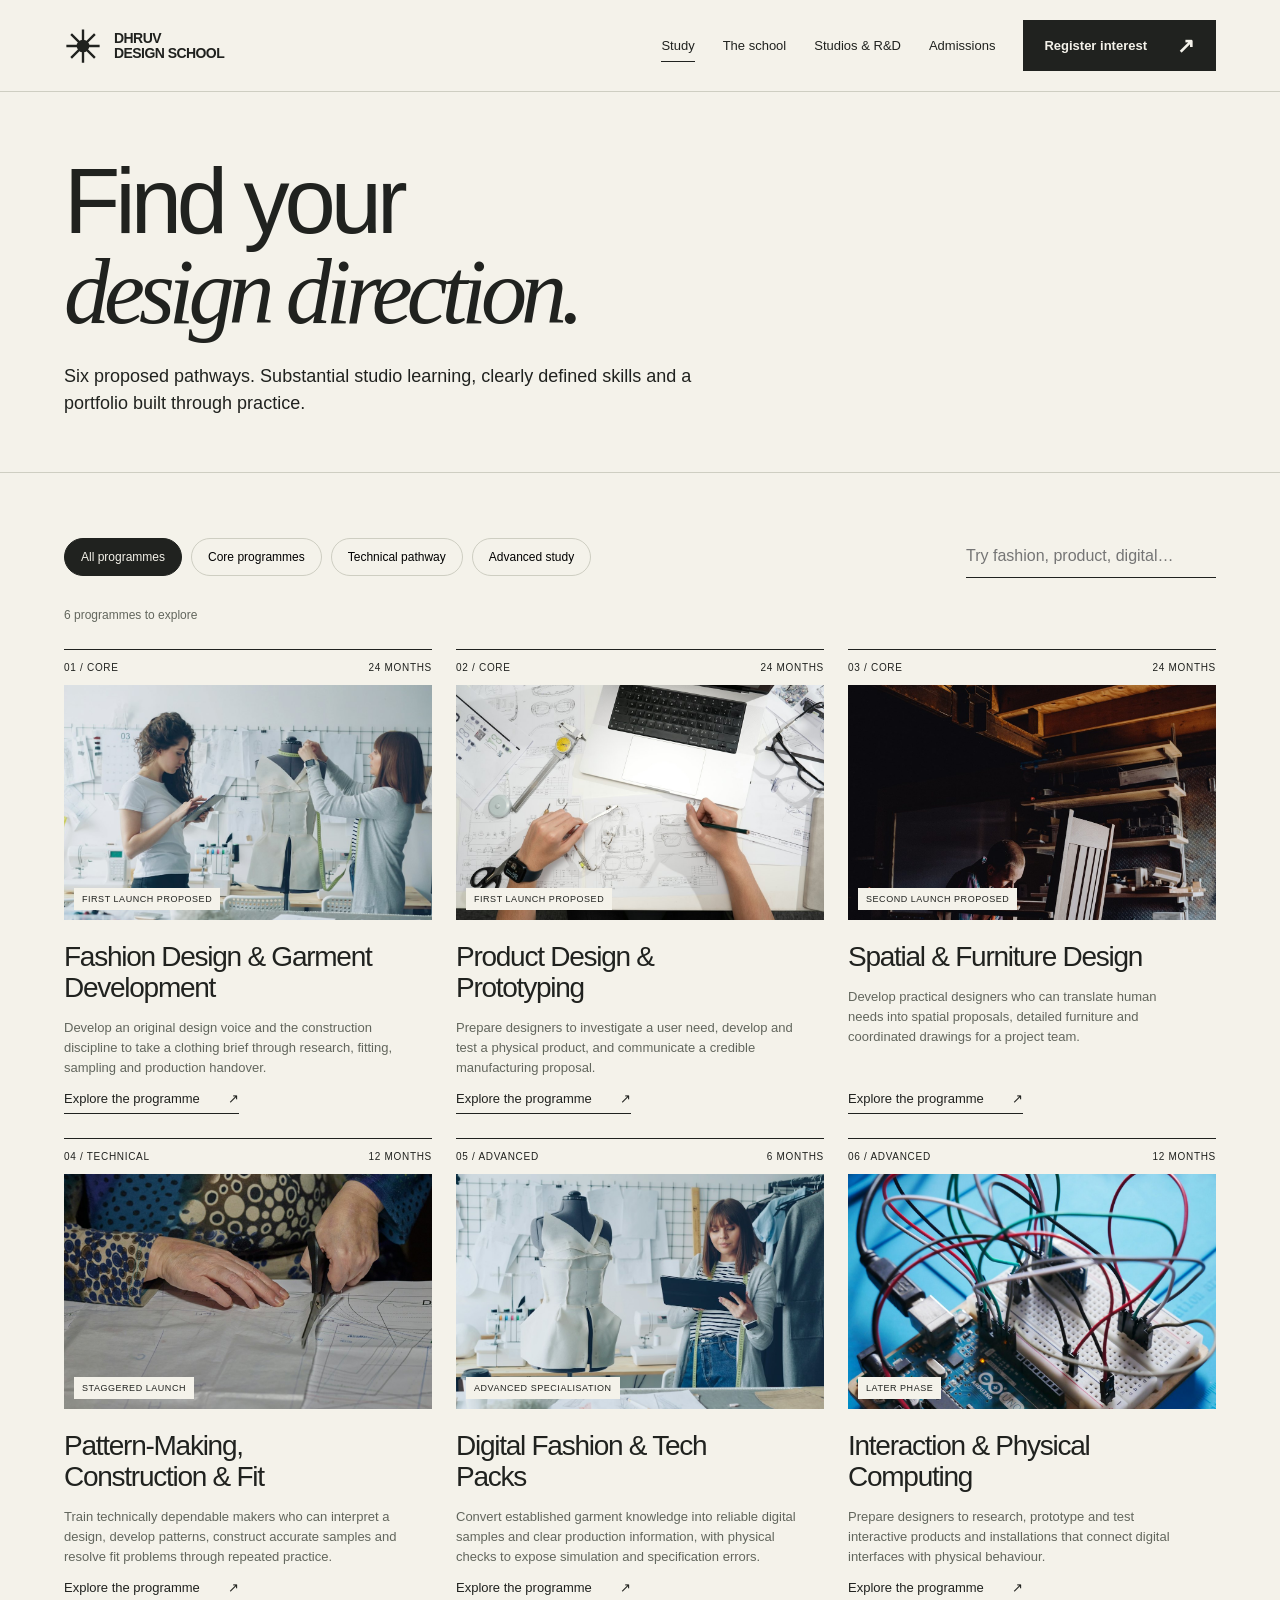
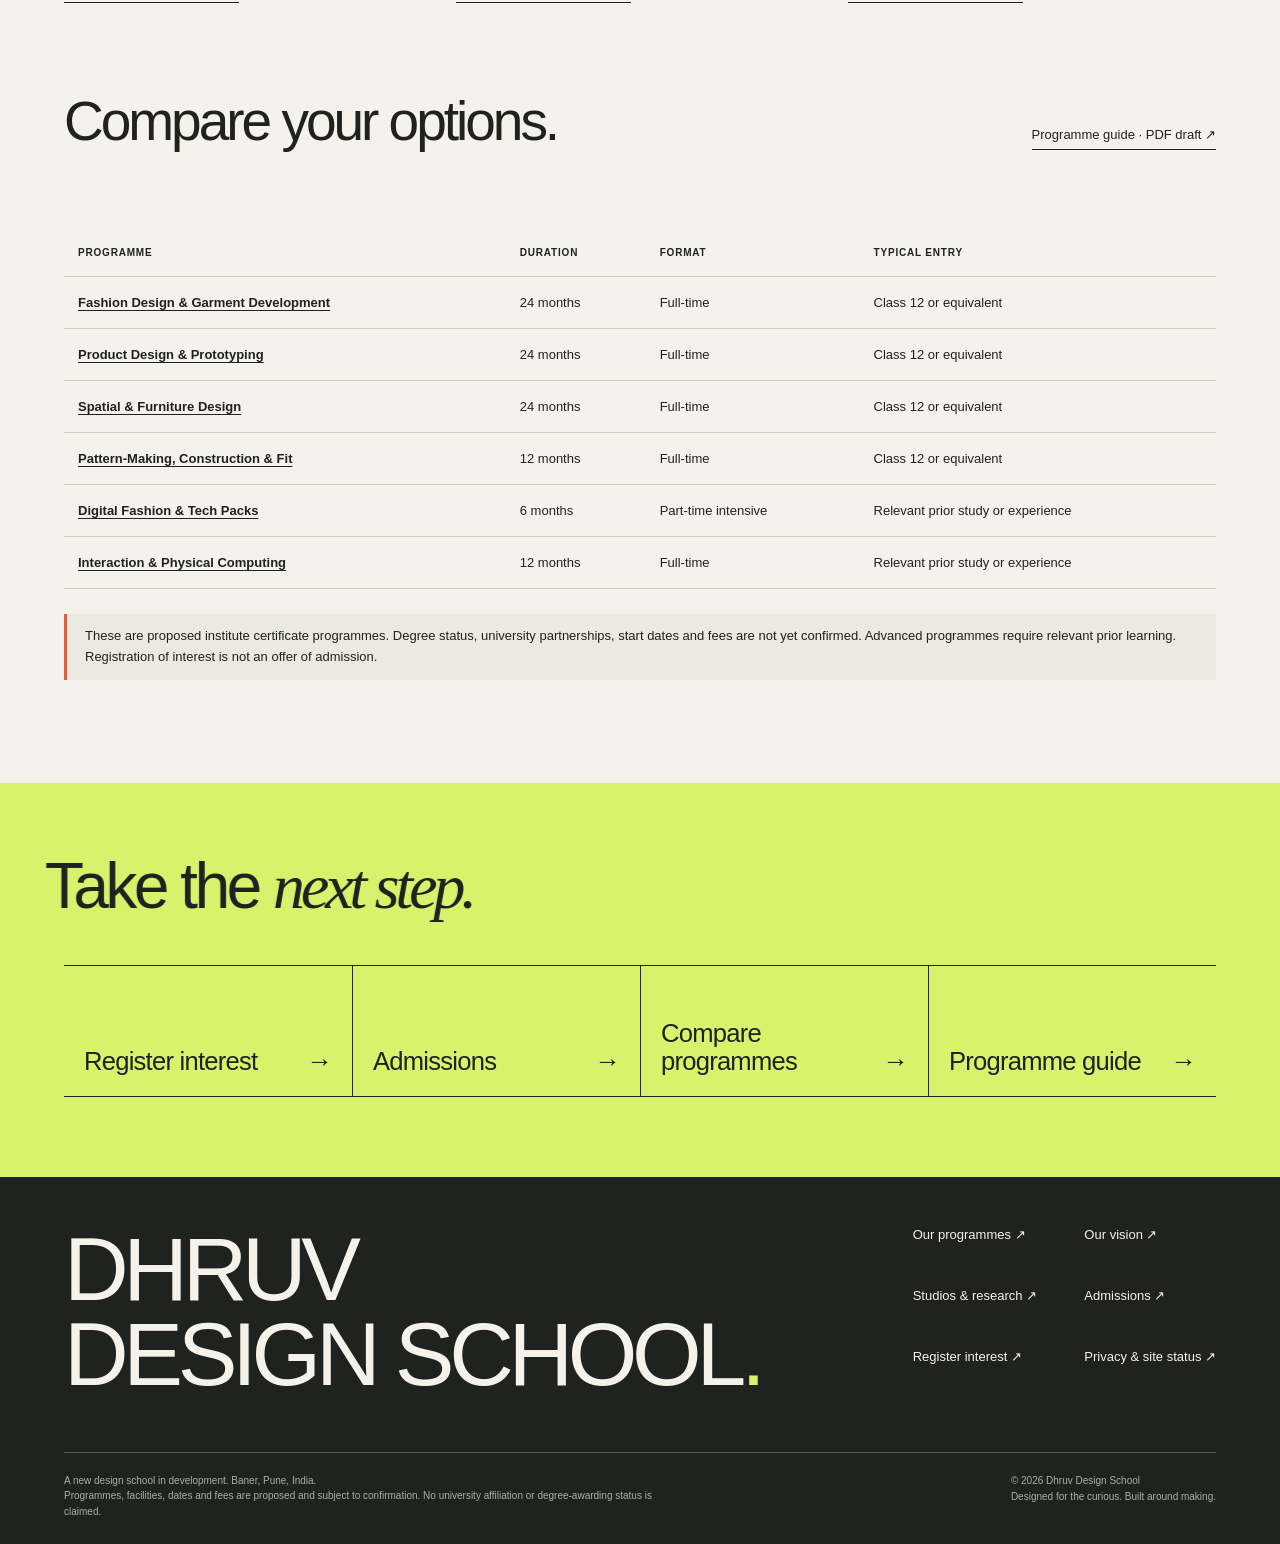
<file: programmes.html>
<!doctype html><html lang="en-IN"><head><meta charset="utf-8"><meta name="viewport" content="width=device-width, initial-scale=1"><title>Our programmes | Dhruv Design School</title><meta name="description" content="Compare six proposed design programmes: durations, curriculum, entry requirements, workload and portfolio outcomes."><meta name="theme-color" content="#f4f2ea"><meta name="robots" content="noindex, nofollow"><meta property="og:title" content="Our programmes | Dhruv Design School"><meta property="og:description" content="Compare six proposed design programmes: durations, curriculum, entry requirements, workload and portfolio outcomes."><meta property="og:type" content="website"><link rel="icon" href="assets/favicon.svg" type="image/svg+xml"><link rel="stylesheet" href="assets/site.css"><script src="assets/config.js" defer></script><script src="assets/site.js" defer></script></head><body><a class="skip" href="#main">Skip to content</a><header class="site-header"><a class="brand" href="index.html" aria-label="Dhruv Design School home"><svg viewBox="0 0 48 48" fill="none" xmlns="http://www.w3.org/2000/svg" aria-hidden="true"><path d="M24 3v42M3 24h42M9 9l30 30M9 39L39 9" stroke="currentColor" stroke-width="3"/><circle cx="24" cy="24" r="8" fill="currentColor"/></svg><span>DHRUV<br>DESIGN SCHOOL</span></a><button class="menu-toggle" aria-expanded="false" aria-controls="main-nav">Menu +</button><nav class="site-nav" id="main-nav" aria-label="Main navigation"><a href="programmes.html" aria-current="page">Study</a><a href="about.html">The school</a><a href="studios.html">Studios & R&D</a><a href="admissions.html">Admissions</a><a class="button " href="register.html">Register interest<span class="arrow" aria-hidden="true">↗</span></a></nav></header><main id="main"><section class="page-intro container"><h1>Find your<br><span class="serif">design direction.</span></h1><p class="lede">Six proposed pathways. Substantial studio learning, clearly defined skills and a portfolio built through practice.</p></section><section class="section container" style="padding-top:35px"><div class="programme-top"><div class="filters" role="group" aria-label="Filter programmes"><button class="filter" data-filter="all" aria-pressed="true">All programmes</button><button class="filter" data-filter="core" aria-pressed="false">Core programmes</button><button class="filter" data-filter="technical" aria-pressed="false">Technical pathway</button><button class="filter" data-filter="advanced" aria-pressed="false">Advanced study</button></div><label><span class="sr-only">Search programmes</span><input class="search" id="course-search" type="search" placeholder="Try fashion, product, digital…"></label></div><p id="result-count" class="result-count" aria-live="polite">6 programmes to explore</p><div class="course-grid"><article class="course-card" data-course="fashion-design" data-category="core" data-search="Fashion Design &amp; Garment Development Develop an original design voice and the construction discipline to take a clothing brief through research, fitting, sampling and production handover."><div class="course-meta"><span>01 / core</span><span>24 months</span></div><a class="course-art" style="background:#e0d7c7" href="fashion-design.html" aria-label="Explore Fashion Design &amp; Garment Development"><img src="assets/img/fashion-design.jpg" alt="Two fashion designers fitting a toile on a dress form" loading="lazy" decoding="async"><span class="course-status">First launch proposed</span></a><h3><a href="fashion-design.html">Fashion Design & Garment Development</a></h3><p>Develop an original design voice and the construction discipline to take a clothing brief through research, fitting, sampling and production handover.</p><a class="text-link" href="fashion-design.html">Explore the programme <span aria-hidden="true">↗</span></a></article><article class="course-card" data-course="product-design" data-category="core" data-search="Product Design &amp; Prototyping Prepare designers to investigate a user need, develop and test a physical product, and communicate a credible manufacturing proposal."><div class="course-meta"><span>02 / core</span><span>24 months</span></div><a class="course-art" style="background:#c9c4e7" href="product-design.html" aria-label="Explore Product Design &amp; Prototyping"><img src="assets/img/product-design.jpg" alt="Designer sketching eyewear with callipers and technical drawings" loading="lazy" decoding="async"><span class="course-status">First launch proposed</span></a><h3><a href="product-design.html">Product Design & Prototyping</a></h3><p>Prepare designers to investigate a user need, develop and test a physical product, and communicate a credible manufacturing proposal.</p><a class="text-link" href="product-design.html">Explore the programme <span aria-hidden="true">↗</span></a></article><article class="course-card" data-course="spatial-furniture" data-category="core" data-search="Spatial &amp; Furniture Design Develop practical designers who can translate human needs into spatial proposals, detailed furniture and coordinated drawings for a project team."><div class="course-meta"><span>03 / core</span><span>24 months</span></div><a class="course-art" style="background:#d9e0c8" href="spatial-furniture.html" aria-label="Explore Spatial &amp; Furniture Design"><img src="assets/img/spatial-furniture.jpg" alt="Furniture maker building a chair in a workshop" loading="lazy" decoding="async"><span class="course-status">Second launch proposed</span></a><h3><a href="spatial-furniture.html">Spatial & Furniture Design</a></h3><p>Develop practical designers who can translate human needs into spatial proposals, detailed furniture and coordinated drawings for a project team.</p><a class="text-link" href="spatial-furniture.html">Explore the programme <span aria-hidden="true">↗</span></a></article><article class="course-card" data-course="pattern-construction" data-category="technical" data-search="Pattern-Making, Construction &amp; Fit Train technically dependable makers who can interpret a design, develop patterns, construct accurate samples and resolve fit problems through repeated practice."><div class="course-meta"><span>04 / technical</span><span>12 months</span></div><a class="course-art" style="background:#e5a890" href="pattern-construction.html" aria-label="Explore Pattern-Making, Construction &amp; Fit"><img src="assets/img/pattern-construction.jpg" alt="Hands cutting a paper sewing pattern with tailoring shears" loading="lazy" decoding="async"><span class="course-status">Staggered launch</span></a><h3><a href="pattern-construction.html">Pattern-Making, Construction & Fit</a></h3><p>Train technically dependable makers who can interpret a design, develop patterns, construct accurate samples and resolve fit problems through repeated practice.</p><a class="text-link" href="pattern-construction.html">Explore the programme <span aria-hidden="true">↗</span></a></article><article class="course-card" data-course="digital-fashion" data-category="advanced" data-search="Digital Fashion &amp; Tech Packs Convert established garment knowledge into reliable digital samples and clear production information, with physical checks to expose simulation and specification errors."><div class="course-meta"><span>05 / advanced</span><span>6 months</span></div><a class="course-art" style="background:#c8dbe1" href="digital-fashion.html" aria-label="Explore Digital Fashion &amp; Tech Packs"><img src="assets/img/digital-fashion.jpg" alt="Designer reviewing a garment design on a tablet beside a dress form" loading="lazy" decoding="async"><span class="course-status">Advanced specialisation</span></a><h3><a href="digital-fashion.html">Digital Fashion & Tech Packs</a></h3><p>Convert established garment knowledge into reliable digital samples and clear production information, with physical checks to expose simulation and specification errors.</p><a class="text-link" href="digital-fashion.html">Explore the programme <span aria-hidden="true">↗</span></a></article><article class="course-card" data-course="interaction-computing" data-category="advanced" data-search="Interaction &amp; Physical Computing Prepare designers to research, prototype and test interactive products and installations that connect digital interfaces with physical behaviour."><div class="course-meta"><span>06 / advanced</span><span>12 months</span></div><a class="course-art" style="background:#d9f26c" href="interaction-computing.html" aria-label="Explore Interaction &amp; Physical Computing"><img src="assets/img/interaction-computing.jpg" alt="Arduino board wired to a breadboard prototype" loading="lazy" decoding="async"><span class="course-status">Later phase</span></a><h3><a href="interaction-computing.html">Interaction & Physical Computing</a></h3><p>Prepare designers to research, prototype and test interactive products and installations that connect digital interfaces with physical behaviour.</p><a class="text-link" href="interaction-computing.html">Explore the programme <span aria-hidden="true">↗</span></a></article></div><p class="empty" id="no-results" hidden>No programmes match your search. Try a different discipline or select “All programmes”.</p></section><section class="section container" style="padding-top:0"><div class="section-head"><div><h2>Compare your options.</h2></div><a class="text-link" href="assets/programme-guide.pdf" target="_blank" rel="noopener">Programme guide · PDF draft ↗</a></div><div class="compare-scroll" tabindex="0" role="region" aria-label="Programme comparison table"><table class="compare"><thead><tr><th scope="col">Programme</th><th scope="col">Duration</th><th scope="col">Format</th><th scope="col">Typical entry</th></tr></thead><tbody><tr><td><a href="fashion-design.html">Fashion Design &amp; Garment Development</a></td><td>24 months</td><td>Full-time</td><td>Class 12 or equivalent</td></tr><tr><td><a href="product-design.html">Product Design &amp; Prototyping</a></td><td>24 months</td><td>Full-time</td><td>Class 12 or equivalent</td></tr><tr><td><a href="spatial-furniture.html">Spatial &amp; Furniture Design</a></td><td>24 months</td><td>Full-time</td><td>Class 12 or equivalent</td></tr><tr><td><a href="pattern-construction.html">Pattern-Making, Construction &amp; Fit</a></td><td>12 months</td><td>Full-time</td><td>Class 12 or equivalent</td></tr><tr><td><a href="digital-fashion.html">Digital Fashion &amp; Tech Packs</a></td><td>6 months</td><td>Part-time intensive</td><td>Relevant prior study or experience</td></tr><tr><td><a href="interaction-computing.html">Interaction &amp; Physical Computing</a></td><td>12 months</td><td>Full-time</td><td>Relevant prior study or experience</td></tr></tbody></table></div><p class="note" style="margin-top:25px">These are proposed institute certificate programmes. Degree status, university partnerships, start dates and fees are not yet confirmed. Advanced programmes require relevant prior learning. Registration of interest is not an offer of admission.</p></section><section class="next-step"><h2 data-scroll-text>Take the <span class="serif">next step.</span></h2><ul><li><a href="register.html">Register interest<span aria-hidden="true">→</span></a></li><li><a href="admissions.html">Admissions<span aria-hidden="true">→</span></a></li><li><a href="programmes.html">Compare programmes<span aria-hidden="true">→</span></a></li><li><a href="assets/programme-guide.pdf">Programme guide<span aria-hidden="true">→</span></a></li></ul></section></main><footer class="site-footer"><div class="footer-top"><a class="footer-title" href="index.html">DHRUV<br>DESIGN SCHOOL<span style="color:var(--lime)">.</span></a><div class="footer-nav"><a href="programmes.html">Our programmes ↗</a><a href="about.html">Our vision ↗</a><a href="studios.html">Studios & research ↗</a><a href="admissions.html">Admissions ↗</a><a href="register.html">Register interest ↗</a><a href="privacy.html">Privacy & site status ↗</a></div></div><div class="footer-bottom"><p>A new design school in development. Baner, Pune, India.<br>Programmes, facilities, dates and fees are proposed and subject to confirmation. No university affiliation or degree-awarding status is claimed.</p><span>© 2026 Dhruv Design School<br>Designed for the curious. Built around making.</span></div></footer></body></html>
</file>
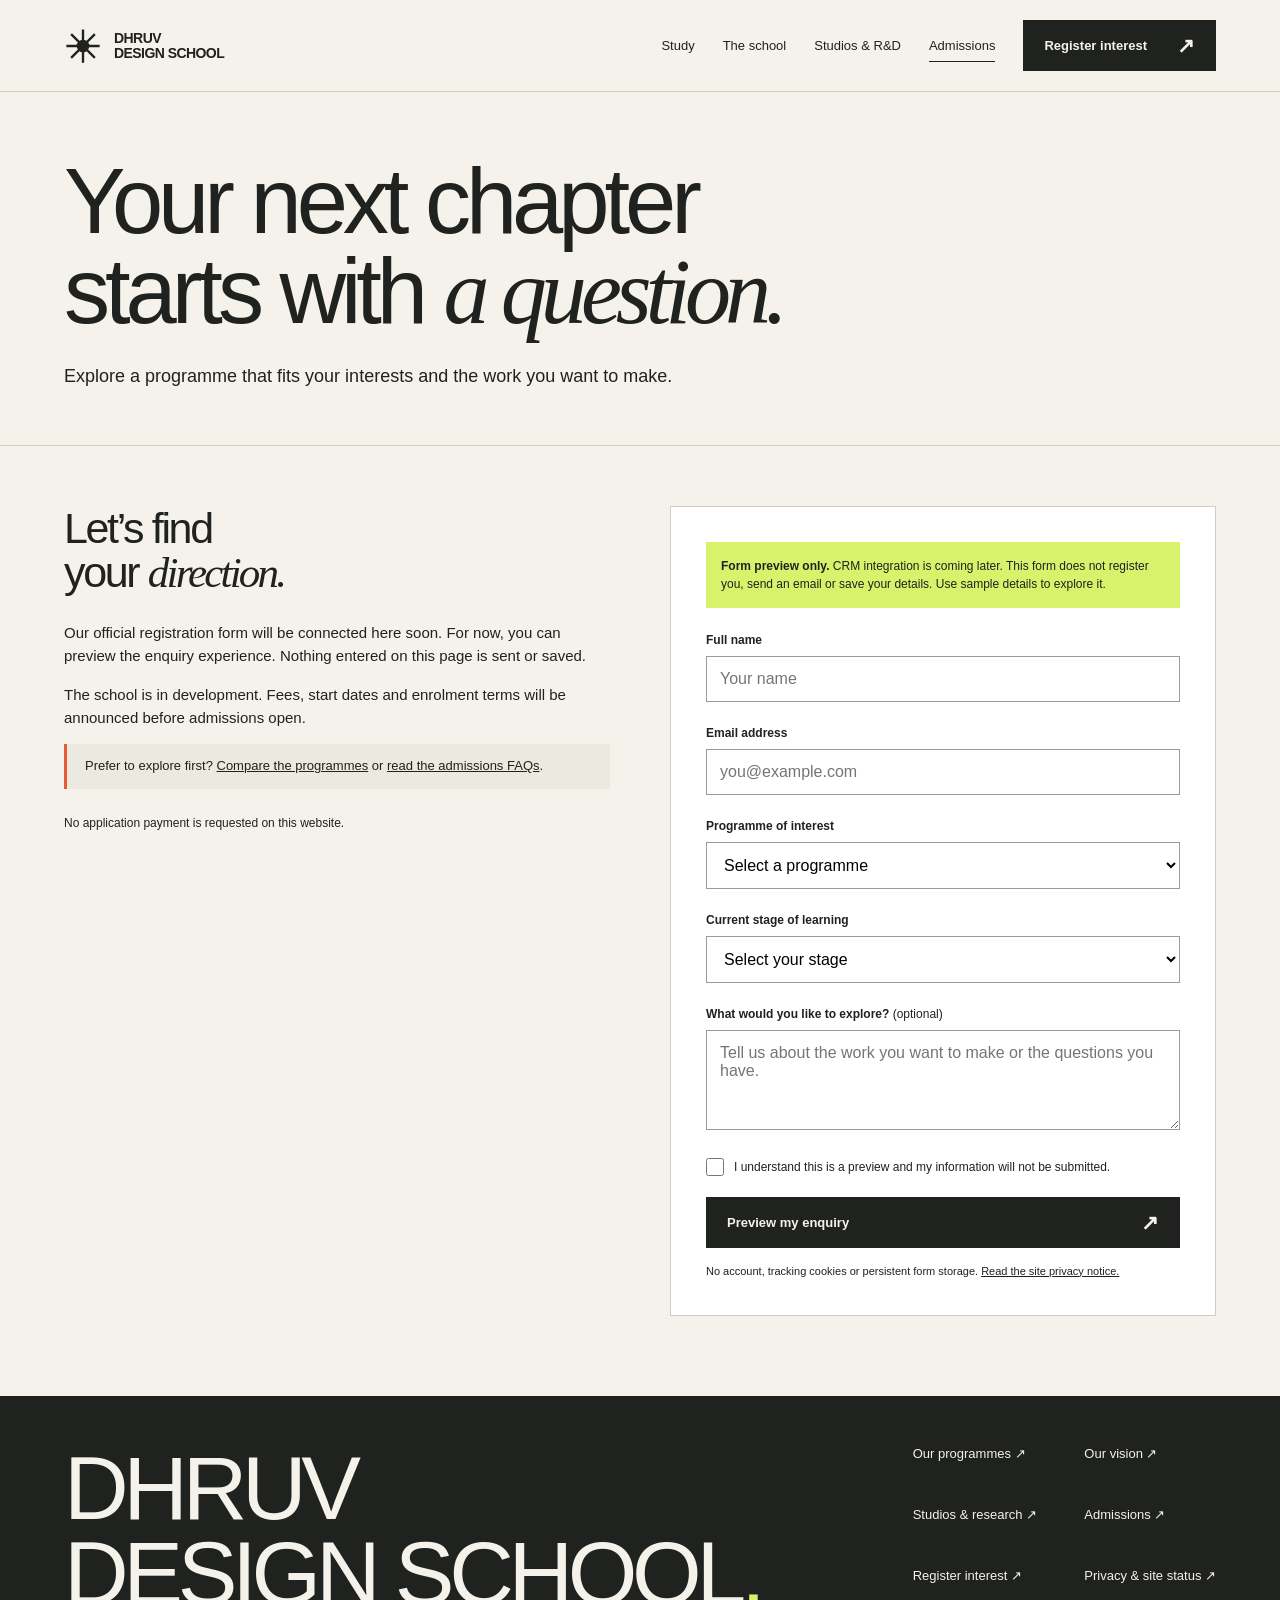
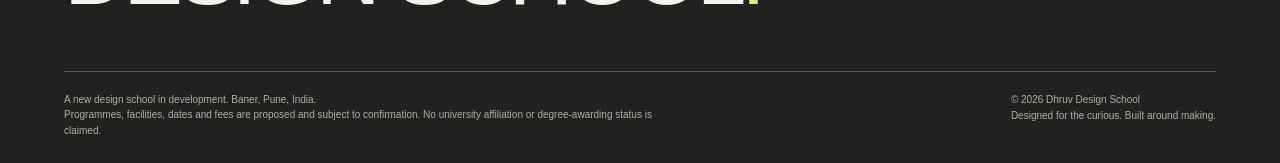
<file: register.html>
<!doctype html><html lang="en-IN"><head><meta charset="utf-8"><meta name="viewport" content="width=device-width, initial-scale=1"><title>Register your interest | Dhruv Design School</title><meta name="description" content="View registration information and preview the enquiry journey. Official CRM form integration is pending."><meta name="theme-color" content="#f4f2ea"><meta name="robots" content="noindex, nofollow"><meta property="og:title" content="Register your interest | Dhruv Design School"><meta property="og:description" content="View registration information and preview the enquiry journey. Official CRM form integration is pending."><meta property="og:type" content="website"><link rel="icon" href="assets/favicon.svg" type="image/svg+xml"><link rel="stylesheet" href="assets/site.css"><script src="assets/config.js" defer></script><script src="assets/site.js" defer></script></head><body><a class="skip" href="#main">Skip to content</a><header class="site-header"><a class="brand" href="index.html" aria-label="Dhruv Design School home"><svg viewBox="0 0 48 48" fill="none" xmlns="http://www.w3.org/2000/svg" aria-hidden="true"><path d="M24 3v42M3 24h42M9 9l30 30M9 39L39 9" stroke="currentColor" stroke-width="3"/><circle cx="24" cy="24" r="8" fill="currentColor"/></svg><span>DHRUV<br>DESIGN SCHOOL</span></a><button class="menu-toggle" aria-expanded="false" aria-controls="main-nav">Menu +</button><nav class="site-nav" id="main-nav" aria-label="Main navigation"><a href="programmes.html">Study</a><a href="about.html">The school</a><a href="studios.html">Studios & R&D</a><a href="admissions.html" aria-current="page">Admissions</a><a class="button " href="register.html">Register interest<span class="arrow" aria-hidden="true">↗</span></a></nav></header><main id="main"><section class="page-intro container"><h1>Your next chapter<br>starts with <span class="serif">a question.</span></h1><p class="lede">Explore a programme that fits your interests and the work you want to make.</p></section><section class="registration-shell container"><div><h2>Let’s find<br>your <span class="serif">direction.</span></h2><p id="registration-status">Our official registration form will be connected here soon. For now, you can preview the enquiry experience. Nothing entered on this page is sent or saved.</p><p>The school is in development. Fees, start dates and enrolment terms will be announced before admissions open.</p><div class="note">Prefer to explore first? <a href="programmes.html"><u>Compare the programmes</u></a> or <a href="admissions.html"><u>read the admissions FAQs</u></a>.</div><p style="font-size:12px;margin-top:25px">No application payment is requested on this website.</p></div><div><div id="crm-ready" class="form-panel" hidden><h2>Register your interest.</h2><p>Continue to the school’s CRM form to review its privacy notice and submit your enquiry.</p><a class="button" href="register.html" target="_blank" rel="noopener">Open registration form <span aria-hidden="true">↗</span></a></div><div class="form-panel" id="form-preview"><div class="preview-notice"><strong>Form preview only.</strong> CRM integration is coming later. This form does not register you, send an email or save your details. Use sample details to explore it.</div><form id="interest-form"><label for="full-name">Full name</label><input id="full-name" name="name" required maxlength="100" autocomplete="off" placeholder="Your name"><label for="email">Email address</label><input id="email" name="email" type="email" required maxlength="200" autocomplete="off" placeholder="you@example.com"><label for="programme">Programme of interest</label><select id="programme" name="programme" required><option value="">Select a programme</option><option value="fashion-design">Fashion Design &amp; Garment Development</option><option value="product-design">Product Design &amp; Prototyping</option><option value="spatial-furniture">Spatial &amp; Furniture Design</option><option value="pattern-construction">Pattern-Making, Construction &amp; Fit</option><option value="digital-fashion">Digital Fashion &amp; Tech Packs</option><option value="interaction-computing">Interaction &amp; Physical Computing</option><option value="undecided">I’m still exploring</option></select><label for="education">Current stage of learning</label><select id="education" name="education" required><option value="">Select your stage</option><option>Completing or completed Class 12</option><option>Currently in college</option><option>Graduate</option><option>Working professional / experienced maker</option><option>Exploring for someone else</option></select><label for="message">What would you like to explore? <span style="font-weight:normal">(optional)</span></label><textarea id="message" name="message" maxlength="1500" placeholder="Tell us about the work you want to make or the questions you have."></textarea><label class="check"><input type="checkbox" required name="preview-understood"><span>I understand this is a preview and my information will not be submitted.</span></label><button class="button" type="submit">Preview my enquiry <span class="arrow" aria-hidden="true">↗</span></button><p style="font-size:11px;margin:15px 0 0">No account, tracking cookies or persistent form storage. <a href="privacy.html"><u>Read the site privacy notice.</u></a></p></form><div class="form-feedback" id="form-feedback" tabindex="-1" hidden><h3>Your enquiry preview</h3><p><strong>Not submitted.</strong> This is only a preview. No registration has been received by the school.</p><dl></dl><button class="button outline" type="button" id="clear-preview">Clear preview</button></div></div></div></section></main><footer class="site-footer"><div class="footer-top"><a class="footer-title" href="index.html">DHRUV<br>DESIGN SCHOOL<span style="color:var(--lime)">.</span></a><div class="footer-nav"><a href="programmes.html">Our programmes ↗</a><a href="about.html">Our vision ↗</a><a href="studios.html">Studios & research ↗</a><a href="admissions.html">Admissions ↗</a><a href="register.html">Register interest ↗</a><a href="privacy.html">Privacy & site status ↗</a></div></div><div class="footer-bottom"><p>A new design school in development. Baner, Pune, India.<br>Programmes, facilities, dates and fees are proposed and subject to confirmation. No university affiliation or degree-awarding status is claimed.</p><span>© 2026 Dhruv Design School<br>Designed for the curious. Built around making.</span></div></footer></body></html>
</file>
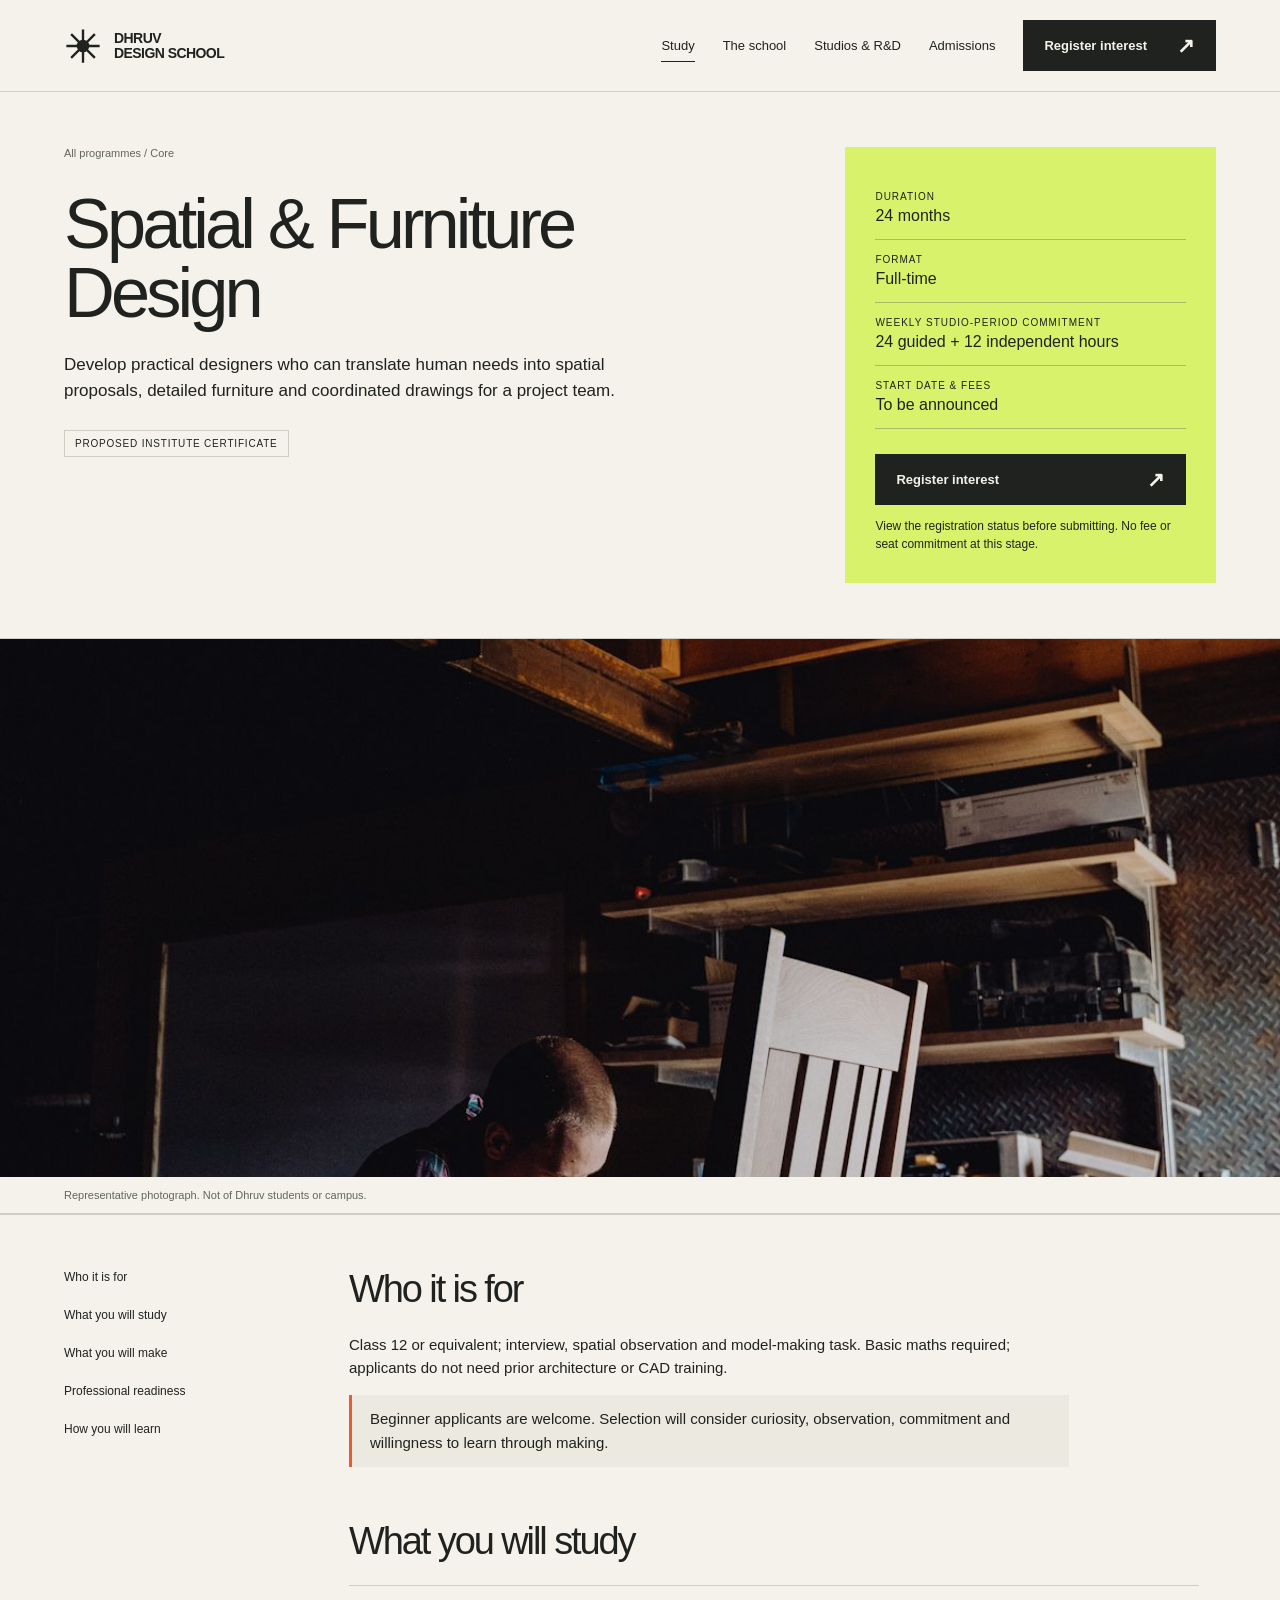
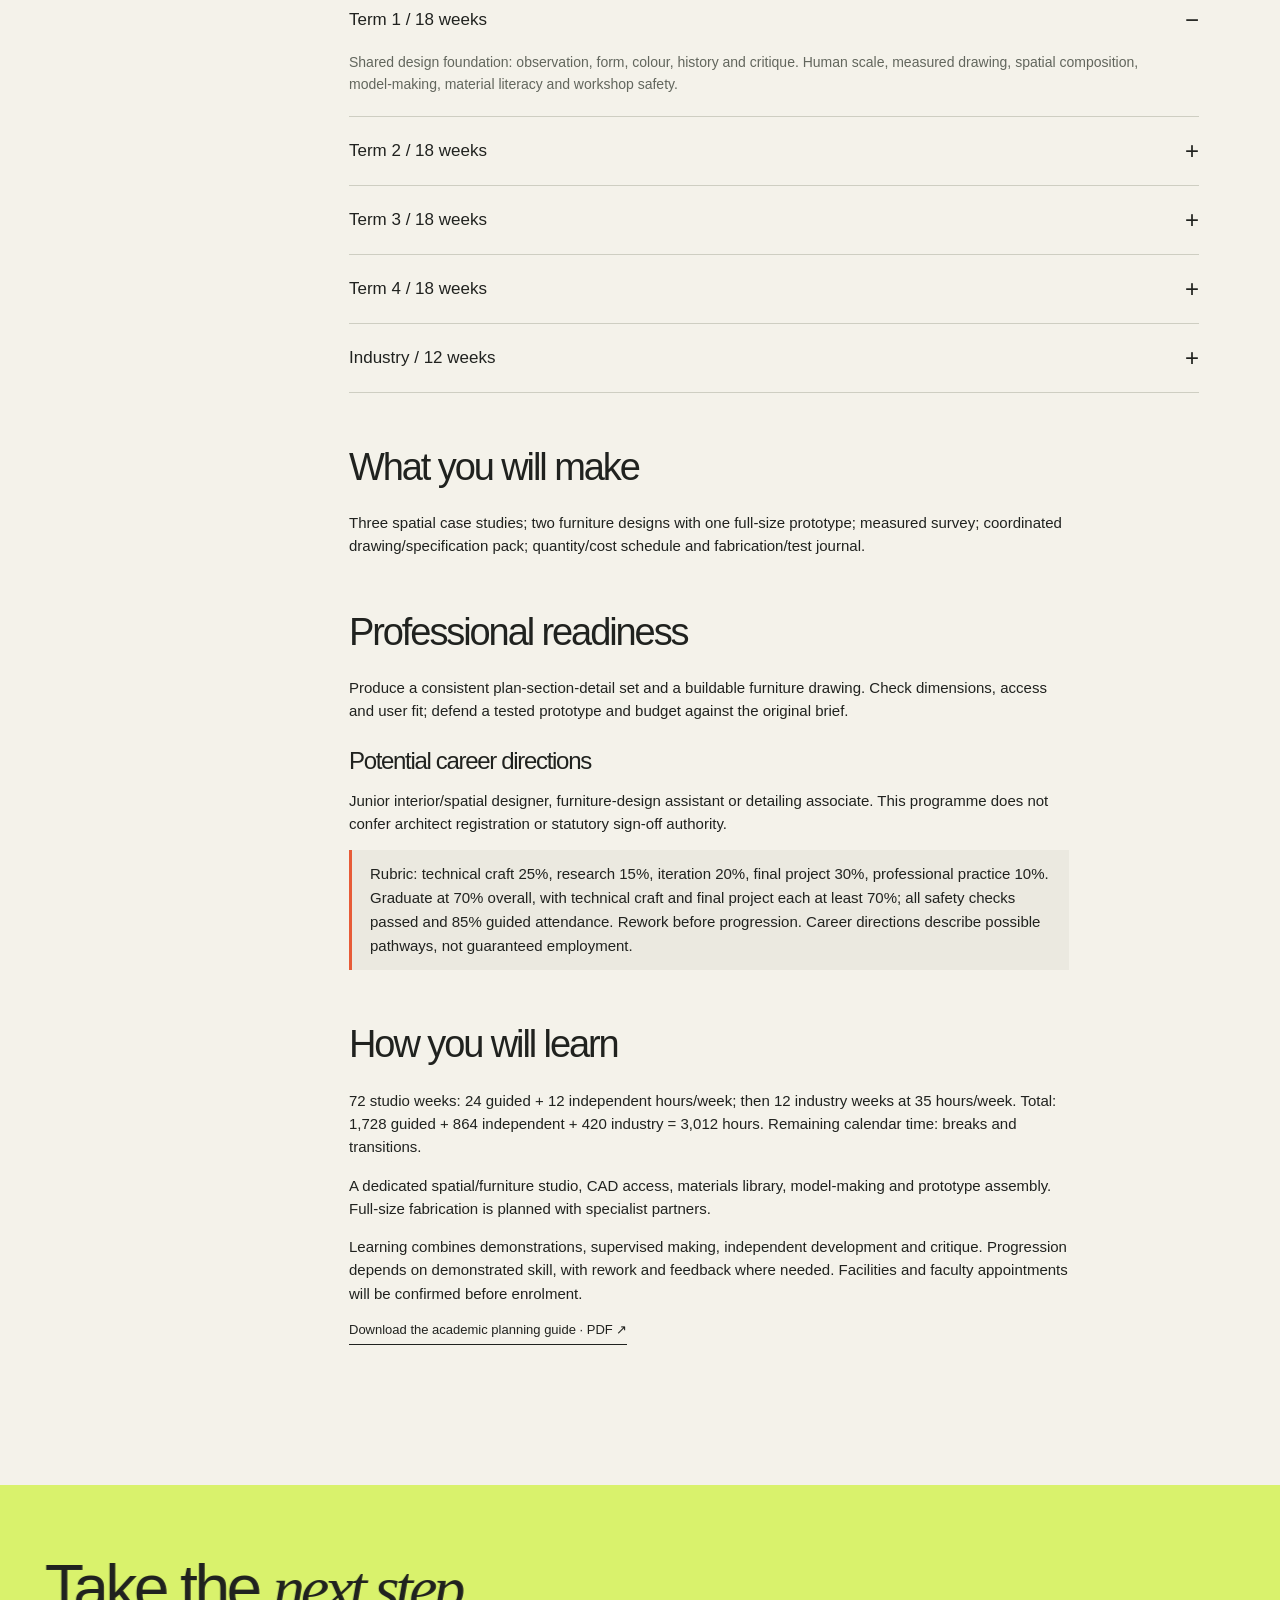
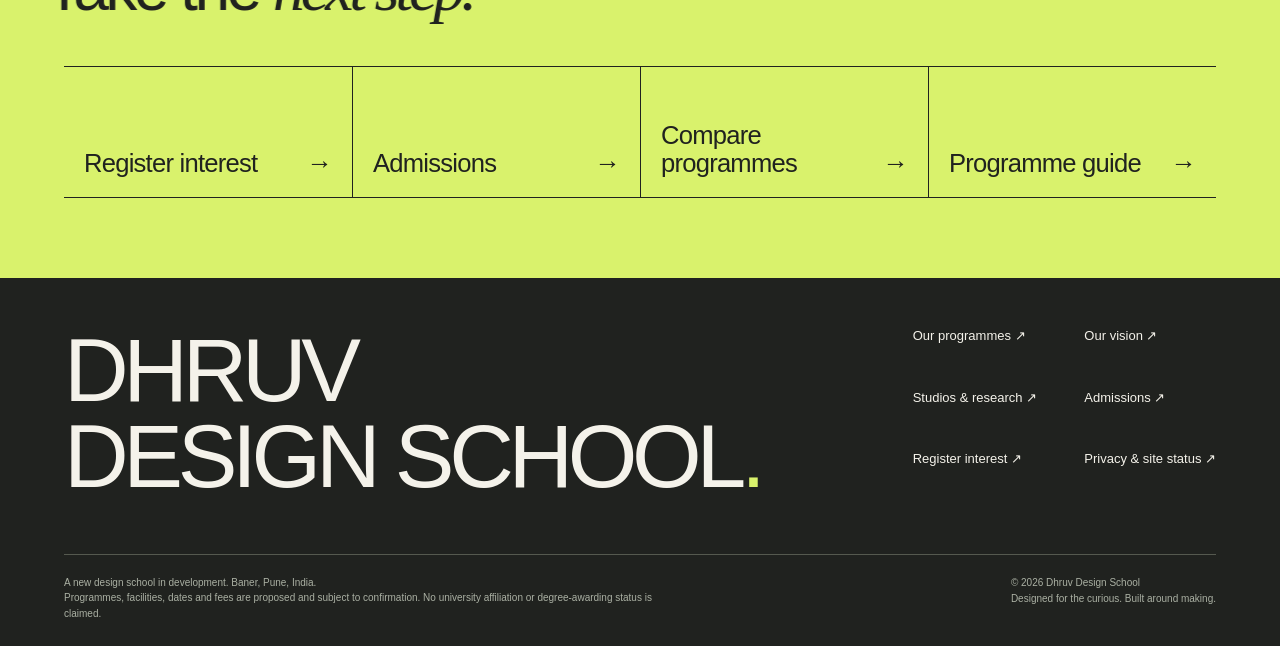
<file: spatial-furniture.html>
<!doctype html><html lang="en-IN"><head><meta charset="utf-8"><meta name="viewport" content="width=device-width, initial-scale=1"><title>Spatial &amp; Furniture Design | Dhruv Design School</title><meta name="description" content="Develop practical designers who can translate human needs into spatial proposals, detailed furniture and coordinated drawings for a project team."><meta name="theme-color" content="#f4f2ea"><meta name="robots" content="noindex, nofollow"><meta property="og:title" content="Spatial &amp; Furniture Design | Dhruv Design School"><meta property="og:description" content="Develop practical designers who can translate human needs into spatial proposals, detailed furniture and coordinated drawings for a project team."><meta property="og:type" content="website"><link rel="icon" href="assets/favicon.svg" type="image/svg+xml"><link rel="stylesheet" href="assets/site.css"><script src="assets/config.js" defer></script><script src="assets/site.js" defer></script></head><body><a class="skip" href="#main">Skip to content</a><header class="site-header"><a class="brand" href="index.html" aria-label="Dhruv Design School home"><svg viewBox="0 0 48 48" fill="none" xmlns="http://www.w3.org/2000/svg" aria-hidden="true"><path d="M24 3v42M3 24h42M9 9l30 30M9 39L39 9" stroke="currentColor" stroke-width="3"/><circle cx="24" cy="24" r="8" fill="currentColor"/></svg><span>DHRUV<br>DESIGN SCHOOL</span></a><button class="menu-toggle" aria-expanded="false" aria-controls="main-nav">Menu +</button><nav class="site-nav" id="main-nav" aria-label="Main navigation"><a href="programmes.html" aria-current="page">Study</a><a href="about.html">The school</a><a href="studios.html">Studios & R&D</a><a href="admissions.html">Admissions</a><a class="button " href="register.html">Register interest<span class="arrow" aria-hidden="true">↗</span></a></nav></header><main id="main"><section class="course-hero container"><div><div class="breadcrumbs"><a href="programmes.html">All programmes</a> / Core</div><h1>Spatial &amp; Furniture Design</h1><p class="lede">Develop practical designers who can translate human needs into spatial proposals, detailed furniture and coordinated drawings for a project team.</p><span class="pill">Proposed institute certificate</span></div><aside class="course-summary" aria-label="Programme facts"><dl><div><dt>Duration</dt><dd>24 months</dd></div><div><dt>Format</dt><dd>Full-time</dd></div><div><dt>Weekly studio-period commitment</dt><dd>24 guided + 12 independent hours</dd></div><div><dt>Start date & fees</dt><dd>To be announced</dd></div></dl><a class="button " href="register.html?course=spatial-furniture">Register interest<span class="arrow" aria-hidden="true">↗</span></a><small>View the registration status before submitting. No fee or seat commitment at this stage.</small></aside></section><figure class="course-banner"><img src="assets/img/spatial-furniture.jpg" alt="Furniture maker building a chair in a workshop" decoding="async"><figcaption class="container">Representative photograph. Not of Dhruv students or campus.</figcaption></figure><div class="course-body container"><nav class="side-nav" aria-label="On this page"><a href="#entry">Who it is for</a><a href="#curriculum">What you will study</a><a href="#portfolio">What you will make</a><a href="#practice">Professional readiness</a><a href="#learning">How you will learn</a></nav><div><section class="content-section" id="entry"><h2>Who it is for</h2><p>Class 12 or equivalent; interview, spatial observation and model-making task. Basic maths required; applicants do not need prior architecture or CAD training.</p><p class="note">Beginner applicants are welcome. Selection will consider curiosity, observation, commitment and willingness to learn through making.</p></section><section class="content-section" id="curriculum"><h2>What you will study</h2><details open><summary>Term 1 / 18 weeks</summary><p>Shared design foundation: observation, form, colour, history and critique. Human scale, measured drawing, spatial composition, model-making, material literacy and workshop safety.</p></details><details ><summary>Term 2 / 18 weeks</summary><p>Survey and documentation, residential/small commercial layouts, furniture ergonomics, joinery and hardware. CAD plans/sections, digital models, material specification and inclusive circulation.</p></details><details ><summary>Term 3 / 18 weeks</summary><p>Furniture prototyping, production drawings, lighting/acoustics principles and building-services coordination. Read applicable access/fire requirements with specialists; prepare quantities, costs and schedules.</p></details><details ><summary>Term 4 / 18 weeks</summary><p>Resolve one real small-space brief and one furniture family. Detail junctions, finishes, fixture schedules and budget; build a full-size piece, test it and revise before final presentation.</p></details><details ><summary>Industry / 12 weeks</summary><p>Placement or externally mentored live studio with a design practice/fabricator. Join supervised site reviews, document changes and hand over drawings, specifications and a project report.</p></details></section><section class="content-section" id="portfolio"><h2>What you will make</h2><p>Three spatial case studies; two furniture designs with one full-size prototype; measured survey; coordinated drawing/specification pack; quantity/cost schedule and fabrication/test journal.</p></section><section class="content-section" id="practice"><h2>Professional readiness</h2><p>Produce a consistent plan-section-detail set and a buildable furniture drawing. Check dimensions, access and user fit; defend a tested prototype and budget against the original brief.</p><h3 style="font-size:24px;margin:25px 0 15px">Potential career directions</h3><p>Junior interior/spatial designer, furniture-design assistant or detailing associate. This programme does not confer architect registration or statutory sign-off authority.</p><p class="note">Rubric: technical craft 25%, research 15%, iteration 20%, final project 30%, professional practice 10%. Graduate at 70% overall, with technical craft and final project each at least 70%; all safety checks passed and 85% guided attendance. Rework before progression. Career directions describe possible pathways, not guaranteed employment.</p></section><section class="content-section" id="learning"><h2>How you will learn</h2><p>72 studio weeks: 24 guided + 12 independent hours/week; then 12 industry weeks at 35 hours/week. Total: 1,728 guided + 864 independent + 420 industry = 3,012 hours. Remaining calendar time: breaks and transitions.</p><p>A dedicated spatial/furniture studio, CAD access, materials library, model-making and prototype assembly. Full-size fabrication is planned with specialist partners.</p><p>Learning combines demonstrations, supervised making, independent development and critique. Progression depends on demonstrated skill, with rework and feedback where needed. Facilities and faculty appointments will be confirmed before enrolment.</p><a class="text-link" href="assets/programme-guide.pdf" target="_blank" rel="noopener">Download the academic planning guide · PDF ↗</a></section></div></div><section class="next-step"><h2 data-scroll-text>Take the <span class="serif">next step.</span></h2><ul><li><a href="register.html">Register interest<span aria-hidden="true">→</span></a></li><li><a href="admissions.html">Admissions<span aria-hidden="true">→</span></a></li><li><a href="programmes.html">Compare programmes<span aria-hidden="true">→</span></a></li><li><a href="assets/programme-guide.pdf">Programme guide<span aria-hidden="true">→</span></a></li></ul></section></main><footer class="site-footer"><div class="footer-top"><a class="footer-title" href="index.html">DHRUV<br>DESIGN SCHOOL<span style="color:var(--lime)">.</span></a><div class="footer-nav"><a href="programmes.html">Our programmes ↗</a><a href="about.html">Our vision ↗</a><a href="studios.html">Studios & research ↗</a><a href="admissions.html">Admissions ↗</a><a href="register.html">Register interest ↗</a><a href="privacy.html">Privacy & site status ↗</a></div></div><div class="footer-bottom"><p>A new design school in development. Baner, Pune, India.<br>Programmes, facilities, dates and fees are proposed and subject to confirmation. No university affiliation or degree-awarding status is claimed.</p><span>© 2026 Dhruv Design School<br>Designed for the curious. Built around making.</span></div></footer></body></html>
</file>
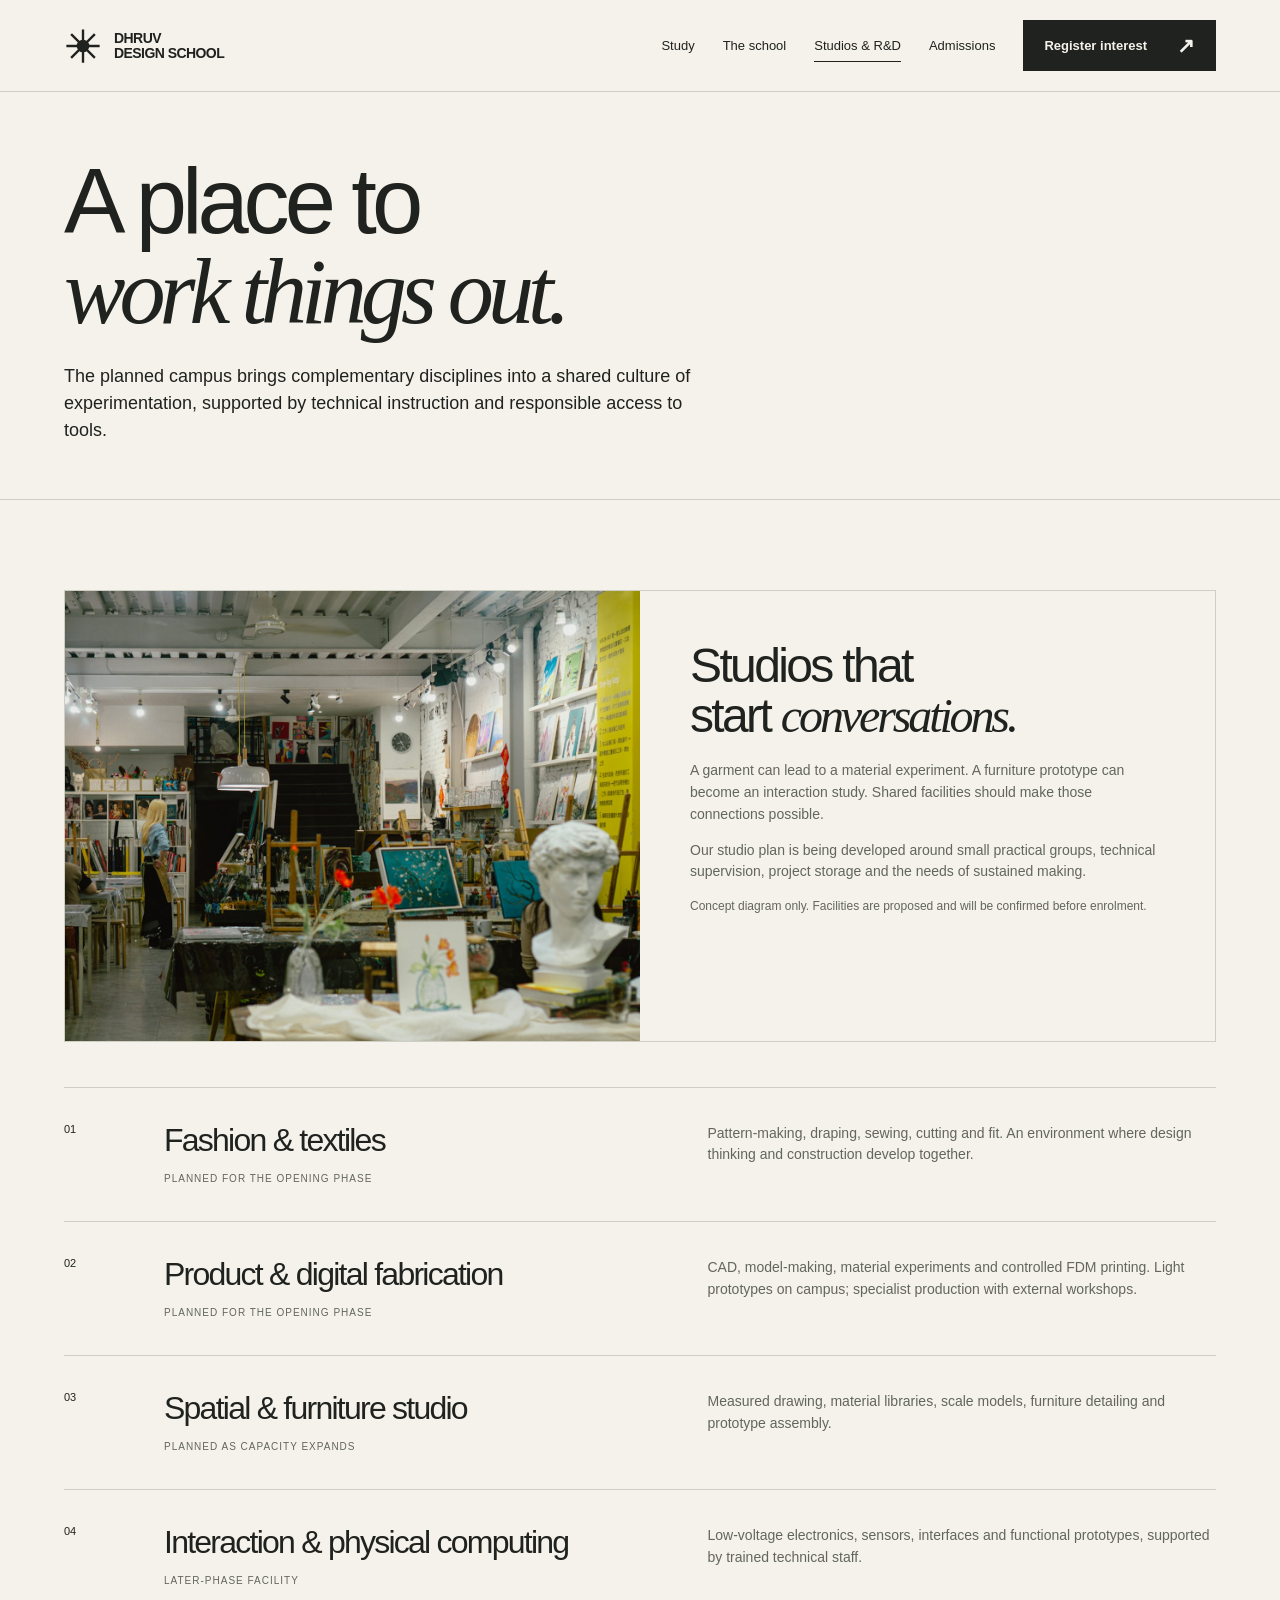
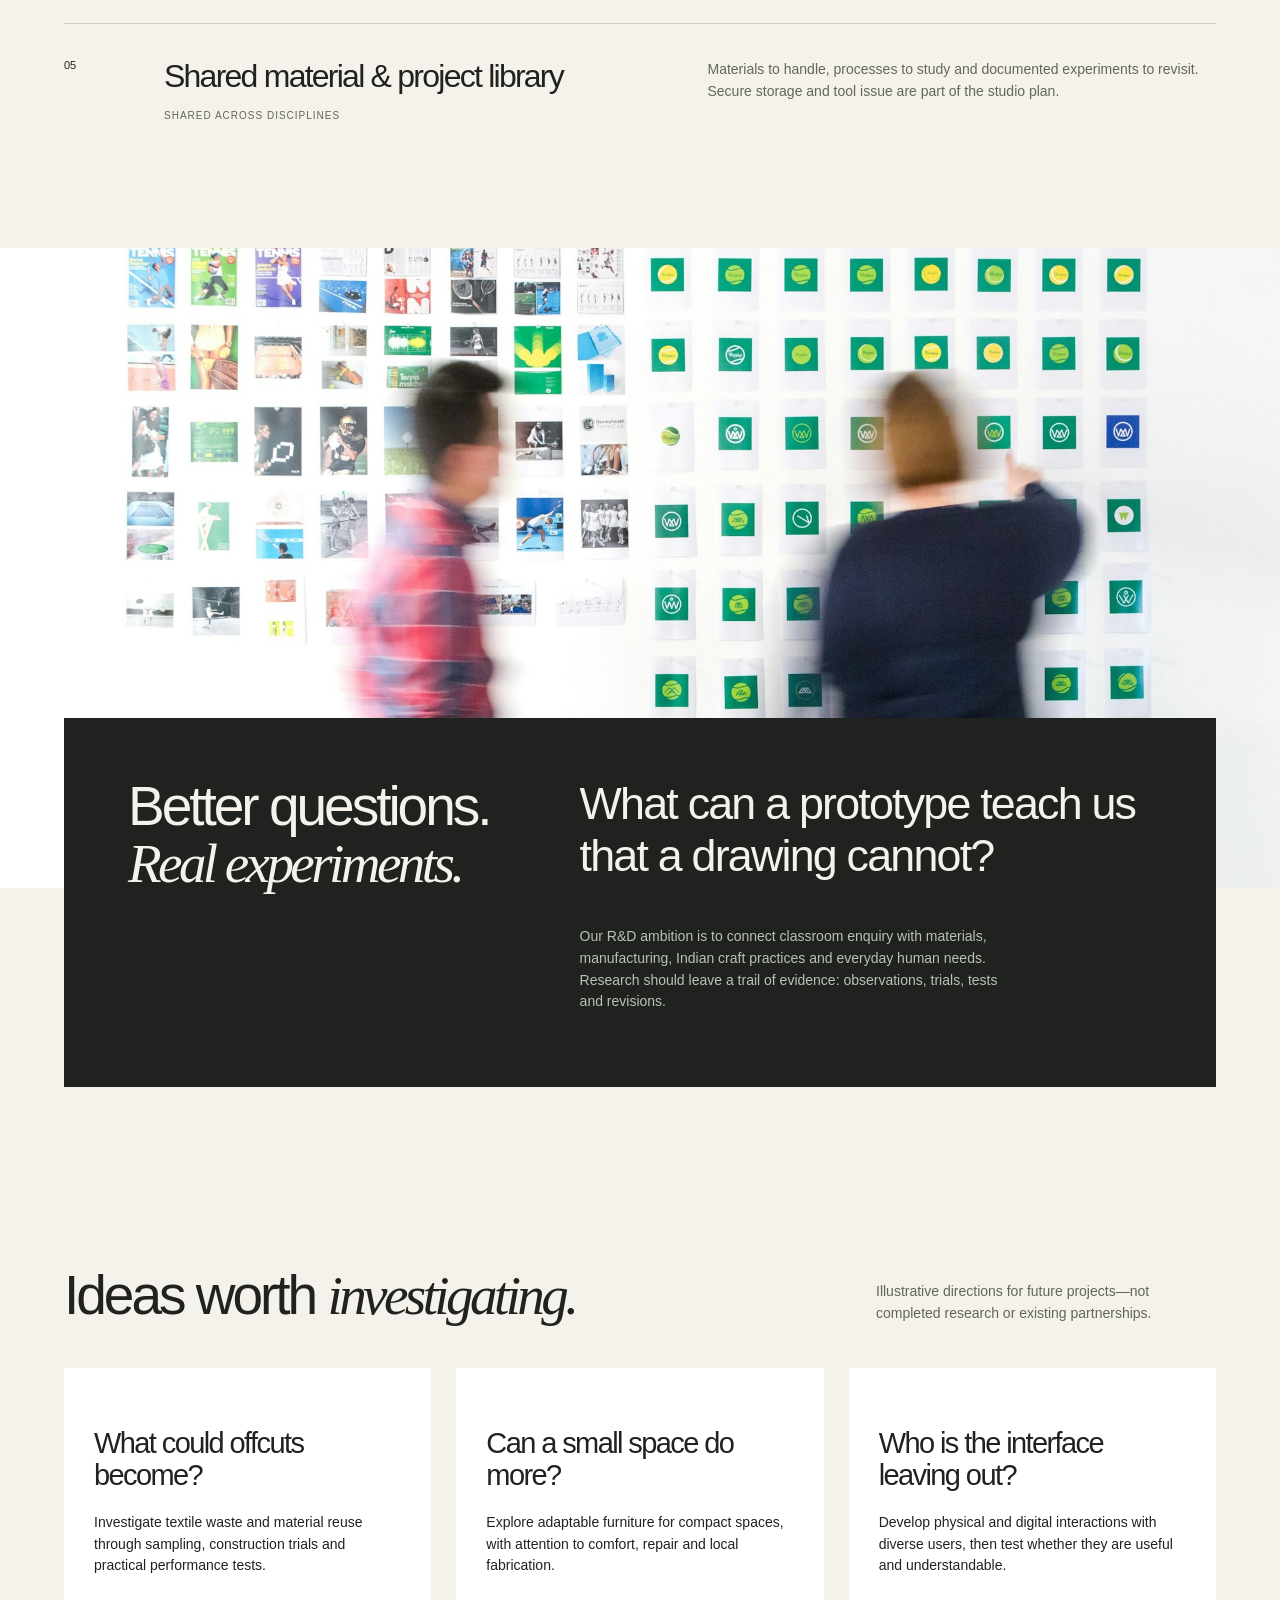
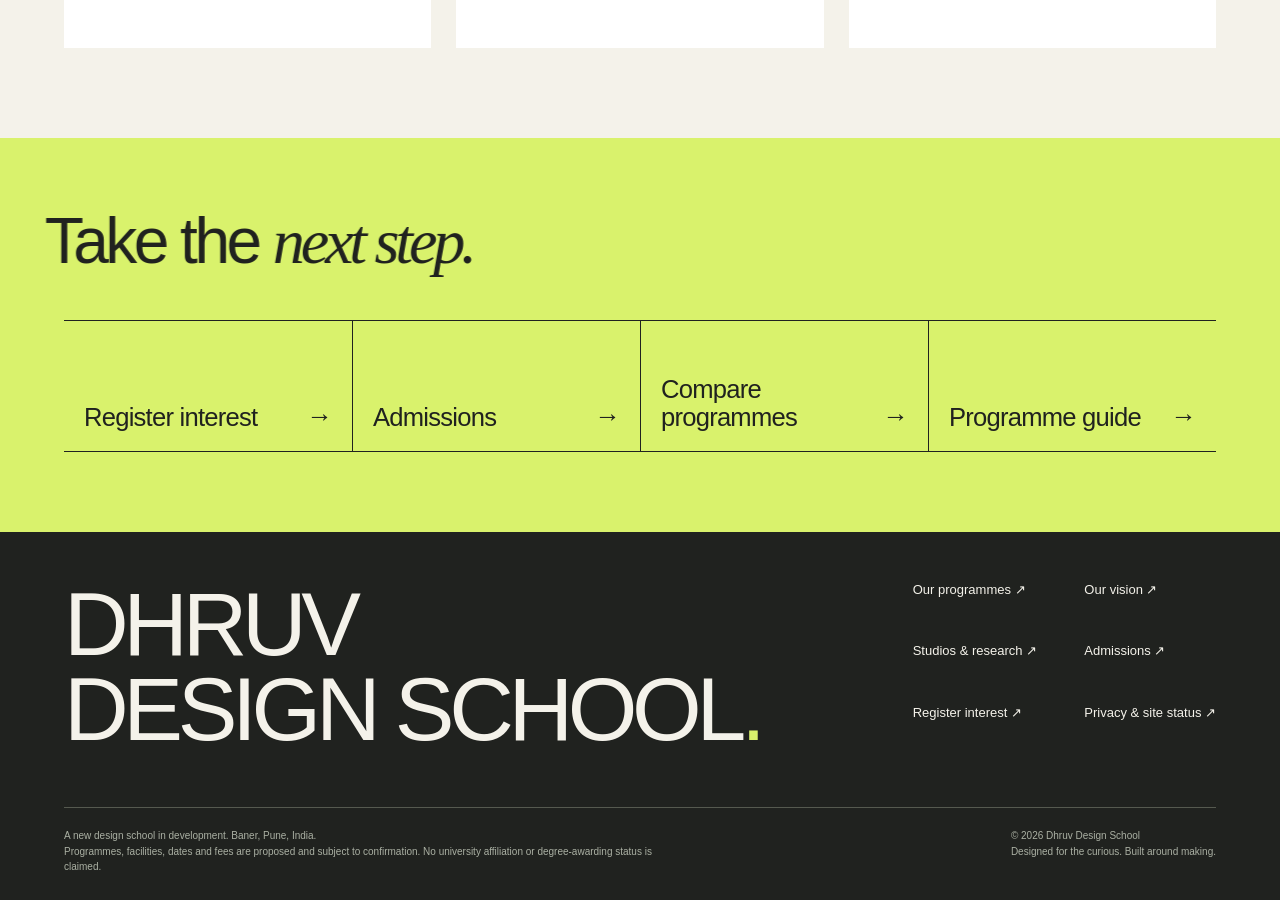
<file: studios.html>
<!doctype html><html lang="en-IN"><head><meta charset="utf-8"><meta name="viewport" content="width=device-width, initial-scale=1"><title>Studios &amp; research | Dhruv Design School</title><meta name="description" content="Explore the planned fashion, fabrication, spatial and interaction studios, and Dhruv’s research-through-making vision."><meta name="theme-color" content="#f4f2ea"><meta name="robots" content="noindex, nofollow"><meta property="og:title" content="Studios &amp; research | Dhruv Design School"><meta property="og:description" content="Explore the planned fashion, fabrication, spatial and interaction studios, and Dhruv’s research-through-making vision."><meta property="og:type" content="website"><link rel="icon" href="assets/favicon.svg" type="image/svg+xml"><link rel="stylesheet" href="assets/site.css"><script src="assets/config.js" defer></script><script src="assets/site.js" defer></script></head><body><a class="skip" href="#main">Skip to content</a><header class="site-header"><a class="brand" href="index.html" aria-label="Dhruv Design School home"><svg viewBox="0 0 48 48" fill="none" xmlns="http://www.w3.org/2000/svg" aria-hidden="true"><path d="M24 3v42M3 24h42M9 9l30 30M9 39L39 9" stroke="currentColor" stroke-width="3"/><circle cx="24" cy="24" r="8" fill="currentColor"/></svg><span>DHRUV<br>DESIGN SCHOOL</span></a><button class="menu-toggle" aria-expanded="false" aria-controls="main-nav">Menu +</button><nav class="site-nav" id="main-nav" aria-label="Main navigation"><a href="programmes.html">Study</a><a href="about.html">The school</a><a href="studios.html" aria-current="page">Studios & R&D</a><a href="admissions.html">Admissions</a><a class="button " href="register.html">Register interest<span class="arrow" aria-hidden="true">↗</span></a></nav></header><main id="main"><section class="page-intro container"><h1>A place to<br><span class="serif">work things out.</span></h1><p class="lede">The planned campus brings complementary disciplines into a shared culture of experimentation, supported by technical instruction and responsible access to tools.</p></section><section class="section container"><div class="studio-feature"><div class="graphic"><img src="assets/img/studio-campus.jpg" alt="Open art and design studio with easels and works in progress" loading="lazy" decoding="async"></div><div class="copy"><h2>Studios that<br>start <span class="serif">conversations.</span></h2><p>A garment can lead to a material experiment. A furniture prototype can become an interaction study. Shared facilities should make those connections possible.</p><p>Our studio plan is being developed around small practical groups, technical supervision, project storage and the needs of sustained making.</p><p class="research-note">Concept diagram only. Facilities are proposed and will be confirmed before enrolment.</p></div></div><div class="lab-list"><article class="lab"><span class="num">01</span><div><h3>Fashion & textiles</h3><span class="lab-status">Planned for the opening phase</span></div><p>Pattern-making, draping, sewing, cutting and fit. An environment where design thinking and construction develop together.</p></article><article class="lab"><span class="num">02</span><div><h3>Product & digital fabrication</h3><span class="lab-status">Planned for the opening phase</span></div><p>CAD, model-making, material experiments and controlled FDM printing. Light prototypes on campus; specialist production with external workshops.</p></article><article class="lab"><span class="num">03</span><div><h3>Spatial & furniture studio</h3><span class="lab-status">Planned as capacity expands</span></div><p>Measured drawing, material libraries, scale models, furniture detailing and prototype assembly.</p></article><article class="lab"><span class="num">04</span><div><h3>Interaction & physical computing</h3><span class="lab-status">Later-phase facility</span></div><p>Low-voltage electronics, sensors, interfaces and functional prototypes, supported by trained technical staff.</p></article><article class="lab"><span class="num">05</span><div><h3>Shared material & project library</h3><span class="lab-status">Shared across disciplines</span></div><p>Materials to handle, processes to study and documented experiments to revisit. Secure storage and tool issue are part of the studio plan.</p></article></div></section><section class="statement"><div class="statement-img"><img src="assets/img/critique-wall.jpg" alt="Designers arranging printed studies on a critique wall" loading="lazy" decoding="async"></div><div class="manifesto statement-panel"><div><h2>Better questions.<br><span class="serif">Real experiments.</span></h2></div><div><p class="big">What can a prototype teach us that a drawing cannot?</p><p class="small-copy">Our R&D ambition is to connect classroom enquiry with materials, manufacturing, Indian craft practices and everyday human needs. Research should leave a trail of evidence: observations, trials, tests and revisions.</p></div></div></section><section class="section container"><div class="section-head"><div><h2>Ideas worth <span class="serif">investigating.</span></h2></div><p>Illustrative directions for future projects—not completed research or existing partnerships.</p></div><div class="briefs"><article><h3>What could offcuts become?</h3><p>Investigate textile waste and material reuse through sampling, construction trials and practical performance tests.</p></article><article><h3>Can a small space do more?</h3><p>Explore adaptable furniture for compact spaces, with attention to comfort, repair and local fabrication.</p></article><article><h3>Who is the interface leaving out?</h3><p>Develop physical and digital interactions with diverse users, then test whether they are useful and understandable.</p></article></div></section><section class="next-step"><h2 data-scroll-text>Take the <span class="serif">next step.</span></h2><ul><li><a href="register.html">Register interest<span aria-hidden="true">→</span></a></li><li><a href="admissions.html">Admissions<span aria-hidden="true">→</span></a></li><li><a href="programmes.html">Compare programmes<span aria-hidden="true">→</span></a></li><li><a href="assets/programme-guide.pdf">Programme guide<span aria-hidden="true">→</span></a></li></ul></section></main><footer class="site-footer"><div class="footer-top"><a class="footer-title" href="index.html">DHRUV<br>DESIGN SCHOOL<span style="color:var(--lime)">.</span></a><div class="footer-nav"><a href="programmes.html">Our programmes ↗</a><a href="about.html">Our vision ↗</a><a href="studios.html">Studios & research ↗</a><a href="admissions.html">Admissions ↗</a><a href="register.html">Register interest ↗</a><a href="privacy.html">Privacy & site status ↗</a></div></div><div class="footer-bottom"><p>A new design school in development. Baner, Pune, India.<br>Programmes, facilities, dates and fees are proposed and subject to confirmation. No university affiliation or degree-awarding status is claimed.</p><span>© 2026 Dhruv Design School<br>Designed for the curious. Built around making.</span></div></footer></body></html>
</file>
<file: assets/site.css>
@charset "UTF-8";
:root{--paper:#f4f2ea;--ink:#20221f;--muted:#62665d;--line:#cecec2;--lime:#d9f26c;--orange:#e75b37;--lavender:#c9c4e7;--green:#2d5042;--white:#fff;--space:clamp(22px,5vw,84px)}
*{box-sizing:border-box}html{scroll-behavior:smooth;scroll-padding-top:100px}body{margin:0;background:var(--paper);color:var(--ink);font-family:Arial,Helvetica,sans-serif;-webkit-font-smoothing:antialiased}a{color:inherit;text-decoration:none}button,input,select,textarea{font:inherit}button,a,input,select,textarea{touch-action:manipulation}button{cursor:pointer}a,button{ -webkit-tap-highlight-color:transparent}a:focus-visible,button:focus-visible,input:focus-visible,select:focus-visible,textarea:focus-visible,summary:focus-visible{outline:3px solid #5845bc;outline-offset:5px}button:disabled{cursor:not-allowed}img,svg{max-width:100%}p{line-height:1.55;margin:0 0 1em}h1,h2,h3{margin:0;font-weight:500;letter-spacing:-.055em}h1{font-size:clamp(48px,7.2vw,112px);line-height:.98}h2{font-size:clamp(38px,4.3vw,68px);line-height:1.04}h3{font-size:clamp(26px,2.5vw,40px);line-height:1.1}small{font-size:12px;line-height:1.5}.skip{position:fixed;top:-80px;left:16px;z-index:100;background:var(--lime);padding:16px}.skip:focus{top:12px}.site-header{display:flex;align-items:center;justify-content:space-between;gap:24px;padding:20px var(--space);border-bottom:1px solid var(--line);background:var(--paper);position:relative;z-index:20}.brand{display:flex;align-items:center;gap:12px;font-weight:700;font-size:14px;line-height:1.06;letter-spacing:-.04em}.brand svg{width:38px;height:38px}.brand span{display:block}.site-nav{display:flex;align-items:center;gap:28px;font-size:13px}.site-nav a:not(.button){padding:8px 0;border-bottom:1px solid transparent}.site-nav a[aria-current],.site-nav a:hover{border-bottom-color:var(--ink)}.button{display:inline-flex;align-items:center;justify-content:space-between;gap:30px;min-height:48px;padding:14px 20px;background:var(--ink);color:var(--paper);border:1px solid var(--ink);font-size:13px;font-weight:600;letter-spacing:0;transition:background .2s,transform .2s}.button:hover{background:var(--green);transform:translateY(-2px)}.button.light{background:var(--lime);color:var(--ink);border-color:var(--lime)}.button.outline{background:transparent;color:var(--ink)}.button.outline:hover{background:var(--lime)}.button .arrow{font-size:21px;line-height:1}.menu-toggle{display:none;border:1px solid var(--ink);background:none;padding:12px}.eyebrow{text-transform:uppercase;letter-spacing:.12em;font-size:10px;font-weight:700;display:flex;align-items:center;gap:10px;margin-bottom:24px}.eyebrow:before{content:'';width:6px;height:6px;border-radius:50%;background:currentColor}.container{padding-left:var(--space);padding-right:var(--space)}.hero{display:grid;grid-template-columns:1.1fr 1fr;min-height:650px;border-bottom:1px solid var(--line)}.hero-copy{padding:58px 38px 38px var(--space);display:flex;flex-direction:column;align-items:flex-start}.hero h1{font-size:clamp(58px,7.1vw,112px);max-width:780px}.serif{font-family:Georgia,'Times New Roman',serif;font-style:italic;font-weight:400;letter-spacing:-.065em}.hero .intro{max-width:440px;font-size:16px;margin:28px 0}.actions{display:flex;flex-wrap:wrap;gap:12px}.hero-note{margin-top:auto;padding-top:35px;display:flex;gap:18px;align-items:center;color:var(--muted);font-size:11px}.hero-note .star{font-size:36px;color:var(--ink)}.hero-art{position:relative;overflow:hidden;background:#d9ddd1;display:grid;place-items:center;border-left:1px solid var(--line);min-height:550px}.hero-art>svg{width:100%;height:100%;position:absolute;inset:0;object-fit:cover}.art-label{position:absolute;left:24px;bottom:20px;font-size:10px;text-transform:uppercase;letter-spacing:.1em;background:var(--paper);padding:9px 12px}.art-stamp{position:absolute;right:25px;top:25px;width:85px;height:85px;border:1px solid #5c6454;border-radius:50%;display:flex;align-items:center;justify-content:center;text-align:center;font-size:9px;line-height:1.5;letter-spacing:.12em;transform:rotate(12deg)}.ticker{display:flex;justify-content:space-between;gap:16px;padding:20px var(--space);background:var(--lime);font-size:11px;text-transform:uppercase;letter-spacing:.12em;flex-wrap:wrap}.ticker b{font-size:17px;font-weight:400}.section{padding-top:90px;padding-bottom:90px}.section-head{display:flex;align-items:end;justify-content:space-between;gap:32px;margin-bottom:44px}.section-head p{max-width:340px;color:var(--muted);font-size:14px;margin:0}.text-link{font-size:13px;display:inline-flex;gap:28px;align-items:center;border-bottom:1px solid;padding:0 0 7px}.text-link:hover{color:var(--green)}.course-grid{display:grid;grid-template-columns:repeat(3,1fr);gap:24px}.course-card{display:flex;flex-direction:column;border-top:1px solid var(--ink);padding-top:12px}.course-meta{display:flex;justify-content:space-between;gap:8px;font-size:10px;text-transform:uppercase;letter-spacing:.07em;margin-bottom:12px}.course-art{position:relative;height:235px;overflow:hidden;margin-bottom:22px;display:grid;place-items:center;background:#e4d6c3}.course-art svg{width:100%;height:100%;transition:transform .5s}.course-card:hover .course-art svg{transform:scale(1.04)}.course-card h3{font-size:28px;letter-spacing:-.045em;max-width:320px;margin-bottom:14px}.course-card p{font-size:13px;color:var(--muted);max-width:340px}.course-card .text-link{margin-top:auto;align-self:flex-start}.course-card[hidden]{display:none}.pill{display:inline-block;font-size:10px;text-transform:uppercase;letter-spacing:.08em;border:1px solid var(--line);padding:7px 10px}.course-status{position:absolute;bottom:10px;left:10px;background:var(--paper);font-size:9px;padding:6px 8px;letter-spacing:.06em;text-transform:uppercase}.manifesto{background:var(--ink);color:var(--paper);display:grid;grid-template-columns:.8fr 1.2fr;gap:70px;padding:80px var(--space)}.manifesto p.big{font-size:clamp(30px,3.5vw,53px);line-height:1.16;letter-spacing:-.04em}.manifesto .text-link{color:var(--lime)}.manifesto .eyebrow{color:var(--lime)}.small-copy{font-size:14px;max-width:440px;color:#bac1b6}.method-grid{display:grid;grid-template-columns:repeat(4,1fr);border-top:1px solid var(--line)}.method-step{padding:25px 22px 0 0}.method-step+.method-step{padding-left:22px;border-left:1px solid var(--line)}.method-step .num{font-size:12px;color:var(--muted);display:block;margin-bottom:40px}.method-step h3{font-size:27px;margin-bottom:15px}.method-step p{font-size:13px;color:var(--muted)}.studio-feature{display:grid;grid-template-columns:1fr 1fr;border:1px solid var(--line)}.studio-feature .graphic{min-height:450px;background:var(--lavender);position:relative;display:grid;place-items:center;overflow:hidden}.studio-feature .copy{padding:50px}.studio-feature h2{font-size:48px;margin-bottom:20px}.studio-feature p{font-size:14px;color:var(--muted)}.tag-list{display:flex;gap:8px;flex-wrap:wrap;margin:25px 0 30px}.tag-list span{border-bottom:1px solid var(--line);padding:8px 0;margin-right:12px;font-size:11px}.cta-band{padding:65px var(--space);background:var(--lime);display:flex;justify-content:space-between;align-items:center;gap:35px}.cta-band h2{font-size:clamp(40px,5vw,72px);max-width:760px}.cta-band p{font-size:14px;max-width:330px;margin-top:20px}.site-footer{background:var(--ink);color:var(--paper);padding:50px var(--space) 25px}.footer-top{display:flex;justify-content:space-between;gap:32px;margin-bottom:55px}.footer-title{font-size:clamp(42px,7vw,96px);letter-spacing:-.06em;line-height:.95}.footer-nav{display:grid;grid-template-columns:1fr 1fr;gap:14px 40px;font-size:13px}.footer-bottom{border-top:1px solid #55594f;padding-top:20px;display:flex;justify-content:space-between;gap:24px;color:#aab0a3;font-size:10px;line-height:1.6}.footer-bottom p{max-width:590px;margin:0}.page-intro{padding-top:65px;padding-bottom:55px;border-bottom:1px solid var(--line)}.page-intro h1{max-width:950px}.page-intro .lede{font-size:18px;max-width:640px;margin:25px 0 0;line-height:1.5}.page-intro .eyebrow{margin-bottom:28px}.programme-top{display:flex;align-items:center;justify-content:space-between;gap:25px}.filters{display:flex;gap:9px;flex-wrap:wrap;margin:30px 0}.filter{border:1px solid var(--line);background:transparent;padding:11px 16px;font-size:12px;border-radius:24px}.filter[aria-pressed=true]{background:var(--ink);color:var(--paper);border-color:var(--ink)}.filter:hover{border-color:var(--ink)}.search{background:transparent;border:none;border-bottom:1px solid var(--ink);padding:12px 0;min-width:250px}.result-count{font-size:12px;color:var(--muted);margin-bottom:25px}.course-hero{display:grid;grid-template-columns:1.45fr .75fr;gap:65px;padding-top:55px;padding-bottom:55px}.course-hero h1{font-size:clamp(45px,5.5vw,82px)}.course-hero .lede{font-size:17px;max-width:620px;margin:25px 0}.course-summary{background:var(--lime);padding:30px;align-self:start}.course-summary dl{margin:0 0 25px}.course-summary dl>div{border-bottom:1px solid #aabb65;padding:14px 0}.course-summary dt{font-size:10px;text-transform:uppercase;letter-spacing:.1em;margin-bottom:5px}.course-summary dd{margin:0;font-size:16px}.course-summary .button{width:100%}.course-summary small{display:block;margin-top:12px}.course-body{display:grid;grid-template-columns:220px 1fr;gap:65px;padding-top:55px;padding-bottom:85px;border-top:1px solid var(--line)}.side-nav{display:flex;flex-direction:column;gap:18px;align-items:start;position:sticky;top:30px;height:max-content;font-size:12px}.side-nav a{border-bottom:1px solid transparent;padding-bottom:5px}.side-nav a:hover{border-color:var(--ink)}.content-section{margin-bottom:55px;max-width:850px}.content-section h2{font-size:38px;margin-bottom:24px}.content-section>p{font-size:15px;max-width:720px}.content-section details{border-top:1px solid var(--line);padding:20px 0}.content-section details:last-child{border-bottom:1px solid var(--line)}summary{cursor:pointer;display:flex;justify-content:space-between;align-items:center;font-size:17px;list-style:none;gap:20px}summary::-webkit-details-marker{display:none}summary:after{content:'+';font-size:24px;font-weight:400}details[open] summary:after{content:'−'}details p{font-size:14px;margin:18px 40px 0 0;color:var(--muted)}.note{border-left:3px solid var(--orange);padding:12px 18px;background:#ebe9e0;font-size:13px;line-height:1.6}.two-col{display:grid;grid-template-columns:1fr 1fr;gap:60px}.two-col h2{margin-bottom:26px}.two-col p{font-size:16px}.vision-block{font-size:clamp(35px,4.5vw,65px);line-height:1.12;letter-spacing:-.04em;max-width:1080px;margin-bottom:50px}.principles{display:grid;grid-template-columns:repeat(3,1fr);gap:30px}.principles article{border-top:1px solid var(--line);padding-top:22px}.principles h3{margin:25px 0 16px;font-size:30px}.principles p{font-size:14px;color:var(--muted)}.split-panel{display:grid;grid-template-columns:1fr 1fr;gap:60px;background:#e4e7da;padding:70px var(--space)}.split-panel p{font-size:16px;max-width:550px}.reading-list{display:grid;gap:15px}.reading-list a{display:flex;justify-content:space-between;border-bottom:1px solid var(--line);padding:16px 0;font-size:15px}.reading-list small{display:block;color:var(--muted);margin-top:8px}.lab-list{margin-top:45px}.lab{display:grid;grid-template-columns:65px 1fr 1fr;gap:35px;padding:35px 0;border-top:1px solid var(--line)}.lab h3{font-size:32px}.lab p{font-size:14px;margin:0;color:var(--muted)}.lab .num{font-size:11px}.lab-status{display:inline-block;font-size:10px;text-transform:uppercase;letter-spacing:.1em;margin-top:15px;color:var(--muted)}.briefs{display:grid;grid-template-columns:repeat(3,1fr);gap:25px}.briefs article{background:var(--white);padding:30px;min-height:280px}.briefs h3{font-size:29px;margin:30px 0 20px}.briefs p{font-size:14px}.admission-steps{list-style:none;margin:0;padding:0}.admission-steps li{border-top:1px solid var(--line);padding:25px 0;display:grid;grid-template-columns:45px 1fr;gap:20px}.admission-steps h3{font-size:26px;margin-bottom:12px}.admission-steps p{font-size:14px;color:var(--muted)}.faq{max-width:850px;margin:0 auto}.faq details{border-top:1px solid var(--line);padding:24px 0}.faq h2{margin-bottom:35px}.registration-shell{display:grid;grid-template-columns:1fr 1fr;gap:60px;padding-top:60px;padding-bottom:80px}.registration-shell h2{font-size:43px;margin-bottom:25px}.registration-shell p{font-size:15px}.form-panel{background:#fff;padding:35px;border:1px solid var(--line)}.form-panel label{display:block;font-size:12px;margin-bottom:9px;font-weight:600}.form-panel input,.form-panel select,.form-panel textarea{width:100%;border:1px solid #9b9e93;background:#fff;border-radius:0;padding:13px;margin-bottom:24px;min-height:46px}.form-panel textarea{resize:vertical;min-height:100px}.form-panel .row{display:grid;grid-template-columns:1fr 1fr;gap:20px}.form-panel .check{display:flex;gap:10px;align-items:start;font-weight:400;line-height:1.5}.form-panel .check input{width:18px;min-height:18px;margin:0;flex:none}.form-panel .button{width:100%;margin-top:12px}.preview-notice{padding:15px;background:var(--lime);font-size:12px;line-height:1.5;margin-bottom:25px}.form-feedback{padding:20px;border:1px solid var(--green);margin-top:20px;background:var(--paper)}.form-feedback:focus{outline:2px solid var(--green)}.form-feedback h3{font-size:24px;margin-bottom:12px}.form-feedback dl{font-size:13px;line-height:1.6}.form-feedback dt{font-weight:bold;margin-top:10px}.form-feedback dd{margin:0;overflow-wrap:anywhere}.form-feedback p{font-size:13px}.privacy-copy{max-width:780px}.privacy-copy h2{font-size:30px;margin:35px 0 20px}.privacy-copy p{font-size:15px}.breadcrumbs{font-size:11px;color:var(--muted);margin-bottom:30px}.compare-scroll{overflow-x:auto}.compare{border-collapse:collapse;width:100%;font-size:13px;min-width:650px;margin-top:35px}.compare th,.compare td{text-align:left;padding:18px 14px;border-bottom:1px solid var(--line);vertical-align:top}.compare th{font-size:10px;text-transform:uppercase;letter-spacing:.08em}.compare td:first-child{font-weight:600}.compare td a{text-decoration:underline;text-underline-offset:3px}.empty{padding:30px;border:1px solid var(--line)}.paper-quote{font-family:Georgia,serif;font-size:clamp(35px,5vw,65px);line-height:1.12;font-style:italic;letter-spacing:-.04em}.research-note{font-size:12px!important;color:var(--muted)}[hidden]{display:none!important}::selection{background:var(--lime);color:var(--ink)}
@media(min-width:1600px){body{max-width:1920px;margin:0 auto;border-left:1px solid var(--line);border-right:1px solid var(--line)}}
@media(max-width:1050px){.site-nav{gap:18px}.hero{min-height:580px}.hero-copy{padding-right:25px}.hero h1{font-size:72px}.hero-art{min-height:500px}.course-art{height:200px}.manifesto{gap:40px}.course-hero{gap:35px}.course-body{grid-template-columns:150px 1fr;gap:35px}.studio-feature .copy{padding:35px}.site-nav .button{padding:12px}.lab{grid-template-columns:30px 1fr 1fr;gap:20px}}
@media(max-width:760px){.site-header{padding-top:16px;padding-bottom:16px}.menu-toggle{display:block}.site-nav{display:none;position:absolute;top:100%;left:0;right:0;background:var(--paper);padding:25px var(--space);border-bottom:1px solid var(--ink);flex-direction:column;align-items:stretch;gap:16px}.site-nav.open{display:flex}.site-nav .button{justify-content:space-between}.hero{grid-template-columns:1fr}.hero-copy{padding:40px var(--space)}.hero h1{font-size:clamp(60px,13.5vw,90px)}.hero-note{padding-top:30px}.hero-art{height:440px;min-height:0;border-left:none;border-top:1px solid var(--line)}.ticker{font-size:9px;gap:14px;justify-content:center}.ticker b{display:none}.section{padding-top:55px;padding-bottom:55px}.section-head{align-items:start;flex-direction:column;gap:20px}.section-head p{max-width:500px}.course-grid{grid-template-columns:1fr 1fr;gap:35px 18px}.course-card h3{font-size:25px}.course-art{height:200px}.manifesto,.studio-feature,.two-col,.split-panel,.registration-shell{grid-template-columns:1fr;gap:30px}.manifesto{padding-top:55px;padding-bottom:55px}.method-grid{grid-template-columns:1fr 1fr;gap:30px 0}.method-step:nth-child(3){padding-left:0;border-left:none}.method-step .num{margin-bottom:25px}.studio-feature .graphic{min-height:330px}.studio-feature .copy{padding:30px}.studio-feature h2{font-size:40px}.cta-band{flex-direction:column;align-items:start;padding-top:45px;padding-bottom:45px}.footer-top{flex-direction:column;gap:35px}.footer-bottom{flex-direction:column}.page-intro{padding-top:40px;padding-bottom:40px}.page-intro h1{font-size:60px}.programme-top{align-items:stretch;flex-direction:column}.search{width:100%}.course-hero{grid-template-columns:1fr;padding-top:35px;gap:30px}.course-hero h1{font-size:53px}.course-summary{width:100%}.course-summary dl{display:grid;grid-template-columns:1fr 1fr;gap:0 20px}.course-body{grid-template-columns:1fr;gap:30px;padding-top:30px}.side-nav{position:static;flex-direction:row;flex-wrap:wrap;gap:15px;border-bottom:1px solid var(--line);padding-bottom:20px}.content-section h2{font-size:34px}.principles,.briefs{grid-template-columns:1fr}.principles article{padding:25px 0}.principles h3{margin-top:15px}.split-panel{padding-top:45px;padding-bottom:45px}.lab{grid-template-columns:25px 1fr}.lab p{grid-column:2}.form-panel{padding:24px}.registration-shell{padding-top:40px}.form-panel .row{grid-template-columns:1fr;gap:0}.lab h3{font-size:28px}}
@media(max-width:430px){.course-grid{grid-template-columns:1fr}.course-art{height:260px}.course-card h3{font-size:32px}.hero-art{height:370px}.hero .intro{font-size:15px}.actions{width:100%}.actions .button{width:100%}.page-intro h1{font-size:51px}.course-hero h1{font-size:45px}.method-step h3{font-size:24px}.course-summary{padding:22px}.footer-nav{gap:14px 22px}}
@media(prefers-reduced-motion:reduce){html{scroll-behavior:auto}*,*:before,*:after{animation:none!important;transition:none!important}}
.sr-only{position:absolute;width:1px;height:1px;padding:0;margin:-1px;overflow:hidden;clip:rect(0,0,0,0);white-space:nowrap;border:0}.hero-art img,.course-art img,.studio-feature .graphic img{position:absolute;inset:0;width:100%;height:100%;object-fit:cover;display:block}.course-art img{transition:transform .5s}.course-card:hover .course-art img,.course-art:focus-visible img{transform:scale(1.04)}.quick-links{list-style:none;margin:8px 0 0;padding:0;width:100%;max-width:520px;border-top:1px solid var(--ink)}.quick-links a{display:flex;justify-content:space-between;align-items:center;padding:15px 0;border-bottom:1px solid var(--line);font-size:18px;letter-spacing:-.02em;transition:padding .25s,color .25s}.quick-links a span{font-size:20px;transition:transform .25s}.quick-links a:hover{padding-left:8px}.quick-links a:hover span{transform:translateX(6px)}
.statement{position:relative;padding-bottom:90px}.statement-img{position:relative;height:clamp(320px,52vw,640px);overflow:hidden}.statement-img img{position:absolute;inset:0;width:100%;height:100%;object-fit:cover}.statement-panel{position:relative;margin:-170px var(--space) 0;padding:60px 64px}
.disciplines{background:var(--ink);color:var(--paper);padding-top:80px}.disciplines-head{display:grid;grid-template-columns:1.2fr 1fr;gap:40px;align-items:end;padding-bottom:50px}.disciplines-head p{color:#c9cbc2;font-size:14px;max-width:360px}.disciplines-head .text-link{color:var(--lime)}
.strip{display:grid;grid-template-columns:repeat(6,1fr);height:clamp(380px,40vw,560px)}.strip a{position:relative;overflow:hidden;border-left:1px solid rgba(244,242,234,.18)}.strip a:first-child{border-left:0}.strip img{position:absolute;inset:0;width:100%;height:100%;object-fit:cover;filter:brightness(.6) saturate(.9);transition:filter .4s,transform .6s}.strip a:hover img,.strip a:focus-visible img{filter:brightness(.9);transform:scale(1.04)}.strip span{position:absolute;left:16px;right:16px;bottom:20px;font-size:13px;font-weight:700;line-height:1.3;letter-spacing:-.01em;color:var(--paper)}.strip span:after{content:' →';color:var(--lime)}
.stories{display:grid;grid-template-columns:1fr 1fr;gap:30px 70px;align-items:start}.story{display:block}.story:nth-child(even){margin-top:150px}.story-img{position:relative;aspect-ratio:4/3;overflow:hidden;margin-bottom:22px;background:var(--line)}.story:nth-child(4n+1) .story-img{aspect-ratio:4/5}.story-img img{position:absolute;inset:0;width:100%;height:100%;object-fit:cover;transition:transform .6s}.story:hover .story-img img{transform:scale(1.04)}.story h3{font-size:clamp(24px,2.2vw,34px);max-width:520px}.story-arrow{display:block;font-size:22px;margin:12px 0;transition:transform .25s}.story:hover .story-arrow{transform:translateX(6px)}.story p{color:var(--muted);font-size:14px;max-width:440px}.story-more{display:flex;flex-direction:column;justify-content:space-between;align-self:end;min-height:240px;padding:40px;background:var(--lime);font-size:clamp(26px,2.4vw,36px);letter-spacing:-.04em;line-height:1.1}.story-more:hover .story-arrow{transform:translateX(6px)}
.course-banner{margin:0;border-top:1px solid var(--line)}.course-banner img{display:block;width:100%;height:clamp(260px,42vw,560px);object-fit:cover}.course-banner figcaption{font-size:11px;color:var(--muted);padding-top:12px;padding-bottom:12px;border-bottom:1px solid var(--line)}
@media(max-width:1050px){.statement-panel{padding:44px}.strip{grid-template-columns:repeat(3,1fr);height:auto}.strip a{height:260px}.strip a:nth-child(4){border-left:0}.disciplines-head{grid-template-columns:1fr}}
@media(max-width:760px){.statement{padding-bottom:55px}.statement-panel{margin:-80px 16px 0;padding:32px 24px}.strip{grid-template-columns:1fr 1fr}.strip a{height:200px;border-left:0;border-top:1px solid rgba(244,242,234,.18)}.strip a:nth-child(even){border-left:1px solid rgba(244,242,234,.18)}.disciplines{padding-top:55px}.stories{grid-template-columns:1fr;gap:45px}.story:nth-child(even){margin-top:0}.story:nth-child(4n+1) .story-img{aspect-ratio:4/3}.quick-links a{font-size:16px}}
.stats{display:grid;grid-template-columns:repeat(4,1fr);gap:40px;padding-top:10px;padding-bottom:100px}.stats div{border-top:1px solid var(--ink);padding-top:22px}.stats strong{display:block;font-size:clamp(56px,6.4vw,104px);font-weight:500;letter-spacing:-.065em;line-height:1}.stats p{font-size:13px;color:var(--muted);max-width:250px;margin:16px 0 0}
.academics{padding-bottom:100px}.academics .display{font-size:clamp(88px,14vw,220px);line-height:.8;letter-spacing:-.075em;position:relative;z-index:2;margin:0 0 -.3em calc(41.6% + 20px)}.academics .display:after{content:'.';color:var(--orange)}.academics-grid{display:grid;grid-template-columns:1fr 1.4fr;gap:48px;align-items:start}.academics-copy{padding-top:110px}.academics-copy>p{font-size:16px;max-width:430px}.academics-img{position:relative;aspect-ratio:4/3;overflow:hidden;background:var(--line)}.academics-img img{position:absolute;inset:0;width:100%;height:100%;object-fit:cover}
.levels{list-style:none;padding:0;margin:28px 0 34px;border-top:1px solid var(--ink)}.levels a{display:block;padding:16px 0;border-bottom:1px solid var(--line);transition:padding .25s}.levels a:hover{padding-left:8px}.levels strong{display:block;font-size:19px;font-weight:500;letter-spacing:-.02em}.levels strong:after{content:' →'}.levels span{display:block;font-size:13px;color:var(--muted);margin-top:4px}
.next-step{background:var(--lime);padding:70px var(--space) 80px}.next-step h2{font-size:clamp(40px,5vw,72px);margin-bottom:44px}.next-step ul{list-style:none;margin:0;padding:0;display:grid;grid-template-columns:repeat(4,1fr);border-top:1px solid var(--ink);border-bottom:1px solid var(--ink)}.next-step li+li{border-left:1px solid var(--ink)}.next-step a{display:flex;justify-content:space-between;align-items:flex-end;gap:16px;min-height:130px;padding:20px;font-size:clamp(20px,2vw,28px);letter-spacing:-.03em;line-height:1.1;transition:background .25s,color .25s}.next-step a span{font-size:26px;transition:transform .25s}.next-step a:hover{background:var(--ink);color:var(--lime)}.next-step a:hover span{transform:translateX(5px)}
@media(max-width:1050px){.stats{grid-template-columns:1fr 1fr;gap:34px 30px}.academics-copy{padding-top:70px}.next-step ul{grid-template-columns:1fr 1fr}.next-step li:nth-child(3){border-left:0}.next-step li:nth-child(n+3){border-top:1px solid var(--ink)}}
@media(max-width:760px){.stats{padding-bottom:60px}.academics{padding-bottom:60px}.academics .display{margin-left:0;margin-bottom:-.22em}.academics-grid{grid-template-columns:1fr;gap:28px}.academics-copy{padding-top:0;order:2}.next-step{padding-top:50px;padding-bottom:55px}.next-step ul{grid-template-columns:1fr}.next-step li+li{border-left:0;border-top:1px solid var(--ink)}.next-step a{min-height:0;padding:20px 4px}}
.stats{padding-top:90px}.story-more{background:var(--ink);color:var(--paper)}.story-more .story-arrow{color:var(--lime)}
@media(max-width:760px){.stats{padding-top:55px}}
body{overflow-x:clip}[data-scroll-text]{--p:.5;--shift:7vw;--from:var(--line);--to:var(--ink);color:var(--from);transform:translate3d(calc((.5 - var(--p)) * var(--shift)),0,0);transition:color 1s cubic-bezier(.2,.7,.2,1);will-change:transform}[data-scroll-text].in-view{color:var(--to)}.academics .display[data-scroll-text]:after{color:var(--from);transition:color 1s .25s}.academics .display[data-scroll-text].in-view:after{color:var(--orange)}.disciplines [data-scroll-text]{--from:#4e5149;--to:var(--paper)}.next-step [data-scroll-text]{--from:rgba(32,34,31,.22)}
@media(max-width:760px){[data-scroll-text]{--shift:10vw}.academics .display[data-scroll-text]{--shift:20vw}}
@media(prefers-reduced-motion:reduce){[data-scroll-text]{transform:none;transition:none}}
</file>
